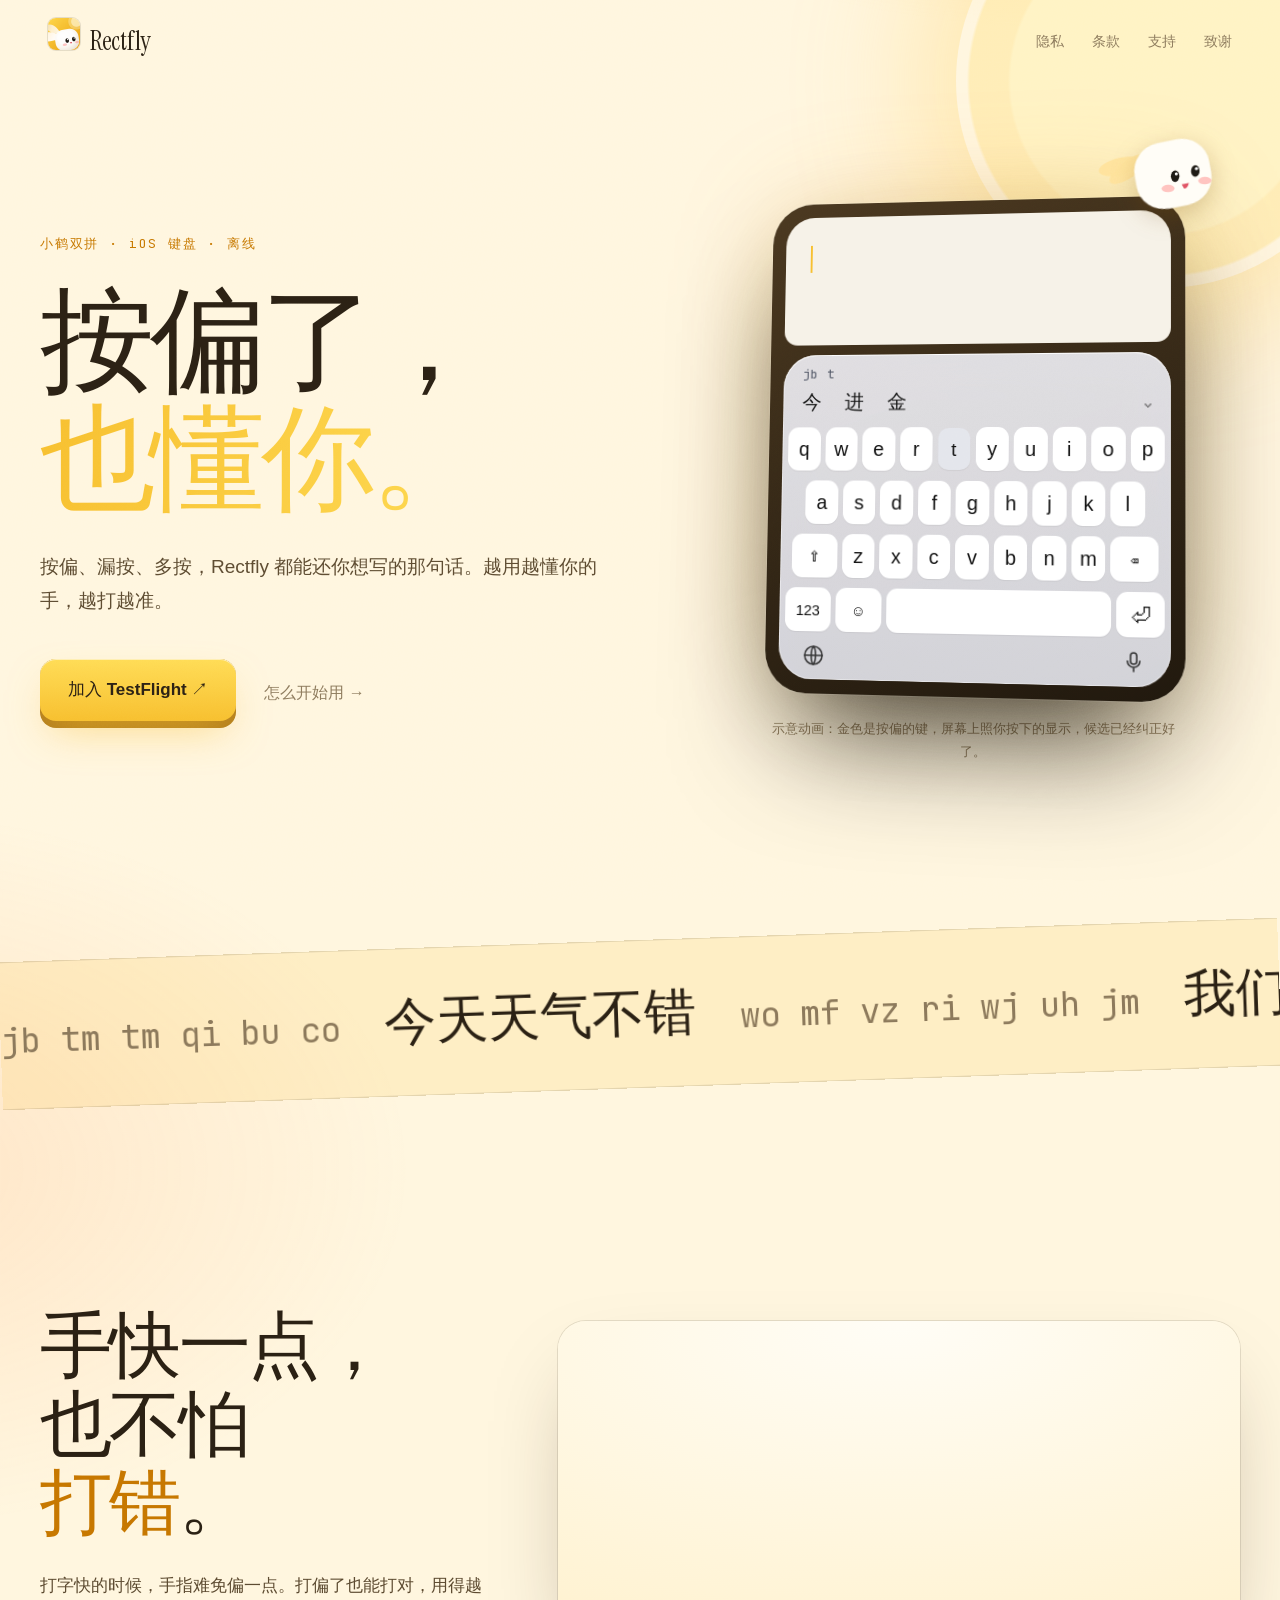
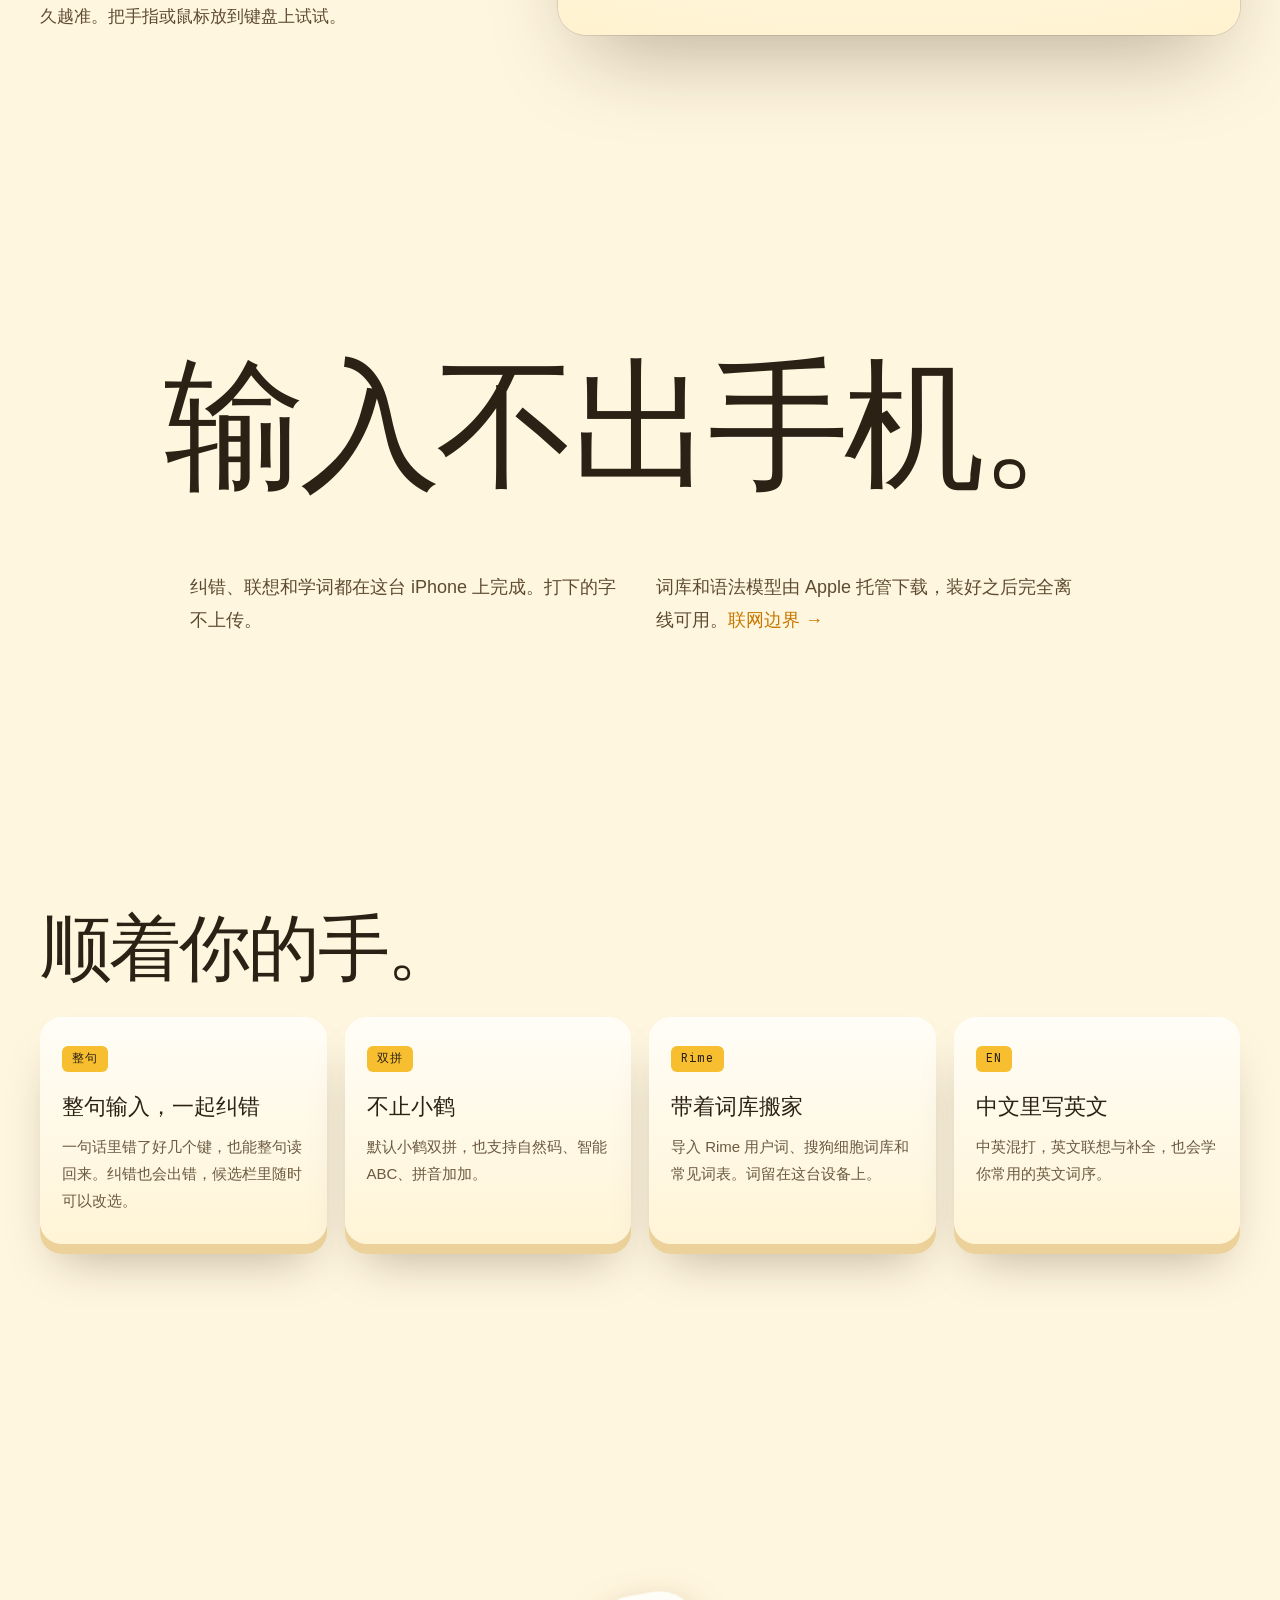
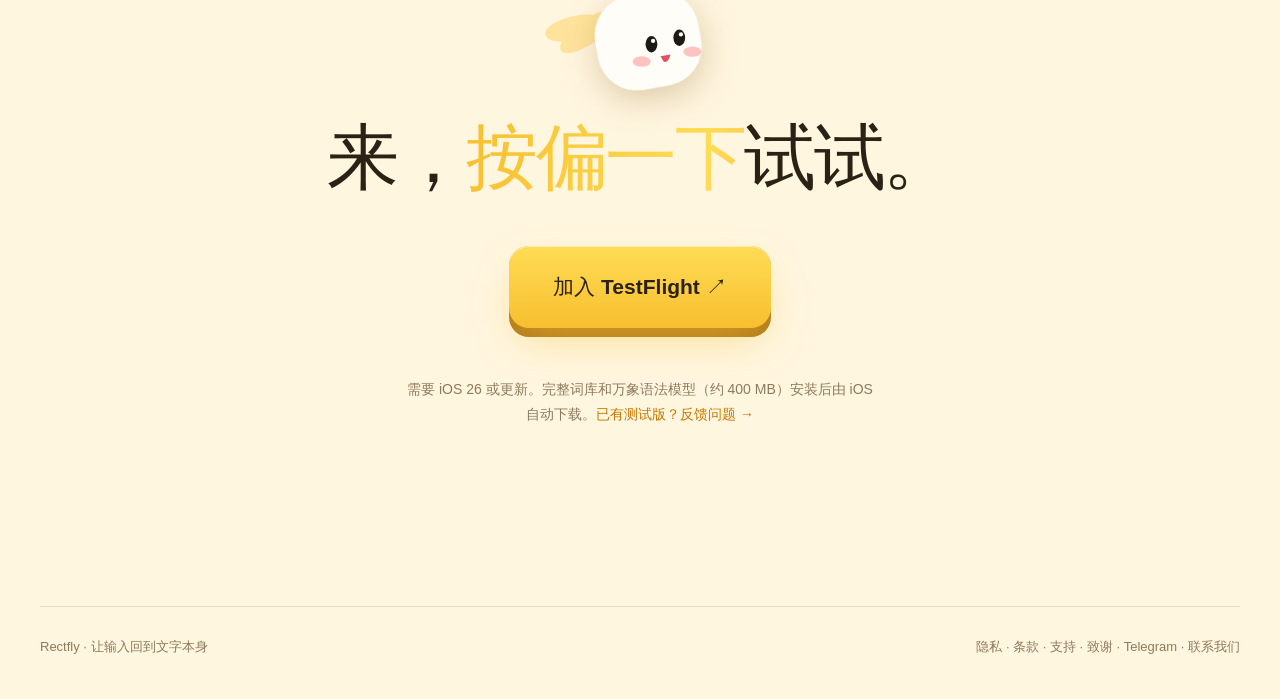
<file: index.html>
<!doctype html>
<html lang="zh-CN">
<head>
  <meta charset="utf-8">
  <meta name="viewport" content="width=device-width, initial-scale=1">
  <meta name="color-scheme" content="light dark">
  <meta name="theme-color" content="#fff6df" media="(prefers-color-scheme: light)">
  <meta name="theme-color" content="#0b0f1a" media="(prefers-color-scheme: dark)">
  <meta name="description" content="Rectfly 是一款离线运行的 iOS 双拼键盘：按偏了也能读懂你，整句纠错，Rime 用户词库导入，中英混打。">
  <meta name="referrer" content="no-referrer">
  <title>Rectfly — 按偏了，也懂你</title>
  <link rel="icon" type="image/png" href="assets/app-icon.png" media="(prefers-color-scheme: light)">
  <link rel="icon" type="image/png" href="assets/app-icon-dark.png" media="(prefers-color-scheme: dark)">
  <link rel="apple-touch-icon" href="assets/app-icon.png">
  <link rel="stylesheet" href="home.css">
</head>
<body>
  <a class="skip" href="#main">跳到正文</a>
  <svg class="grain" aria-hidden="true"><filter id="grain"><feTurbulence type="fractalNoise" baseFrequency=".8" numOctaves="3" stitchTiles="stitch"/><feColorMatrix values="0 0 0 0 1  0 0 0 0 1  0 0 0 0 1  0 0 0 .07 0"/></filter><rect width="100%" height="100%" filter="url(#grain)"/></svg>
  <canvas id="taps" aria-hidden="true"></canvas>
  <div class="sky" aria-hidden="true"><div class="sun"></div><div class="stars" id="stars"></div></div>

  <header class="top">
    <a class="brand" href="index.html" aria-label="Rectfly 首页"><picture><source srcset="assets/app-icon-dark.png" media="(prefers-color-scheme: dark)"><img src="assets/app-icon.png" width="32" height="32" alt=""></picture>Rectfly</a>
    <nav aria-label="主导航"><a href="privacy.html">隐私</a><a href="terms.html">条款</a><a href="support.html">支持</a><a href="attributions.html">致谢</a></nav>
  </header>

  <main id="main" tabindex="-1">
    <section class="hero" aria-labelledby="hero-title">
      <div class="hero-copy">
        <p class="kicker reveal" style="--d:0">小鹤双拼 · iOS 键盘 · 离线</p>
        <h1 id="hero-title" class="reveal" style="--d:1"><span class="line">按偏了，</span><span class="line accent-line">也懂你。</span></h1>
        <p class="lede reveal" style="--d:2">按偏、漏按、多按，Rectfly 都能还你想写的那句话。越用越懂你的手，越打越准。</p>
        <div class="cta-row reveal" style="--d:3">
          <a class="keycap-btn" href="https://testflight.apple.com/join/un67VMZe"><span class="cap">加入 TestFlight<span aria-hidden="true"> ↗</span></span></a>
          <a class="ghost" href="support.html">怎么开始用 →</a>
        </div>
      </div>

      <figure class="demo reveal" style="--d:2" aria-label="演示：按偏的键被纠正成正确的句子">
        <div class="phone">
          <svg class="mascot perched" viewBox="-6 6 110 92" aria-hidden="true">
  <g class="ears">
    <ellipse class="ear ear-a" cx="24" cy="25.5" rx="20" ry="7.5" transform="rotate(-35 24 26)"/>
    <ellipse class="ear ear-b" cx="18" cy="44.5" rx="19" ry="7.5" transform="rotate(-12 18 44)"/>
  </g>
  <g class="bob">
    <rect class="body" x="22" y="32" width="64" height="58" rx="24" transform="rotate(-10 54 61)"/>
    <g class="face">
      <ellipse class="blush" cx="50" cy="73.5" rx="5.5" ry="3.2"/>
      <ellipse class="blush" cx="81" cy="67.5" rx="5.5" ry="3.2"/>
      <g class="eyes">
        <ellipse cx="56" cy="63" rx="3.6" ry="5"/><ellipse cx="73" cy="59" rx="3.6" ry="5"/>
        <circle class="glint" cx="57" cy="61" r="1.3"/><circle class="glint" cx="74" cy="57" r="1.3"/>
      </g>
      <path class="mouth" d="M61.5 70.3 L67.6 69.2 Q66.2 74.8 63.4 73.6 Z"/>
    </g>
  </g>
</svg>
          <div class="sheet"><p class="sheet-text" id="sheet"></p><span class="caret" aria-hidden="true"></span></div>
          <div class="kb" id="kb" aria-hidden="true">
            <div class="comp" id="comp"></div>
            <div class="cands" id="cands"><span class="ph">候选</span></div>
            <div class="rows" id="rows"></div>
          </div>
        </div>
        <figcaption>示意动画：金色是按偏的键，屏幕上照你按下的显示，候选已经纠正好了。</figcaption>
      </figure>
    </section>

    <section class="marquee" aria-hidden="true">
      <div class="track">
        <span>jb tm tm qi bu co</span><i>今天天气不错</i><span>wo mf vz ri wj uh jm</span><i>我们周日晚上见</i><span>ni hc ui jp</span><i>你好世界</i><span>xm zl kl ui</span><i>现在开始</i>
        <span>jb tm tm qi bu co</span><i>今天天气不错</i><span>wo mf vz ri wj uh jm</span><i>我们周日晚上见</i><span>ni hc ui jp</span><i>你好世界</i><span>xm zl kl ui</span><i>现在开始</i>
      </div>
    </section>

    <section class="cloud-sec" aria-labelledby="cloud-title">
      <div class="cloud-copy">
        <h2 id="cloud-title" class="reveal">手快一点，<br>也不怕<br><em>打错</em>。</h2>
        <p class="reveal" style="--d:1">打字快的时候，手指难免偏一点。打偏了也能打对，用得越久越准。把手指或鼠标放到键盘上试试。</p>
      </div>
      <div class="cloud-stage reveal" style="--d:1"><canvas id="cloud" aria-label="键盘示意：放上手指或鼠标试试"></canvas></div>
    </section>

    <section class="offline" aria-labelledby="offline-title">
      <h2 id="offline-title" class="split">输入不出手机。</h2>
      <div class="offline-grid">
        <p class="reveal">纠错、联想和学词都在这台 iPhone 上完成。打下的字不上传。</p>
        <p class="reveal" style="--d:1">词库和语法模型由 Apple 托管下载，装好之后完全离线可用。<a href="privacy.html#network">联网边界 →</a></p>
      </div>
    </section>

    <section class="caps" aria-labelledby="caps-title">
      <h2 id="caps-title" class="reveal">顺着你的手。</h2>
      <div class="cap-grid">
        <article class="feature-cap reveal" style="--d:0"><span class="legend">整句</span><h3>整句输入，一起纠错</h3><p>一句话里错了好几个键，也能整句读回来。纠错也会出错，候选栏里随时可以改选。</p></article>
        <article class="feature-cap reveal" style="--d:1"><span class="legend">双拼</span><h3>不止小鹤</h3><p>默认小鹤双拼，也支持自然码、智能 ABC、拼音加加。</p></article>
        <article class="feature-cap reveal" style="--d:2"><span class="legend">Rime</span><h3>带着词库搬家</h3><p>导入 Rime 用户词、搜狗细胞词库和常见词表。词留在这台设备上。</p></article>
        <article class="feature-cap reveal" style="--d:3"><span class="legend">EN</span><h3>中文里写英文</h3><p>中英混打，英文联想与补全，也会学你常用的英文词序。</p></article>
      </div>
    </section>

    <section class="final" aria-labelledby="final-title">
      <div class="final-mascot reveal"><svg class="mascot wave" viewBox="-6 6 110 92" aria-hidden="true">
  <g class="ears">
    <ellipse class="ear ear-a" cx="24" cy="25.5" rx="20" ry="7.5" transform="rotate(-35 24 26)"/>
    <ellipse class="ear ear-b" cx="18" cy="44.5" rx="19" ry="7.5" transform="rotate(-12 18 44)"/>
  </g>
  <g class="bob">
    <rect class="body" x="22" y="32" width="64" height="58" rx="24" transform="rotate(-10 54 61)"/>
    <g class="face">
      <ellipse class="blush" cx="50" cy="73.5" rx="5.5" ry="3.2"/>
      <ellipse class="blush" cx="81" cy="67.5" rx="5.5" ry="3.2"/>
      <g class="eyes">
        <ellipse cx="56" cy="63" rx="3.6" ry="5"/><ellipse cx="73" cy="59" rx="3.6" ry="5"/>
        <circle class="glint" cx="57" cy="61" r="1.3"/><circle class="glint" cx="74" cy="57" r="1.3"/>
      </g>
      <path class="mouth" d="M61.5 70.3 L67.6 69.2 Q66.2 74.8 63.4 73.6 Z"/>
    </g>
  </g>
</svg></div>
      <h2 id="final-title" class="reveal">来，<span class="accent-line">按偏一下</span>试试。</h2>
      <a class="keycap-btn big reveal" style="--d:1" href="https://testflight.apple.com/join/un67VMZe"><span class="cap">加入 TestFlight<span aria-hidden="true"> ↗</span></span></a>
      <p class="fine reveal" style="--d:2">需要 iOS 26 或更新。完整词库和万象语法模型（约 400 MB）安装后由 iOS 自动下载。<a href="support.html#feedback">已有测试版？反馈问题 →</a></p>
    </section>
  </main>

  <footer class="foot">
    <p>Rectfly · 让输入回到文字本身</p>
    <p><a href="privacy.html">隐私</a> · <a href="terms.html">条款</a> · <a href="support.html">支持</a> · <a href="attributions.html">致谢</a> · <a href="https://t.me/rectfly">Telegram</a> · <a href="mailto:rectfly@fastmail.com">联系我们</a></p>
  </footer>
  <script src="home.js" defer></script>
</body>
</html>
</file>
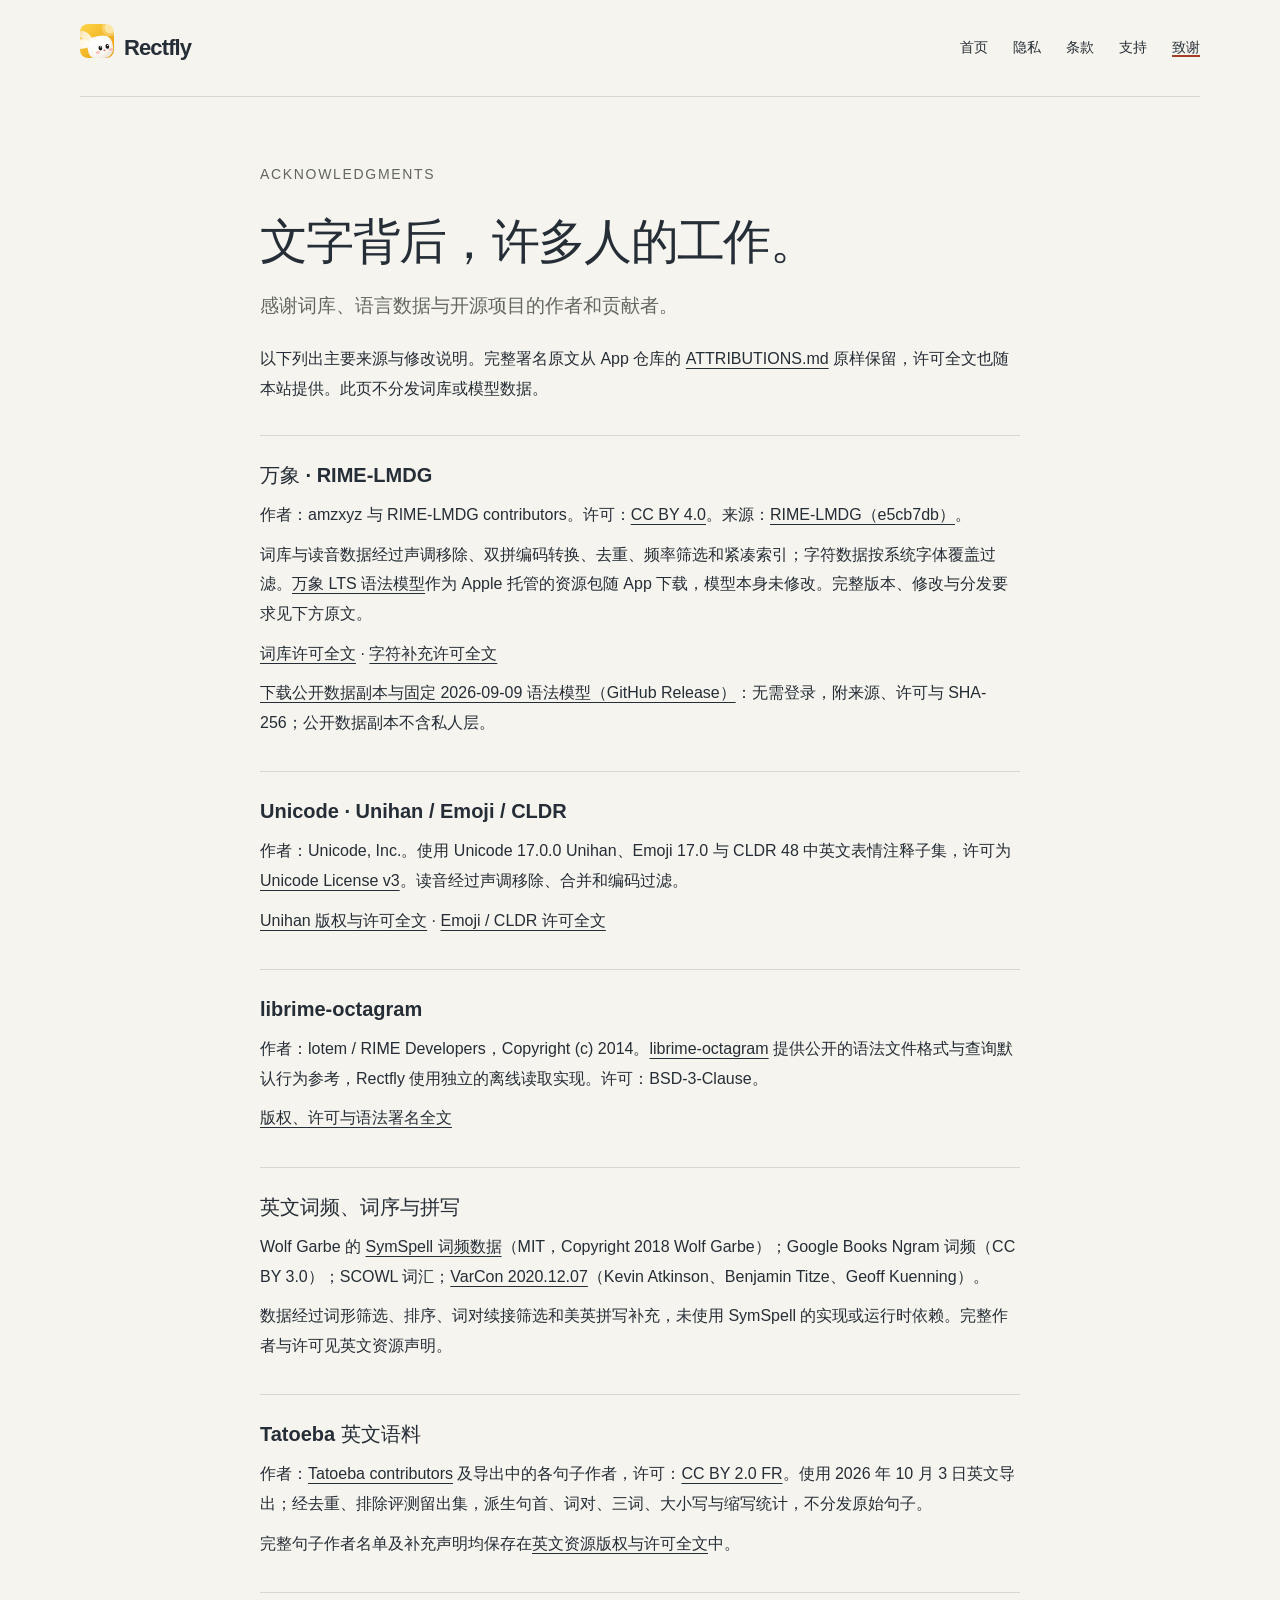
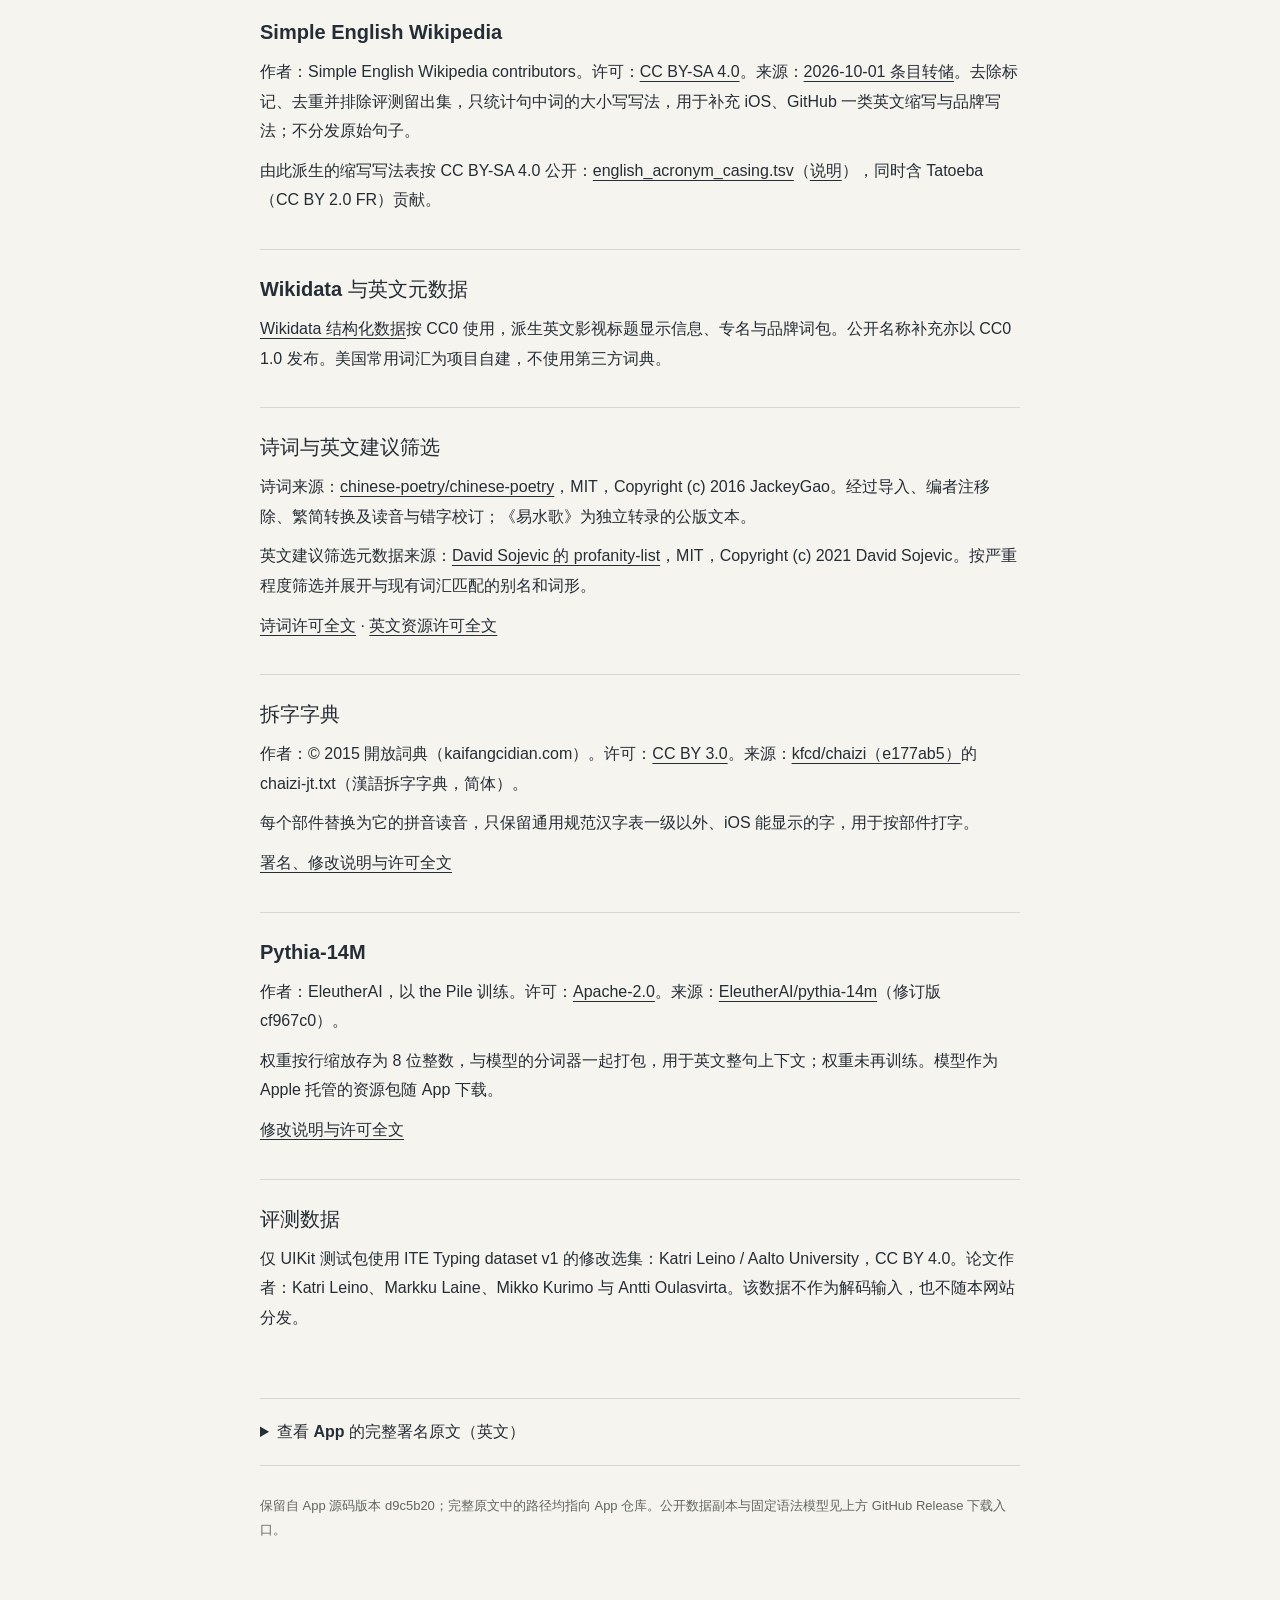
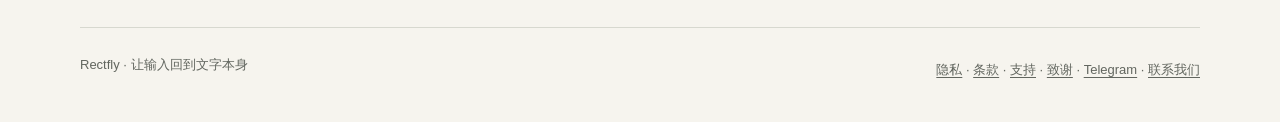
<file: attributions.html>
<!doctype html>
<html lang="zh-CN">
<head>
  <meta charset="utf-8">
  <meta name="viewport" content="width=device-width, initial-scale=1">
  <meta name="color-scheme" content="light dark">
  <meta name="description" content="Rectfly 使用的万象、Unicode、英文语言资源与诗词数据的来源、作者、许可和修改说明。">
  <meta name="referrer" content="no-referrer">
  <title>致谢与许可 — Rectfly</title>
  <link rel="icon" type="image/png" href="assets/app-icon.png" media="(prefers-color-scheme: light)">
  <link rel="icon" type="image/png" href="assets/app-icon-dark.png" media="(prefers-color-scheme: dark)">
  <link rel="apple-touch-icon" href="assets/app-icon.png">
  <link rel="stylesheet" href="styles.css">
</head>
<body>
  <a class="skip" href="#main">跳到正文</a>
  <div class="wrap">
    <header class="site-header">
      <a class="brand" href="index.html" aria-label="Rectfly 首页"><picture><source srcset="assets/app-icon-dark.png" media="(prefers-color-scheme: dark)"><img src="assets/app-icon.png" width="34" height="34" alt=""></picture>Rectfly</a>
      <nav aria-label="主导航"><a href="index.html">首页</a><a href="privacy.html">隐私</a><a href="terms.html">条款</a><a href="support.html">支持</a><a href="attributions.html" aria-current="page">致谢</a></nav>
    </header>
    <main id="main" tabindex="-1" class="document">
      <p class="eyebrow">ACKNOWLEDGMENTS</p>
      <h1>文字背后，许多人的工作。</h1>
      <p class="lead">感谢词库、语言数据与开源项目的作者和贡献者。</p>
      <p>以下列出主要来源与修改说明。完整署名原文从 App 仓库的 <a href="ATTRIBUTIONS.md">ATTRIBUTIONS.md</a> 原样保留，许可全文也随本站提供。此页不分发词库或模型数据。</p>
      <div class="credits-list">
        <article><h2>万象 · RIME-LMDG</h2><p>作者：amzxyz 与 RIME-LMDG contributors。许可：<a href="https://creativecommons.org/licenses/by/4.0/">CC BY 4.0</a>。来源：<a href="https://github.com/amzxyz/RIME-LMDG/tree/e5cb7db">RIME-LMDG（e5cb7db）</a>。</p><p>词库与读音数据经过声调移除、双拼编码转换、去重、频率筛选和紧凑索引；字符数据按系统字体覆盖过滤。<a href="https://github.com/amzxyz/rime-wanxiang-data/releases/tag/LTS">万象 LTS 语法模型</a>作为 Apple 托管的资源包随 App 下载，模型本身未修改。完整版本、修改与分发要求见下方原文。</p><p><a href="assets/licenses/Wanxiang-LICENSE.txt">词库许可全文</a> · <a href="assets/licenses/Character-Wanxiang-LICENSE.txt">字符补充许可全文</a></p><p><a href="https://github.com/ann61c/rectfly-site/releases/tag/data-wanxiang-20260909">下载公开数据副本与固定 2026-09-09 语法模型（GitHub Release）</a>：无需登录，附来源、许可与 SHA-256；公开数据副本不含私人层。</p></article>
        <article><h2>Unicode · Unihan / Emoji / CLDR</h2><p>作者：Unicode, Inc.。使用 Unicode 17.0.0 Unihan、Emoji 17.0 与 CLDR 48 中英文表情注释子集，许可为 <a href="https://www.unicode.org/license.txt">Unicode License v3</a>。读音经过声调移除、合并和编码过滤。</p><p><a href="assets/licenses/Unicode-LICENSE.txt">Unihan 版权与许可全文</a> · <a href="assets/licenses/Emoji-LICENSE.txt">Emoji / CLDR 许可全文</a></p></article>
        <article><h2>librime-octagram</h2><p>作者：lotem / RIME Developers，Copyright (c) 2014。<a href="https://github.com/lotem/librime-octagram">librime-octagram</a> 提供公开的语法文件格式与查询默认行为参考，Rectfly 使用独立的离线读取实现。许可：BSD-3-Clause。</p><p><a href="assets/licenses/Octagram-LICENSE.txt">版权、许可与语法署名全文</a></p></article>
        <article><h2>英文词频、词序与拼写</h2><p>Wolf Garbe 的 <a href="https://github.com/wolfgarbe/SymSpell/tree/c239062ae02961df18ab7da1671d01b4388204e0">SymSpell 词频数据</a>（MIT，Copyright 2018 Wolf Garbe）；Google Books Ngram 词频（CC BY 3.0）；SCOWL 词汇；<a href="https://wordlist.aspell.net/varcon-readme/">VarCon 2020.12.07</a>（Kevin Atkinson、Benjamin Titze、Geoff Kuenning）。</p><p>数据经过词形筛选、排序、词对续接筛选和美英拼写补充，未使用 SymSpell 的实现或运行时依赖。完整作者与许可见英文资源声明。</p></article>
        <article><h2>Tatoeba 英文语料</h2><p>作者：<a href="https://tatoeba.org/en/downloads">Tatoeba contributors</a> 及导出中的各句子作者，许可：<a href="https://creativecommons.org/licenses/by/2.0/fr/">CC BY 2.0 FR</a>。使用 2026 年 10 月 3 日英文导出；经去重、排除评测留出集，派生句首、词对、三词、大小写与缩写统计，不分发原始句子。</p><p>完整句子作者名单及补充声明均保存在<a href="assets/licenses/English-LICENSE.txt">英文资源版权与许可全文</a>中。</p></article>
        <article><h2>Simple English Wikipedia</h2><p>作者：Simple English Wikipedia contributors。许可：<a href="https://creativecommons.org/licenses/by-sa/4.0/">CC BY-SA 4.0</a>。来源：<a href="https://dumps.wikimedia.org/simplewiki/20261001/">2026-10-01 条目转储</a>。去除标记、去重并排除评测留出集，只统计句中词的大小写写法，用于补充 iOS、GitHub 一类英文缩写与品牌写法；不分发原始句子。</p><p>由此派生的缩写写法表按 CC BY-SA 4.0 公开：<a href="assets/data/english_acronym_casing.tsv">english_acronym_casing.tsv</a>（<a href="assets/data/README.txt">说明</a>），同时含 Tatoeba（CC BY 2.0 FR）贡献。</p></article>
        <article><h2>Wikidata 与英文元数据</h2><p><a href="https://www.wikidata.org/wiki/Wikidata:Licensing">Wikidata 结构化数据</a>按 CC0 使用，派生英文影视标题显示信息、专名与品牌词包。公开名称补充亦以 CC0 1.0 发布。美国常用词汇为项目自建，不使用第三方词典。</p></article>
        <article><h2>诗词与英文建议筛选</h2><p>诗词来源：<a href="https://github.com/chinese-poetry/chinese-poetry/tree/b8594f81a89752241442f2ce267d6f66f96704ee">chinese-poetry/chinese-poetry</a>，MIT，Copyright (c) 2016 JackeyGao。经过导入、编者注移除、繁简转换及读音与错字校订；《易水歌》为独立转录的公版文本。</p><p>英文建议筛选元数据来源：<a href="https://github.com/dsojevic/profanity-list/tree/c27924319aa9bd6f917e3782b4f4b6604a50b652">David Sojevic 的 profanity-list</a>，MIT，Copyright (c) 2021 David Sojevic。按严重程度筛选并展开与现有词汇匹配的别名和词形。</p><p><a href="assets/licenses/Poetry-LICENSE.txt">诗词许可全文</a> · <a href="assets/licenses/English-LICENSE.txt">英文资源许可全文</a></p></article>
        <article><h2>拆字字典</h2><p>作者：© 2015 開放詞典（kaifangcidian.com）。许可：<a href="https://creativecommons.org/licenses/by/3.0/">CC BY 3.0</a>。来源：<a href="https://github.com/kfcd/chaizi/tree/e177ab54ce4edf255315a60593ffecbd8167e96b">kfcd/chaizi（e177ab5）</a>的 chaizi-jt.txt（漢語拆字字典，简体）。</p><p>每个部件替换为它的拼音读音，只保留通用规范汉字表一级以外、iOS 能显示的字，用于按部件打字。</p><p><a href="assets/licenses/Chaizi-LICENSE.txt">署名、修改说明与许可全文</a></p></article>
        <article><h2>Pythia-14M</h2><p>作者：EleutherAI，以 the Pile 训练。许可：<a href="https://www.apache.org/licenses/LICENSE-2.0">Apache-2.0</a>。来源：<a href="https://huggingface.co/EleutherAI/pythia-14m">EleutherAI/pythia-14m</a>（修订版 cf967c0）。</p><p>权重按行缩放存为 8 位整数，与模型的分词器一起打包，用于英文整句上下文；权重未再训练。模型作为 Apple 托管的资源包随 App 下载。</p><p><a href="assets/licenses/Pythia-LICENSE.txt">修改说明与许可全文</a></p></article>
        <article><h2>评测数据</h2><p>仅 UIKit 测试包使用 ITE Typing dataset v1 的修改选集：Katri Leino / Aalto University，CC BY 4.0。论文作者：Katri Leino、Markku Laine、Mikko Kurimo 与 Antti Oulasvirta。该数据不作为解码输入，也不随本网站分发。</p></article>
      </div>
      <details><summary>查看 App 的完整署名原文（英文）</summary><pre lang="en"># Attributions

## Unicode Unihan character readings

- Author: Unicode, Inc.
- Source: https://www.unicode.org/Public/17.0.0/ucd/Unihan.zip (Unicode 17.0.0)
- License: Unicode License v3 (Unicode-3.0), https://www.unicode.org/license.txt

`Data/CharacterSource` retains the pinned kTGH, kMandarin, kHanyuPinyin,
kTGHZ2013 and kXHC1983 property values and source hashes. The independent
`Tools/BuildLexicon/build_characters.py` strips tone marks, merges all readings
and omits compatibility duplicates and syllabic readings that the existing
Xiaohe codec cannot encode. Common dictionary readings for these characters
are retained from the existing Rectfly source and amzxyz’s CC-BY-4.0 RIME-LMDG
`zi.dict.yaml`, commit `5568f955750ca4b58deaafd4a18e2c6cf62562c9`. The exact
reading supplement, upstream hash and CC-BY license are in `CharacterSource`. It produces `characters.tsv` and the
shared, mapped `characters.rflx`, ordered by the Wanxiang weights described below
and filtered by iOS system-font coverage. This source uses no Gboard or rime-ice data.
The full copyright and permission notice is bundled in `Unicode-LICENSE.txt`
in both targets and displayed in the App’s 致谢 page.


## Wanxiang high-frequency core and exact-only cold words

- Authors: amzxyz and RIME-LMDG contributors.
- Optional exact-code packs: mingren, diming, renming, shici, wuzhong, yaopin,
  yixue, huaxue, duoyin, cuoyin, fangyan, taifeng and yiren, all from full commit
  `e5cb7dbebeacb5ddad63289640940105ef32cf45`. Per-file download and derived-data
  SHA256 values are in `Data/WordSource/source.json`; used copies in `Data/WordSource/Packs`.
  Missing source frequencies use 1; the core/cold frequency units are unchanged.
  Abbreviation/T9 tables and mixed-script input rules are not included.
- Source: https://github.com/amzxyz/RIME-LMDG/tree/e5cb7db
- License: CC BY 4.0, https://creativecommons.org/licenses/by/4.0/.
- Changes: tone removal, Xiaohe canonicalization, word/pronunciation deduplication
  by source maximum, omission of malformed/unencodable rows, frequency selection
  for the core and compact exact-code indexing for cold words. No frequency
  rescaling or extra coefficients.
- Public, unencrypted used-data copy: `Data/WordSource/wanxiang-used.tsv`.
  [Download the public copy](https://github.com/ann61c/rectfly-site/releases/download/data-wanxiang-20260909/wanxiang-used-e5cb7db.tar.gz).
  `Data/Wanxiang-LICENSE.txt` is bundled/displayed. A public source copy is not
  an ETM exemption; release requires the channel checks in `Data/WordSource/README.md`.
- Owner userdb records are a separate imported private layer, not in this copy.
- Release attachment: `wanxiang-used-e5cb7db.tar.gz`, built and byte-verified by
  `Tools/BuildLexicon/package_wanxiang_source.py`. Publish it as a separately
  downloadable, unauthenticated release asset. If this source repository or its
  releases are private, publish the attachment on a public release mirror before
  distributing the App. See `Data/WordSource/README.md` for the release procedure.

## wanxiang RIME-LMDG (dictionaries + grammar model)

- Author: amzxyz
- License: CC-BY-4.0
- URL: https://github.com/amzxyz/RIME-LMDG

`Data/CharacterSource/wanxiang-zi.dict.yaml` preserves the character dictionary
from commit `e5cb7db` (amzxyz, CC BY 4.0). The derived `characters.tsv` and
`characters.rflx` remove tone marks, convert readings to Flypy codes, merge
same-character/same-code weights by maximum, and exclude characters without
iOS 26.5 system-font glyphs. Missing weights are zero; supplied weights are unchanged.
The full license is in `Data/CharacterSource/Wanxiang-LICENSE.txt`.

The grammar model, shipped as an Apple-hosted asset pack, is the unchanged
September 9, 2026 `wanxiang-lts-zh-hans.gram` from
[amzxyz/rime-wanxiang-data LTS](https://github.com/amzxyz/rime-wanxiang-data/releases/tag/LTS).
It has 420,339,756 bytes and SHA-256
`1eb651288b117e68374110b32796346e128be790e994559cb7c1e3b0fd63029d`.
The pinned fallback `wanxiang-lts-20260909.gram` is the unchanged September 9, 2026 LTS
model (asset 552602424; 420,339,756 bytes; SHA-256
`1eb651288b117e68374110b32796346e128be790e994559cb7c1e3b0fd63029d`).
The App downloads the upstream asset (or pinned `ann61c/rectfly-site` fallback) into the App Group;
the keyboard and App preview map that same file. It is not bundled. Attribution and the CC BY 4.0 license link are included in both bundles'
`Octagram-LICENSE.txt`.

## librime-octagram (grammar format and query defaults)

- Author: lotem
- License: BSD-3-Clause
- URL: https://github.com/lotem/librime-octagram

The plugin's source (`gram_db.h`, `gram_db.cc`) documents the on-disk gram
format (Rime MappedFile header + darts-clone double-array trie). The offline
extractor and Swift runtime reader implement that published layout.
`Shared/OctagramLanguageModel.swift` adapts the basic-Han, non-rear word-query
defaults from commit `bfb168ca33d8b372596fdf2007933f3da1cf360e`.
Copyright (c) 2014, RIME Developers. The full BSD-3-Clause license is retained
in `Data/Octagram-LICENSE.txt` and included in the App and keyboard bundles.

## English frequency dictionary

`Data/english_words.tsv` derives from Wolf Garbe's SymSpell frequency dictionary,
revision `c239062ae02961df18ab7da1671d01b4388204e0`, filtered to ASCII letters and
apostrophes and sorted by word. The upstream truncated `you'v` is corrected to
`you've`; original frequencies are unchanged.

- Source: https://github.com/wolfgarbe/SymSpell/blob/c239062ae02961df18ab7da1671d01b4388204e0/SymSpell/frequency_dictionary_en_82_765.txt
- SymSpell: MIT, copyright 2018 Wolf Garbe.
- Google Books Ngram frequencies: CC BY 3.0, https://creativecommons.org/licenses/by/3.0/.
- SCOWL vocabulary: https://wordlist.aspell.net/scowl_v1-readme/.
- Required notices are bundled in `Data/English-LICENSE.txt` in both targets.
- Rebuild: `Tools/BuildLexicon/build_english.py`; pinned source and output SHA-256
  values are checked. No SymSpell implementation or runtime dependency is used.

## English word-pair frequencies

`Data/english_bigrams.tsv` derives from the same pinned SymSpell distribution's
`frequency_bigramdictionary_en_243_342.txt` (MIT repository license retained in
`English-LICENSE.txt`). Both words must occur in the bundled English vocabulary;
only the eight highest-frequency continuations per preceding word are retained.
Counts are unchanged; ties use alphabetical order.

`Data/english_context.bin` retains all 242,342 vocabulary-matched pairs from
that same source for spelling-candidate ranking. Its 80-byte header records
format version, vocabulary hash and row count; sorted 16-byte little-endian
records contain a pair of vocabulary IDs packed into a 64-bit key and the
unchanged 64-bit count. It contains no additional corpus or learned user data.
SHA-256: `3fa9d6d400d29dd770f35bc60fd14f9cd66b711e6c6ab8c6f76d0dd1f6d0cb15`.

- Source: https://github.com/wolfgarbe/SymSpell/blob/c239062ae02961df18ab7da1671d01b4388204e0/SymSpell/frequency_bigramdictionary_en_243_342.txt
- Source SHA-256: `fd892a160184101dd7ae807ac5a302d01fcea1c47304181a8ed7ed9c94545bcd`.
- Rebuild with `build_english.py --bigrams-source PATH`; source/output hashes
  and 64,097 retained rows are checked.

This is a separate word-pair table; the unigram corpus description above is
not evidence that the word-pair counts came from that same corpus.

## English regional spelling variants



`Data/english_variants.tsv` is a modified subset of [VarCon 2020.12.07](https://wordlist.aspell.net/varcon-readme/),
pinned to en-wl/wordlist revision `b22230cc5250887737fdefe9ca4c9d9d01230eaa`.
It adds 875 missing preferred/equal American and British spellings from verified
clusters through SCOWL level 60. Archaic usage rows and rare/improper variant
tags are excluded. Each spelling maps to an already covered form; when several
forms are covered, the highest existing frequency wins, with alphabetical ties.

The runtime borrows that form's frequency prior and context evidence. These are
not independently measured counts for the added spelling. The original vocabulary
and context resource remain byte-for-byte unchanged, including their word IDs.

- Source: https://github.com/en-wl/wordlist/blob/b22230cc5250887737fdefe9ca4c9d9d01230eaa/varcon/varcon.txt
- Source SHA-256: `75af63da46ec12d7eb14b9f1ba8d3898d484dd6872755b73c921b215875a3629`.
- Output: 18,631 bytes; SHA-256 `36f5a606d2ef2aa53030363814752c8793fdd36f5c334f3222c375bd24dba615`.
- Kevin Atkinson, Benjamin Titze and Geoff Kuenning notices are retained in the
  App and extension's `English-LICENSE.txt`. VarCon is an archived source; it is
  not presented as the current ESDB dataset.
- Rebuild: `Tools/BuildLexicon/build_english.py SOURCE --variants-source VARCON_SOURCE`.

## English sentence starters and modern word continuations

- Authors: Tatoeba contributors; all named sentence owners from the export are
  listed in `Data/English-LICENSE.txt`, bundled in both the App and keyboard.
- Source and export license: https://tatoeba.org/en/downloads
- Snapshot: complete English detailed export, October 3, 2026,
  https://downloads.tatoeba.org/exports/per_language/eng/eng_sentences_detailed.tsv.bz2
- License: CC BY 2.0 FR, https://creativecommons.org/licenses/by/2.0/fr/
- Modified: deduplicated sentences, removed a disjoint 10% evaluation holdout,
  extracted and bounded sentence-start, word-pair and three-word counts;
  sentence texts are not distributed. The derived tables are
  `Data/english_starters.tsv`, `english_prose_pairs.tsv` and
  `english_prose_trigrams.tsv`.
- Offline rebuild: `Tools/BuildLexicon/build_english_prose.py`; the compressed
  source SHA-256 is pinned in the script. App Settings → About → Acknowledgments
  exposes this attribution, license link, modifications and complete notices.

## English recorded word evaluation

`RectflyUIKitTests/Fixtures/ITE` contains modified, selected records from
[ITE Typing dataset v1](https://zenodo.org/records/12528163), published by
Katri Leino / Aalto University under [CC BY 4.0](RectflyUIKitTests/Fixtures/ITE/LICENSE).
Authors of the accompanying 2024 article: Katri Leino, Markku Laine, Mikko Kurimo
and Antti Oulasvirta. The fixture README and manifest record selection, provenance
and limitations. The data is included only in the UIKit test bundle; reference
words and other keyboards' outputs are evaluation labels, never decoder input.
## Emoji and annotations

The keyboard bundles Unicode Emoji 17.0 fully-qualified data and an emoji-only
subset of CLDR 48 Chinese/English annotations, under Unicode License v3.
Sources, rebuild instructions and the complete license are in
[`Data/Emoji/README.md`](Data/Emoji/README.md) and
[`Data/Emoji/UNICODE-LICENSE.txt`](Data/Emoji/UNICODE-LICENSE.txt).

## English screen-title display metadata

`Data/english_screen_titles.tsv` is separate display metadata derived from the
public [Wikidata Query Service](https://query.wikidata.org/) (2026-10-07 UTC).
It retains 1,362 existing vocabulary words that are single-word film/television
titles with at least 20 sitelinks. It adds no words or private user data.
Wikidata structured data is [CC0](https://www.wikidata.org/wiki/Wikidata:Licensing).
The pinned snapshot, exact query, source IDs, SHA-256 values and offline builder
are documented in `Tools/BuildLexicon/EnglishScreenTitles/README.md`.

## English proper names

`Data/english_names.rfen` uses Wikidata structured data under
[CC0 1.0](https://creativecommons.org/publicdomain/zero/1.0/), pinned to the
2026-10-08 query snapshot, the fixed 2026-10-14 technology query,
2026-10-15 subclass coverage, and 2026-10-22 app/website/software/brand query.
The last query prefers English labels and falls back to Wikidata multilingual
(`mul`) labels. All snapshots contain structured data only. The
project-authored public-name supplement is also released under CC0 1.0; it
contains names only, with no user input context. See
[the source and build manifest](Tools/BuildLexicon/EnglishNames/README.md).

## American vocabulary

`Data/english_us.tsv` and `Data/english_us.rfen` are project-authored vocabulary,
curated for the owner’s Rime configuration (`en_us.dict.yaml`, 2026-09-19).
The 480 entries cover chain brands, stores, banks, insurers, government
abbreviations and place names. Display spelling, punctuation and explicit
input codes are preserved; no third-party dictionary is used.
Rebuild with `python3 Tools/BuildLexicon/build_english_us.py`.

## Poetry next-line pack

`Data/poetry.rfpo` contains 823 ancient works (all 822 source records plus 易水歌) and 24,410 adjacent
clause mappings. The source revision, original SHA-256 checksums, inclusion rules,
reviewed readings and build instructions are in [the manifest](Tools/BuildLexicon/Poetry/sources.json)
and [documentation](docs/poetry-pack.md). Only ancient body text, titles and
authors are retained. Changes: full-corpus import, editorial-note removal, traditional to
simplified conversion, reviewed pinyin and the documented 洒→酒 typo correction.
The independently transcribed public-domain 《易水歌》 is from 《史记·刺客列传》.
The 3-work test fixture remains separate from product resources.

Upstream: [chinese-poetry/chinese-poetry](https://github.com/chinese-poetry/chinese-poetry/tree/b8594f81a89752241442f2ce267d6f66f96704ee).
[MIT license at the pinned revision](https://github.com/chinese-poetry/chinese-poetry/blob/b8594f81a89752241442f2ce267d6f66f96704ee/LICENSE):

```text
The MIT License (MIT)

Copyright (c) 2016 JackeyGao

Permission is hereby granted, free of charge, to any person obtaining a copy
of this software and associated documentation files (the "Software"), to deal
in the Software without restriction, including without limitation the rights
to use, copy, modify, merge, publish, distribute, sublicense, and/or sell
copies of the Software, and to permit persons to whom the Software is
furnished to do so, subject to the following conditions:

The above copyright notice and this permission notice shall be included in
all copies or substantial portions of the Software.

THE SOFTWARE IS PROVIDED "AS IS", WITHOUT WARRANTY OF ANY KIND, EXPRESS OR
IMPLIED, INCLUDING BUT NOT LIMITED TO THE WARRANTIES OF MERCHANTABILITY,
FITNESS FOR A PARTICULAR PURPOSE AND NONINFRINGEMENT. IN NO EVENT SHALL THE
AUTHORS OR COPYRIGHT HOLDERS BE LIABLE FOR ANY CLAIM, DAMAGES OR OTHER
LIABILITY, WHETHER IN AN ACTION OF CONTRACT, TORT OR OTHERWISE, ARISING FROM,
OUT OF OR IN CONNECTION WITH THE SOFTWARE OR THE USE OR OTHER DEALINGS IN
THE SOFTWARE.
```

### English canonical casing

`Data/english_casing.tsv` and `Data/english_casing_context.tsv` derive case-form counts from the pinned Tatoeba
English detailed export (2026-10-03; byte-identical download on 2026-10-09),
under [CC BY 2.0 FR](https://creativecommons.org/licenses/by/2.0/fr/).
Source: &lt;https://downloads.tatoeba.org/exports/per_language/eng/eng_sentences_detailed.tsv.bz2&gt;.
Attribution: Tatoeba contributors; the full existing owner list and notices
remain in `Data/English-LICENSE.txt`. Deduplicated sentence-internal counts
exclude the same 10% holdout and are reduced to spellings/ambiguity flags and high-support previous-word pairs.
No source sentences are shipped. See `docs/ENGLISH_CASE.md` for the policy.

### English offensive-word admission

`Data/english_offensive.tsv` derives from David Sojevic's
[dsojevic/profanity-list](https://github.com/dsojevic/profanity-list), under MIT
(2021 David Sojevic; full notice in `Data/English-LICENSE.txt` and
`Tools/BuildLexicon/Offensive/LICENSE`).

- Commit: `c27924319aa9bd6f917e3782b4f4b6604a50b652`.
- Source: &lt;https://raw.githubusercontent.com/dsojevic/profanity-list/c27924319aa9bd6f917e3782b4f4b6604a50b652/en.json&gt;.
- Source SHA-256: `bcf8bfc09dd3f7480972cb041a4cba291a6ff16a6fbf29022d5d679e3c39502c`.
- Vocabulary SHA-256 (`Data/english_words.tsv`): `a91457abe5d196228c3f351239e98fe1cba1f206661c75c4075a972b363c5199`.
- Generated SHA-256: `5338b2b7190b6e82a4cb0fcb7620b6a084699bd27ada63b9cb52f8e2e02b377d`.
- Rebuild: `python3 Tools/BuildLexicon/build_english_offensive.py`.

The existing English source resources have no usable offensive-word flag.
This source provides severity metadata, unlike a flat blocklist. Apply the same
rule to every entry: retain upstream severity 2–4, exclude severity 1 (mild).
Of 434 source entries, 406 are retained and 28 excluded. Expand explicit aliases,
then materialize repeated-letter forms and common suffixes (`s/es/ed/ing/er/ers`)
only when present in the pinned existing English vocabulary, excluding each
entry's upstream exceptions from its expanded forms (`*` substitutes the matched
word). Explicit aliases remain intact. This removes 12 expanded forms, including
`spices`, `spiced`, `spicer`, `spicing`, `dicker`, `cocker` and `cockers`, and produces
756 unique whole words/phrases. Runtime matching uses whole tokens and phrases,
with punctuation (including straight/curly apostrophes) separating tokens, never
arbitrary substrings; `class`, `shell`, `Scunthorpe`, `cockpit` and `Dickinson`
remain available.

Ambiguity is not resolved by guessing intent or handpicking exceptions. Ordinary
or polysemous entries include `ass`, `bloody`, `Christ`, `hell`, `Jesus`, `snatch`,
`breasts`, `genitals`, `nipples`, `penis`, `rectum`, `semen`, `vagina` (excluded
by severity); `anal`, `bareback`, `bastard`, `bitch`, `chink`, `cock`, `collaring`,
`cornhole`, `Dick`, `domination`, `dyke`, `fag`, `fingering`, `grope`, `haji`,
`intercourse`, `jelly donut`, `lovemaking`, `nude`, `pansy`, `panties`, `pegging`,
`playboy`, `poof`, `rape`, `retard`, `scissoring`, `sex`, `shrimping`, `sissy`,
`skeet`, `snowballing`, `spastic`, `spunk`, `switch hitter`, `threesome`, `topless`,
`twink`, `vibrator`, `wet dream`, `xxx`, plus identity terms `cishet`, `enby`,
`transbian` (retained by the same severity rule). This is an admission policy for
unsolicited suggestions, not a judgment about a word or its speaker. Fully typed
literal text stays available unchanged, including its case.

All 28 excluded entry IDs: `anus`, `ass`, `bloody`, `bollocks`, `boob`, `breasts`, `bugger`, `christ`, `crap`, `damn`, `dingleberry`, `genitals`, `hell`, `jap`, `jesus`, `kraut`, `mayonnaise-monkey`, `nipples`, `penis`, `pubes`, `rectum`, `semen`, `snatch`, `sod-off`, `sodding`, `vagina`, `venus-mound`, `wog`.

Upstream severities are subjective; its README notes that many original entries
defaulted to severity 3. Consequently ordinary senses can lose suggestions, and
some offensive senses of mild entries remain. This finite resource also does not
cover every new spelling or phrase. The user-facing switch restores the original
candidate behavior completely. No ranking scores or evaluation scoring change.

## English acronym statistics

`Data/english_acronym_casing.tsv` derives from the
original Tatoeba English detailed export, retrieved 2026-10-16, under CC BY 2.0 FR
(https://creativecommons.org/licenses/by/2.0/fr/). Source:
https://downloads.tatoeba.org/exports/per_language/eng/eng_sentences_detailed.tsv.bz2
Compressed SHA-256: `1d8c40545b4af2c6531d1a8b64941fa9d0fa3ee5bcc11cb705c8d8c1fd930c84`.
It also derives from the Simple English Wikipedia article dump of 2026-10-01
(https://dumps.wikimedia.org/simplewiki/20261001/simplewiki-20261001-pages-articles.xml.bz2,
compressed SHA-256 `2db94ff149adbbaf88efecb8f510a549eaa2a82d59df6278a4af88e13c1b99bd`),
by Simple English Wikipedia contributors under CC BY-SA 4.0
(https://creativecommons.org/licenses/by-sa/4.0/); markup is removed and only casing counts are used.

The generator deduplicates normalized sentences, removes the deterministic 10%
holdout and segment-initial words, then selects repeated short abbreviation forms.
Training token counts remain in the private generation report; the bundled table
contains only keys and canonical forms.
No source sentences are bundled. Contributor attribution, including additional
export owners, is retained in `Data/English-LICENSE.txt` in both targets. Rebuild
with `Tools/BuildLexicon/build_english_acronyms.py`; see
`docs/evidence/english-acronyms.md` for thresholds and hashes.

## OpenCC conversion dictionaries

OpenCC **1.1.9**, [BYVoid/OpenCC](https://github.com/BYVoid/OpenCC/tree/ver.1.1.9),
Apache License 2.0. `Tools/Traditional/build.py` pins the upstream archive URL and
SHA-256 and compiles first-choice dictionary values to sorted, memory-mapped RFCC
lookup tables in `Data/OpenCC/`. Swift uses longest forward matching, with the
s2twp and s2hk conversion chains. Taiwan context first restores regional phrases
(as in tw2sp), then uses t2s; Hong Kong context uses t2s. The engine and its learning
stores retain simplified text. The complete license and attribution ship in both
bundles and appear under App → 致谢与许可 → OpenCC.
</pre></details>
      <p class="meta">保留自 App 源码版本 d9c5b20；完整原文中的路径均指向 App 仓库。公开数据副本与固定语法模型见上方 GitHub Release 下载入口。</p>
    </main>
    <footer class="site-footer">
      <p>Rectfly · 让输入回到文字本身</p>
      <div><a href="privacy.html">隐私</a> · <a href="terms.html">条款</a> · <a href="support.html">支持</a> · <a href="attributions.html">致谢</a> · <a href="https://t.me/rectfly">Telegram</a> · <a href="mailto:rectfly@fastmail.com">联系我们</a></div>
    </footer>
  </div>
</body>
</html>
</file>
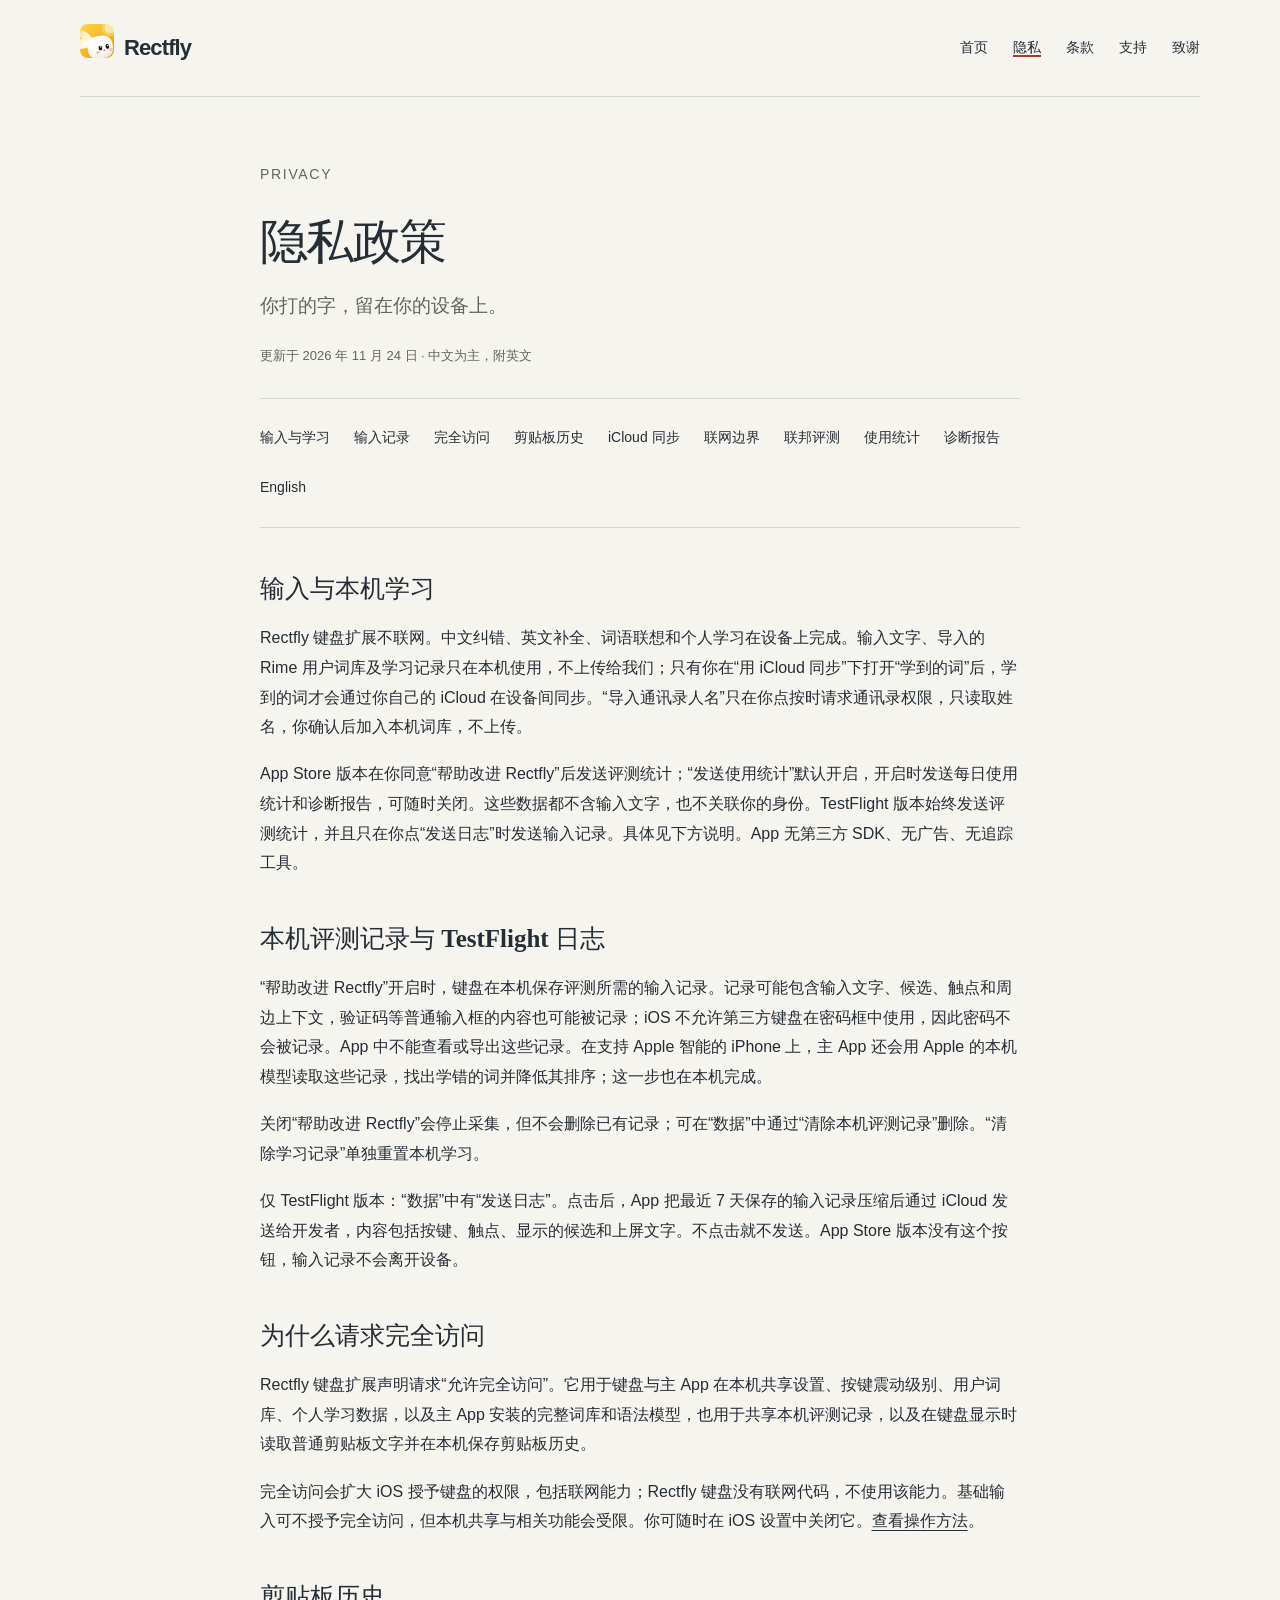
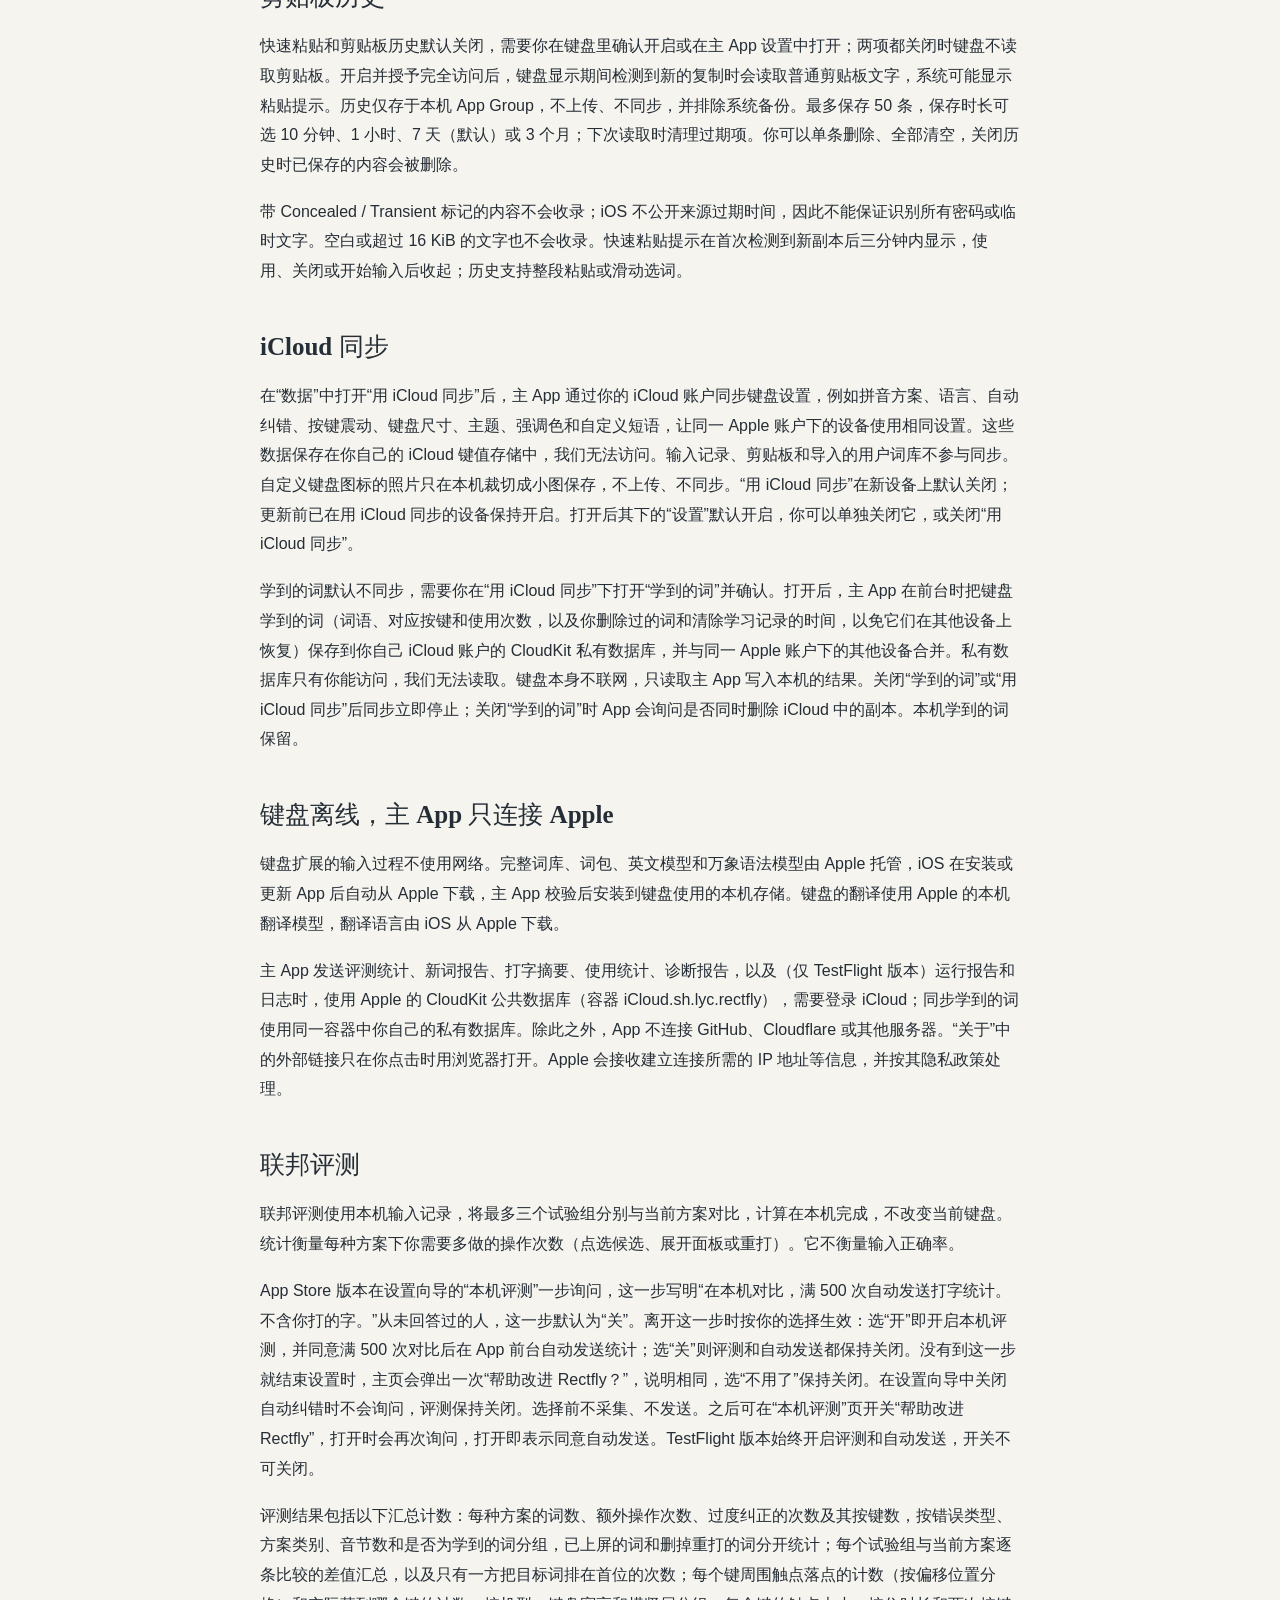
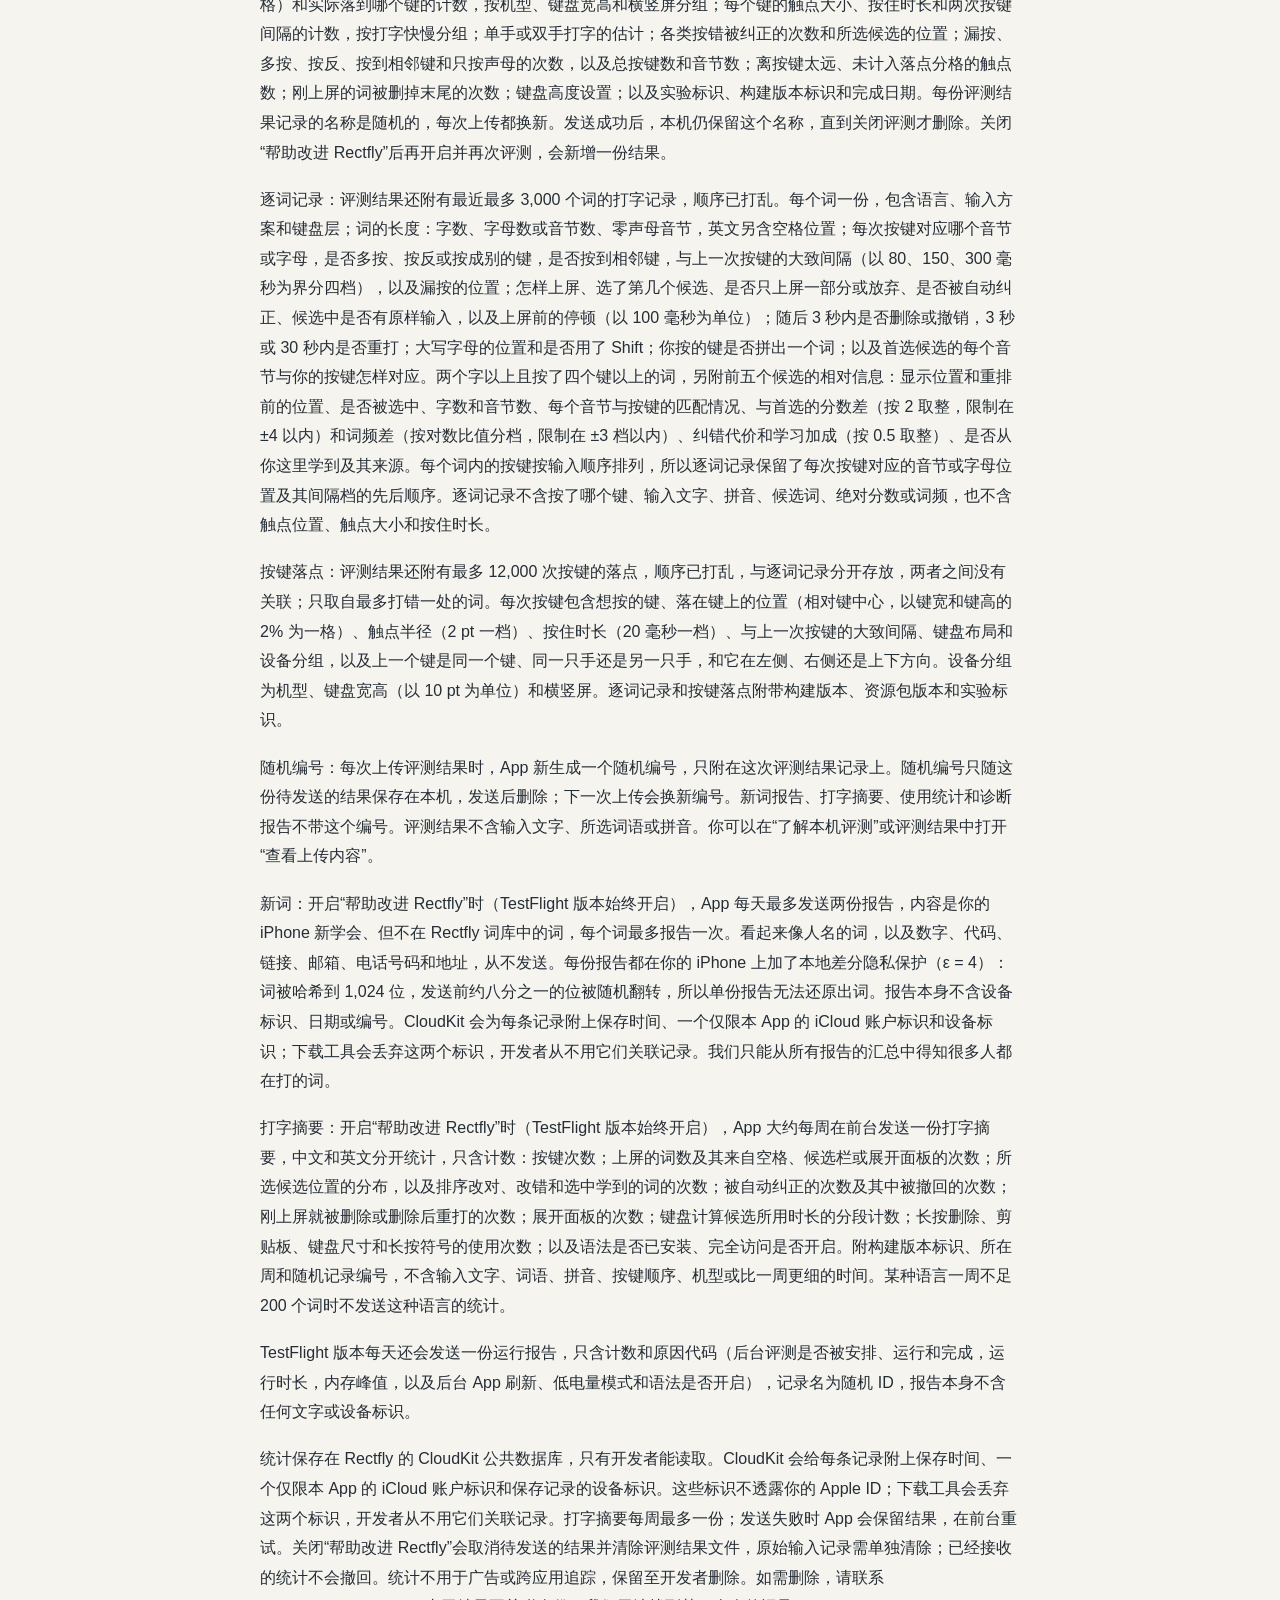
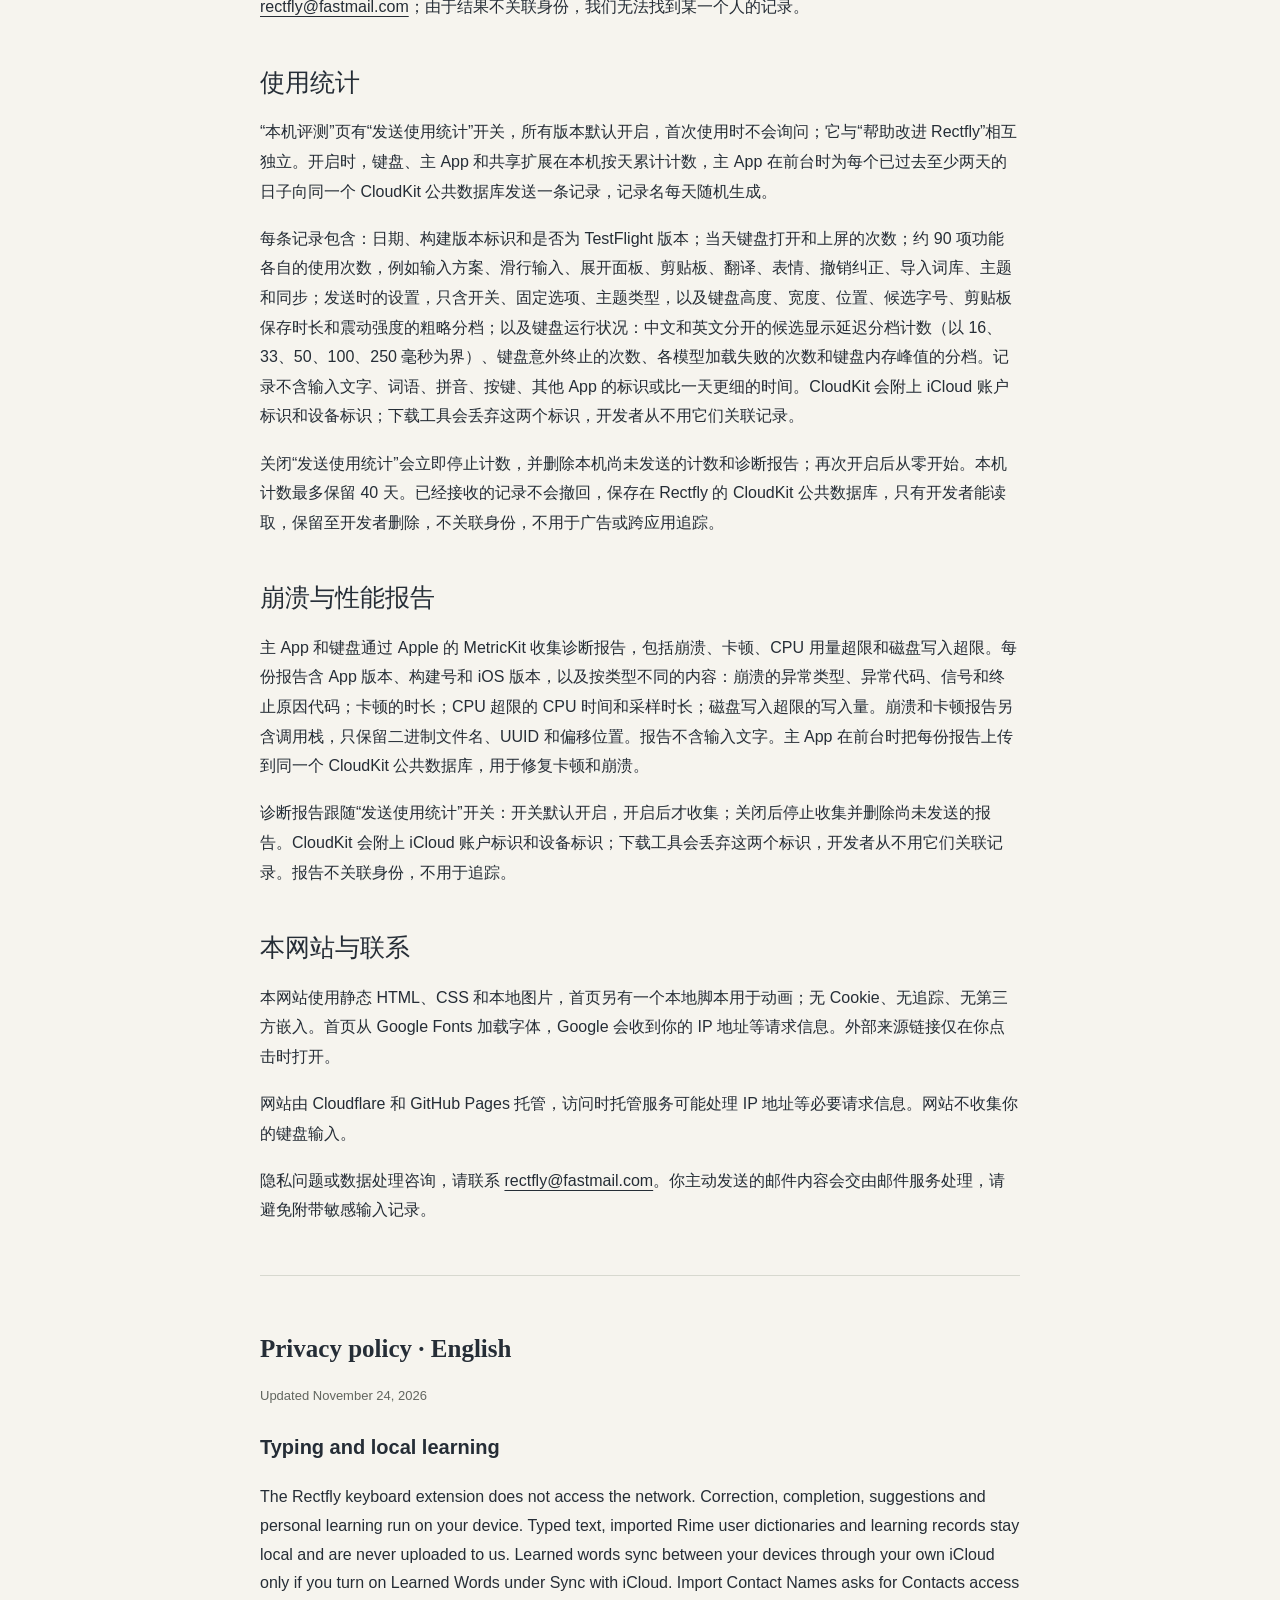
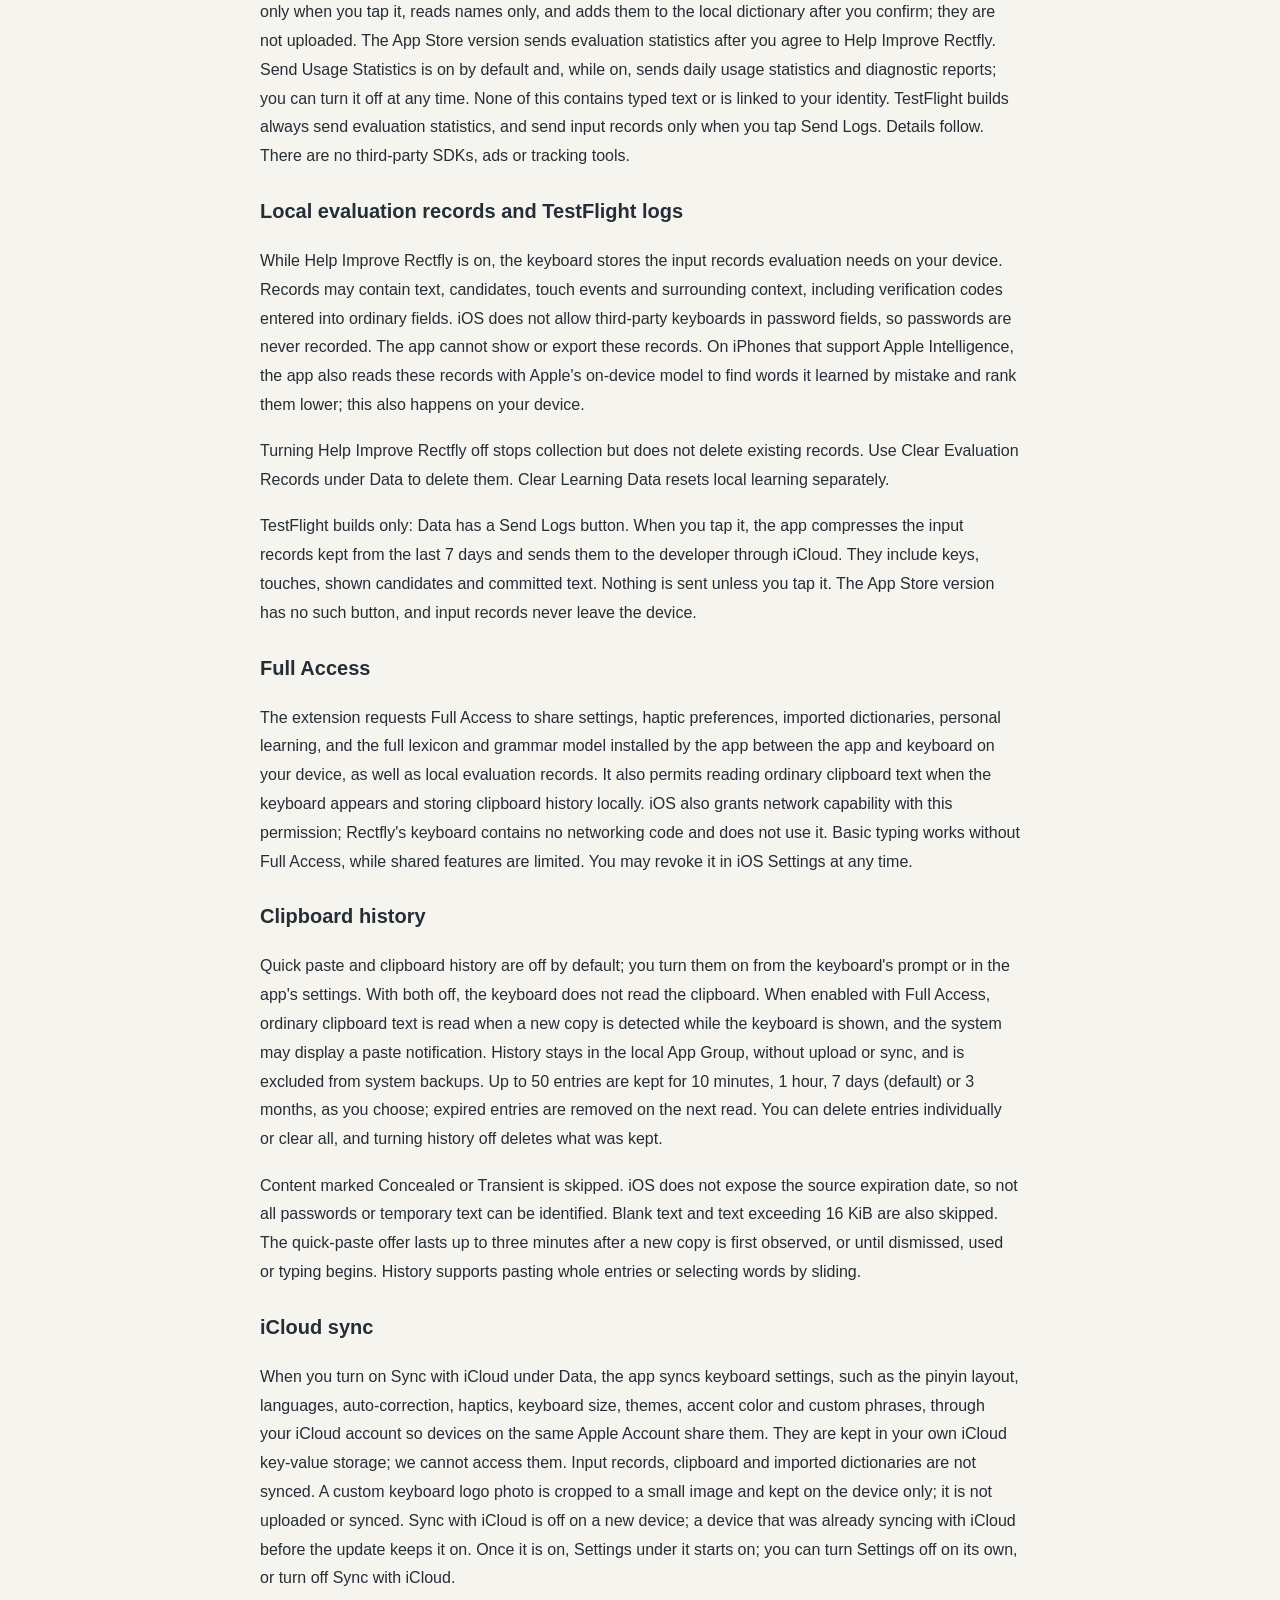
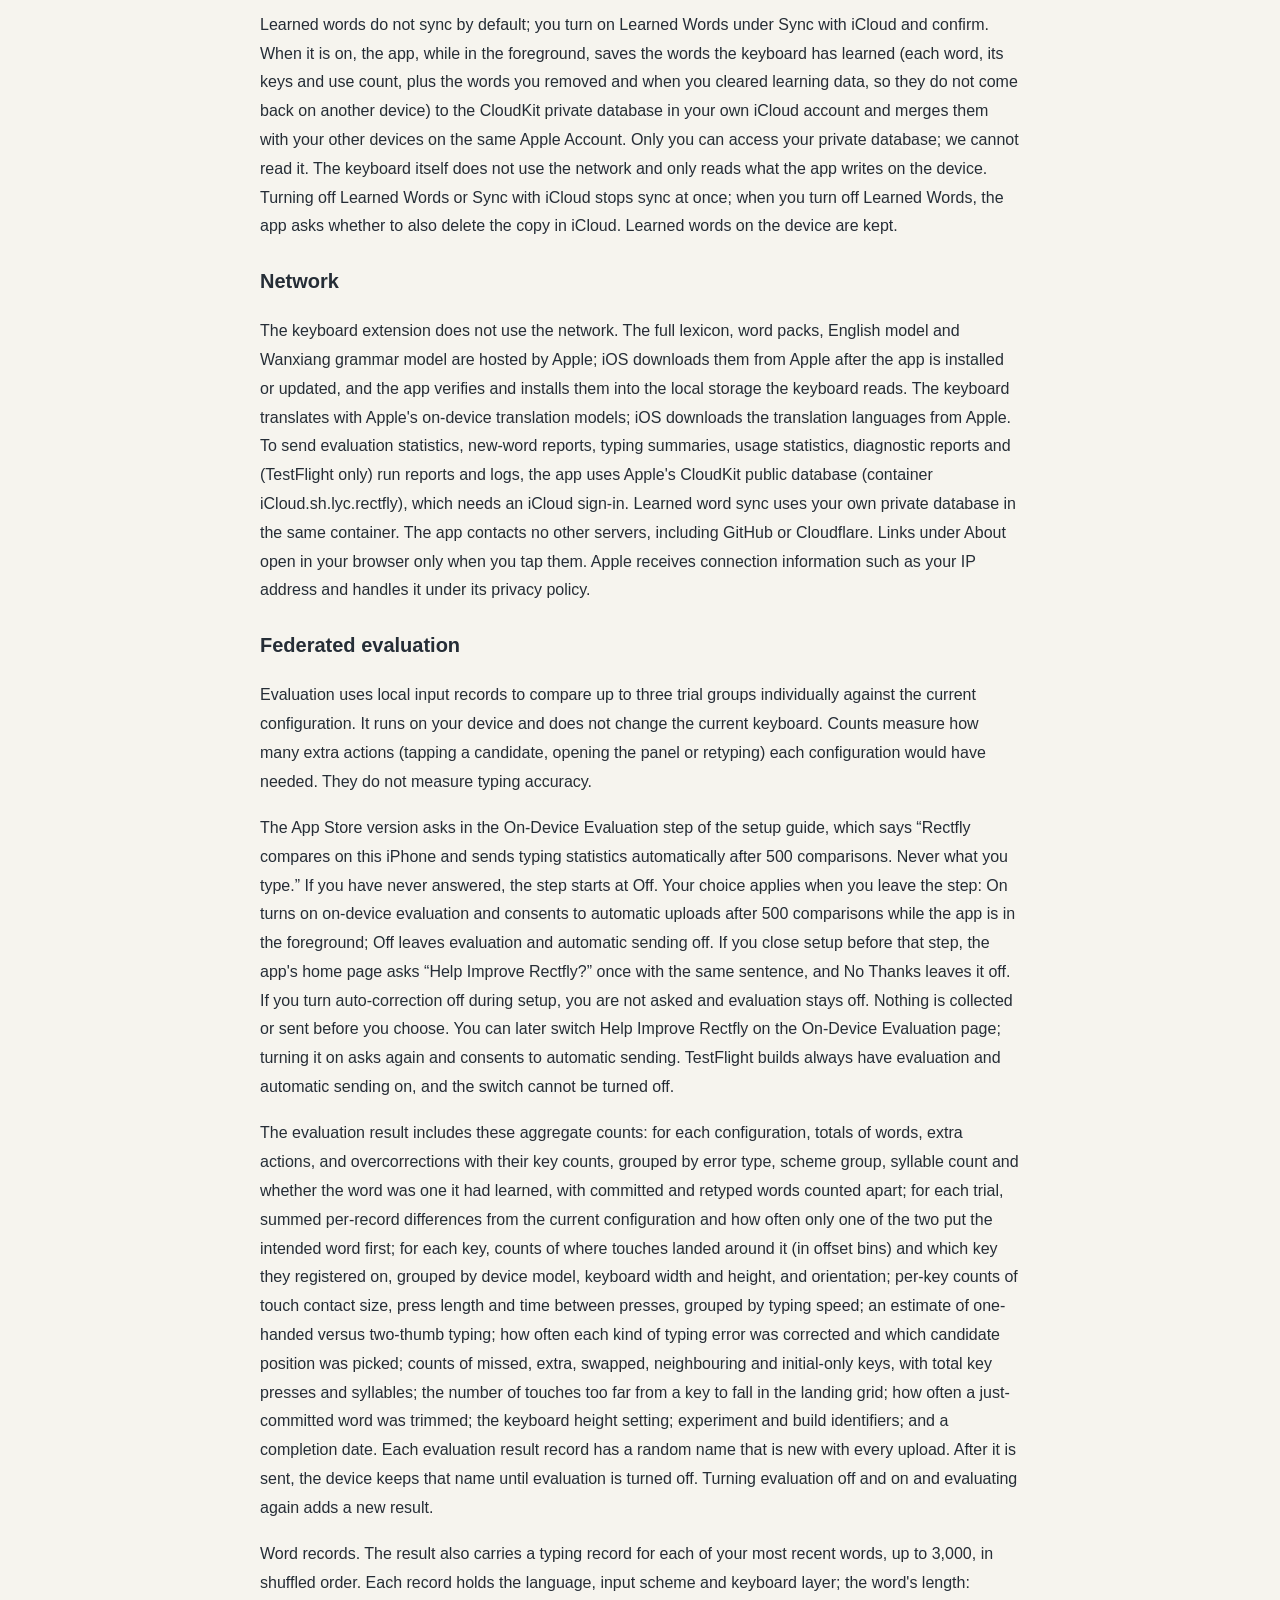
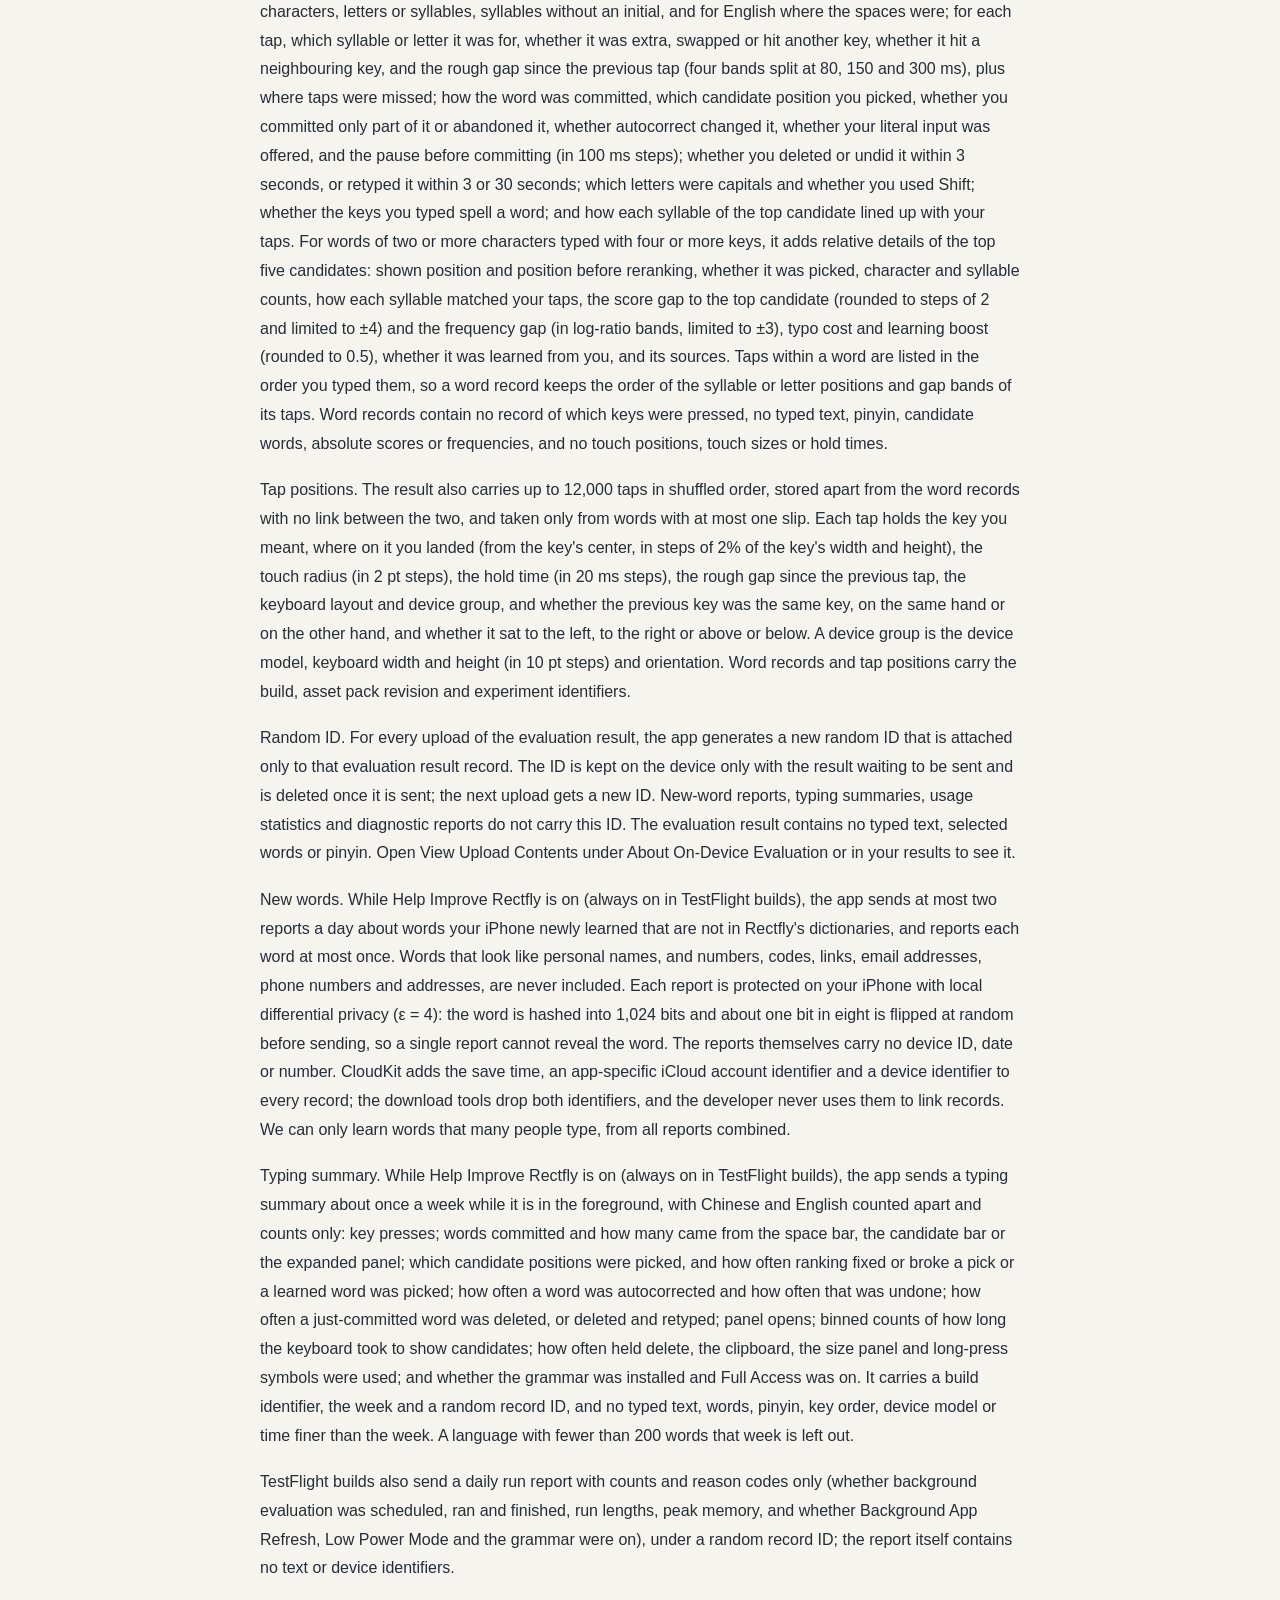
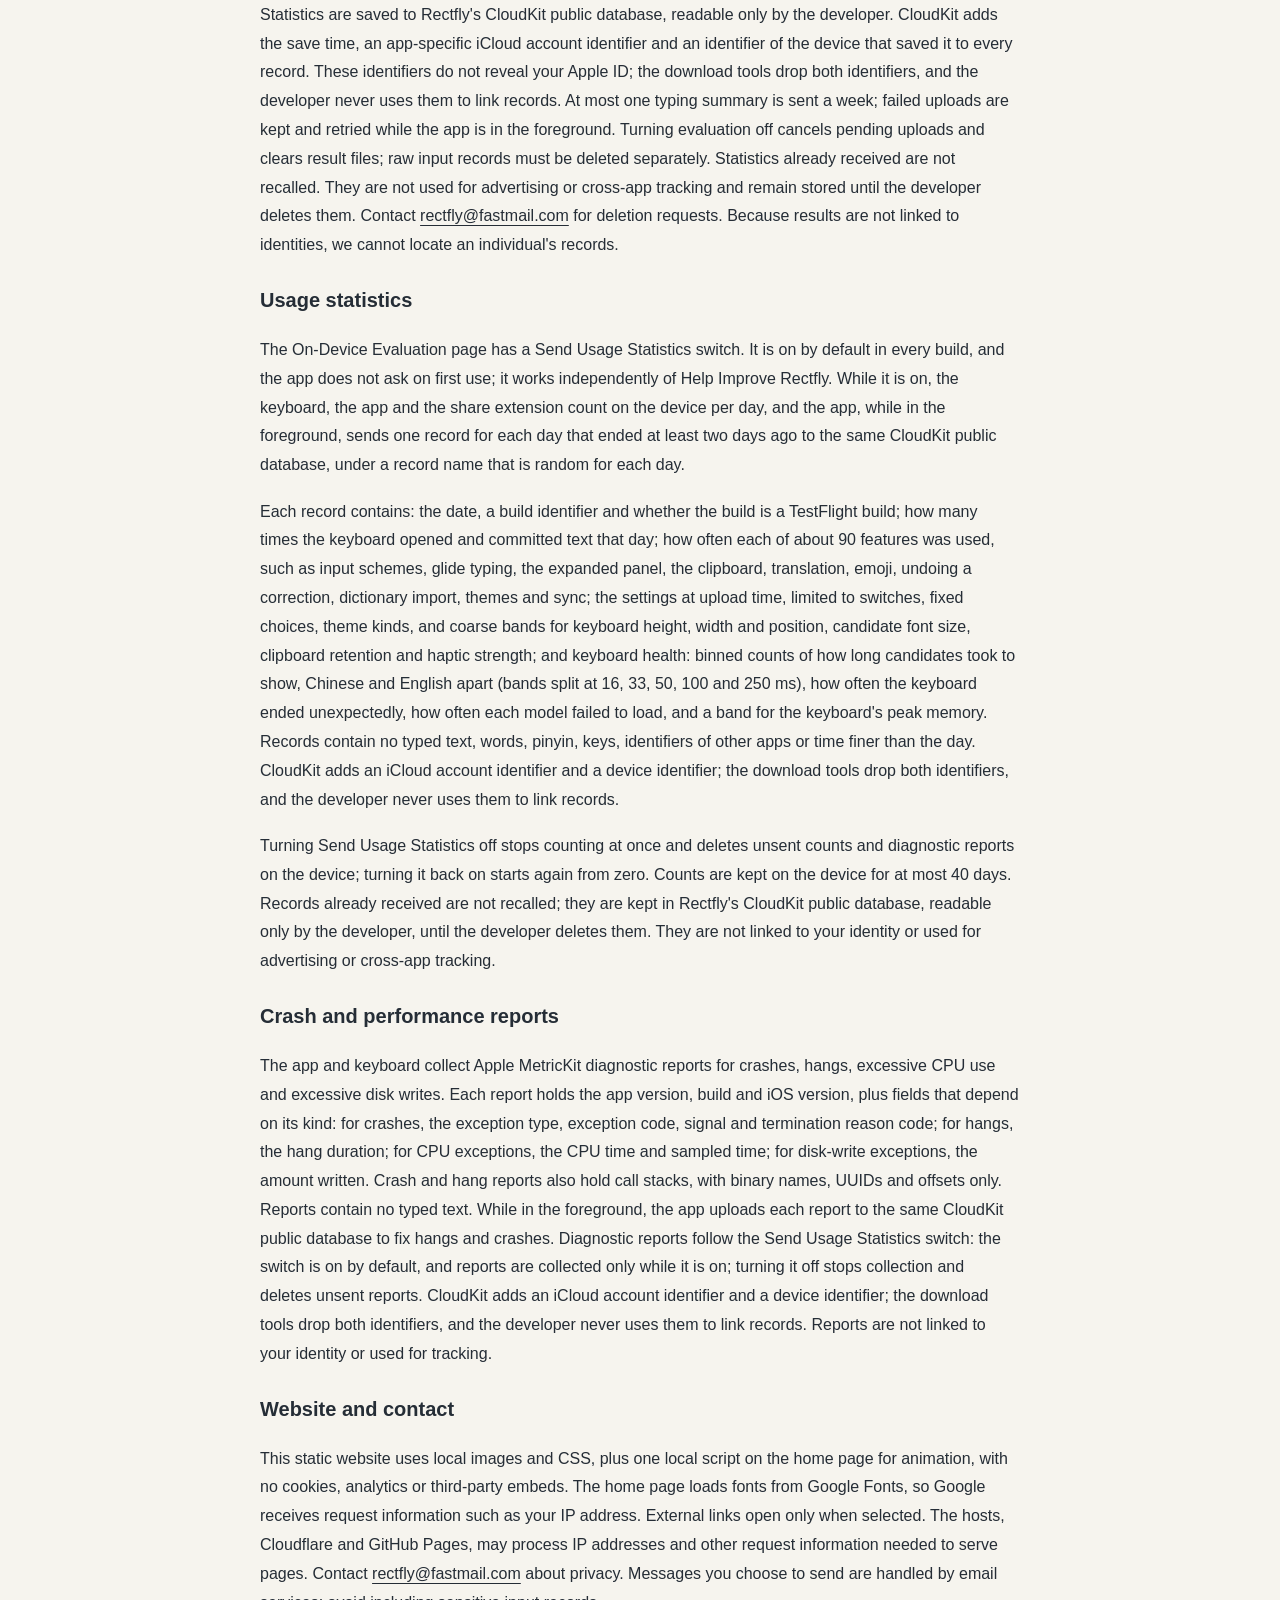
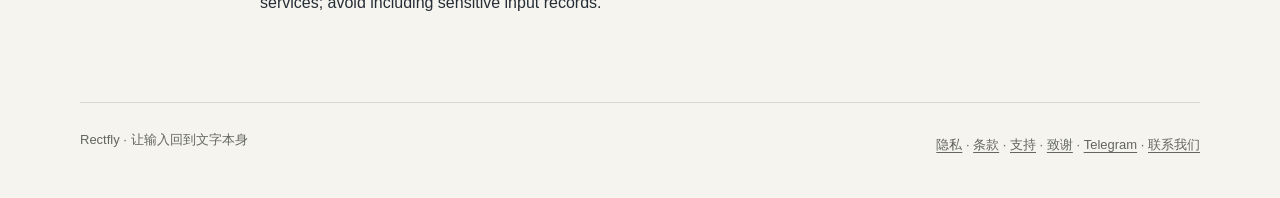
<file: privacy.html>
<!doctype html>
<html lang="zh-CN">
<head>
  <meta charset="utf-8">
  <meta name="viewport" content="width=device-width, initial-scale=1">
  <meta name="color-scheme" content="light dark">
  <meta name="description" content="Rectfly 的本地输入、评测记录、完全访问权限、联网边界、评测统计与诊断报告说明。附英文隐私政策。">
  <meta name="referrer" content="no-referrer">
  <title>隐私政策 — Rectfly</title>
  <link rel="icon" type="image/png" href="assets/app-icon.png" media="(prefers-color-scheme: light)">
  <link rel="icon" type="image/png" href="assets/app-icon-dark.png" media="(prefers-color-scheme: dark)">
  <link rel="apple-touch-icon" href="assets/app-icon.png">
  <link rel="stylesheet" href="styles.css">
</head>
<body>
  <a class="skip" href="#main">跳到正文</a>
  <div class="wrap">
    <header class="site-header">
      <a class="brand" href="index.html" aria-label="Rectfly 首页"><picture><source srcset="assets/app-icon-dark.png" media="(prefers-color-scheme: dark)"><img src="assets/app-icon.png" width="34" height="34" alt=""></picture>Rectfly</a>
      <nav aria-label="主导航"><a href="index.html">首页</a><a href="privacy.html" aria-current="page">隐私</a><a href="terms.html">条款</a><a href="support.html">支持</a><a href="attributions.html">致谢</a></nav>
    </header>
    <main id="main" tabindex="-1" class="document">
      <p class="eyebrow">PRIVACY</p>
      <h1>隐私政策</h1>
      <p class="lead">你打的字，留在你的设备上。</p>
      <p class="meta">更新于 2026 年 11 月 24 日 · 中文为主，附英文</p>
      <nav class="contents" aria-label="政策目录"><a href="#data">输入与学习</a><a href="#logs">输入记录</a><a href="#access">完全访问</a><a href="#clipboard">剪贴板历史</a><a href="#icloud">iCloud 同步</a><a href="#network">联网边界</a><a href="#evaluation">联邦评测</a><a href="#usage">使用统计</a><a href="#diagnostics">诊断报告</a><a href="#english" lang="en">English</a></nav>
      <section id="data"><h2>输入与本机学习</h2>
        <p>Rectfly 键盘扩展不联网。中文纠错、英文补全、词语联想和个人学习在设备上完成。输入文字、导入的 Rime 用户词库及学习记录只在本机使用，不上传给我们；只有你在“用 iCloud 同步”下打开“学到的词”后，学到的词才会通过你自己的 iCloud 在设备间同步。“导入通讯录人名”只在你点按时请求通讯录权限，只读取姓名，你确认后加入本机词库，不上传。</p>
        <p>App Store 版本在你同意“帮助改进 Rectfly”后发送评测统计；“发送使用统计”默认开启，开启时发送每日使用统计和诊断报告，可随时关闭。这些数据都不含输入文字，也不关联你的身份。TestFlight 版本始终发送评测统计，并且只在你点“发送日志”时发送输入记录。具体见下方说明。App 无第三方 SDK、无广告、无追踪工具。</p>
      </section>
      <section id="logs"><h2>本机评测记录与 TestFlight 日志</h2>
        <p>“帮助改进 Rectfly”开启时，键盘在本机保存评测所需的输入记录。记录可能包含输入文字、候选、触点和周边上下文，验证码等普通输入框的内容也可能被记录；iOS 不允许第三方键盘在密码框中使用，因此密码不会被记录。App 中不能查看或导出这些记录。在支持 Apple 智能的 iPhone 上，主 App 还会用 Apple 的本机模型读取这些记录，找出学错的词并降低其排序；这一步也在本机完成。</p>
        <p>关闭“帮助改进 Rectfly”会停止采集，但不会删除已有记录；可在“数据”中通过“清除本机评测记录”删除。“清除学习记录”单独重置本机学习。</p>
        <p>仅 TestFlight 版本：“数据”中有“发送日志”。点击后，App 把最近 7 天保存的输入记录压缩后通过 iCloud 发送给开发者，内容包括按键、触点、显示的候选和上屏文字。不点击就不发送。App Store 版本没有这个按钮，输入记录不会离开设备。</p>
      </section>
      <section id="access"><h2>为什么请求完全访问</h2>
        <p>Rectfly 键盘扩展声明请求“允许完全访问”。它用于键盘与主 App 在本机共享设置、按键震动级别、用户词库、个人学习数据，以及主 App 安装的完整词库和语法模型，也用于共享本机评测记录，以及在键盘显示时读取普通剪贴板文字并在本机保存剪贴板历史。</p>
        <p>完全访问会扩大 iOS 授予键盘的权限，包括联网能力；Rectfly 键盘没有联网代码，不使用该能力。基础输入可不授予完全访问，但本机共享与相关功能会受限。你可随时在 iOS 设置中关闭它。<a href="support.html#full-access">查看操作方法</a>。</p>
      </section>
      <section id="clipboard"><h2>剪贴板历史</h2>
        <p>快速粘贴和剪贴板历史默认关闭，需要你在键盘里确认开启或在主 App 设置中打开；两项都关闭时键盘不读取剪贴板。开启并授予完全访问后，键盘显示期间检测到新的复制时会读取普通剪贴板文字，系统可能显示粘贴提示。历史仅存于本机 App Group，不上传、不同步，并排除系统备份。最多保存 50 条，保存时长可选 10 分钟、1 小时、7 天（默认）或 3 个月；下次读取时清理过期项。你可以单条删除、全部清空，关闭历史时已保存的内容会被删除。</p>
        <p>带 Concealed / Transient 标记的内容不会收录；iOS 不公开来源过期时间，因此不能保证识别所有密码或临时文字。空白或超过 16 KiB 的文字也不会收录。快速粘贴提示在首次检测到新副本后三分钟内显示，使用、关闭或开始输入后收起；历史支持整段粘贴或滑动选词。</p>
      </section>
      <section id="icloud"><h2>iCloud 同步</h2>
        <p>在“数据”中打开“用 iCloud 同步”后，主 App 通过你的 iCloud 账户同步键盘设置，例如拼音方案、语言、自动纠错、按键震动、键盘尺寸、主题、强调色和自定义短语，让同一 Apple 账户下的设备使用相同设置。这些数据保存在你自己的 iCloud 键值存储中，我们无法访问。输入记录、剪贴板和导入的用户词库不参与同步。自定义键盘图标的照片只在本机裁切成小图保存，不上传、不同步。“用 iCloud 同步”在新设备上默认关闭；更新前已在用 iCloud 同步的设备保持开启。打开后其下的“设置”默认开启，你可以单独关闭它，或关闭“用 iCloud 同步”。</p>
        <p>学到的词默认不同步，需要你在“用 iCloud 同步”下打开“学到的词”并确认。打开后，主 App 在前台时把键盘学到的词（词语、对应按键和使用次数，以及你删除过的词和清除学习记录的时间，以免它们在其他设备上恢复）保存到你自己 iCloud 账户的 CloudKit 私有数据库，并与同一 Apple 账户下的其他设备合并。私有数据库只有你能访问，我们无法读取。键盘本身不联网，只读取主 App 写入本机的结果。关闭“学到的词”或“用 iCloud 同步”后同步立即停止；关闭“学到的词”时 App 会询问是否同时删除 iCloud 中的副本。本机学到的词保留。</p>
      </section>
      <section id="network"><h2>键盘离线，主 App 只连接 Apple</h2>
        <p>键盘扩展的输入过程不使用网络。完整词库、词包、英文模型和万象语法模型由 Apple 托管，iOS 在安装或更新 App 后自动从 Apple 下载，主 App 校验后安装到键盘使用的本机存储。键盘的翻译使用 Apple 的本机翻译模型，翻译语言由 iOS 从 Apple 下载。</p>
        <p>主 App 发送评测统计、新词报告、打字摘要、使用统计、诊断报告，以及（仅 TestFlight 版本）运行报告和日志时，使用 Apple 的 CloudKit 公共数据库（容器 iCloud.sh.lyc.rectfly），需要登录 iCloud；同步学到的词使用同一容器中你自己的私有数据库。除此之外，App 不连接 GitHub、Cloudflare 或其他服务器。“关于”中的外部链接只在你点击时用浏览器打开。Apple 会接收建立连接所需的 IP 地址等信息，并按其隐私政策处理。</p>
      </section>
      <section id="evaluation"><h2>联邦评测</h2>
        <p>联邦评测使用本机输入记录，将最多三个试验组分别与当前方案对比，计算在本机完成，不改变当前键盘。统计衡量每种方案下你需要多做的操作次数（点选候选、展开面板或重打）。它不衡量输入正确率。</p>
        <p>App Store 版本在设置向导的“本机评测”一步询问，这一步写明“在本机对比，满 500 次自动发送打字统计。不含你打的字。”从未回答过的人，这一步默认为“关”。离开这一步时按你的选择生效：选“开”即开启本机评测，并同意满 500 次对比后在 App 前台自动发送统计；选“关”则评测和自动发送都保持关闭。没有到这一步就结束设置时，主页会弹出一次“帮助改进 Rectfly？”，说明相同，选“不用了”保持关闭。在设置向导中关闭自动纠错时不会询问，评测保持关闭。选择前不采集、不发送。之后可在“本机评测”页开关“帮助改进 Rectfly”，打开时会再次询问，打开即表示同意自动发送。TestFlight 版本始终开启评测和自动发送，开关不可关闭。</p>
        <p>评测结果包括以下汇总计数：每种方案的词数、额外操作次数、过度纠正的次数及其按键数，按错误类型、方案类别、音节数和是否为学到的词分组，已上屏的词和删掉重打的词分开统计；每个试验组与当前方案逐条比较的差值汇总，以及只有一方把目标词排在首位的次数；每个键周围触点落点的计数（按偏移位置分格）和实际落到哪个键的计数，按机型、键盘宽高和横竖屏分组；每个键的触点大小、按住时长和两次按键间隔的计数，按打字快慢分组；单手或双手打字的估计；各类按错被纠正的次数和所选候选的位置；漏按、多按、按反、按到相邻键和只按声母的次数，以及总按键数和音节数；离按键太远、未计入落点分格的触点数；刚上屏的词被删掉末尾的次数；键盘高度设置；以及实验标识、构建版本标识和完成日期。每份评测结果记录的名称是随机的，每次上传都换新。发送成功后，本机仍保留这个名称，直到关闭评测才删除。关闭“帮助改进 Rectfly”后再开启并再次评测，会新增一份结果。</p>
        <p>逐词记录：评测结果还附有最近最多 3,000 个词的打字记录，顺序已打乱。每个词一份，包含语言、输入方案和键盘层；词的长度：字数、字母数或音节数、零声母音节，英文另含空格位置；每次按键对应哪个音节或字母，是否多按、按反或按成别的键，是否按到相邻键，与上一次按键的大致间隔（以 80、150、300 毫秒为界分四档），以及漏按的位置；怎样上屏、选了第几个候选、是否只上屏一部分或放弃、是否被自动纠正、候选中是否有原样输入，以及上屏前的停顿（以 100 毫秒为单位）；随后 3 秒内是否删除或撤销，3 秒或 30 秒内是否重打；大写字母的位置和是否用了 Shift；你按的键是否拼出一个词；以及首选候选的每个音节与你的按键怎样对应。两个字以上且按了四个键以上的词，另附前五个候选的相对信息：显示位置和重排前的位置、是否被选中、字数和音节数、每个音节与按键的匹配情况、与首选的分数差（按 2 取整，限制在 ±4 以内）和词频差（按对数比值分档，限制在 ±3 档以内）、纠错代价和学习加成（按 0.5 取整）、是否从你这里学到及其来源。每个词内的按键按输入顺序排列，所以逐词记录保留了每次按键对应的音节或字母位置及其间隔档的先后顺序。逐词记录不含按了哪个键、输入文字、拼音、候选词、绝对分数或词频，也不含触点位置、触点大小和按住时长。</p>
        <p>按键落点：评测结果还附有最多 12,000 次按键的落点，顺序已打乱，与逐词记录分开存放，两者之间没有关联；只取自最多打错一处的词。每次按键包含想按的键、落在键上的位置（相对键中心，以键宽和键高的 2% 为一格）、触点半径（2 pt 一档）、按住时长（20 毫秒一档）、与上一次按键的大致间隔、键盘布局和设备分组，以及上一个键是同一个键、同一只手还是另一只手，和它在左侧、右侧还是上下方向。设备分组为机型、键盘宽高（以 10 pt 为单位）和横竖屏。逐词记录和按键落点附带构建版本、资源包版本和实验标识。</p>
        <p>随机编号：每次上传评测结果时，App 新生成一个随机编号，只附在这次评测结果记录上。随机编号只随这份待发送的结果保存在本机，发送后删除；下一次上传会换新编号。新词报告、打字摘要、使用统计和诊断报告不带这个编号。评测结果不含输入文字、所选词语或拼音。你可以在“了解本机评测”或评测结果中打开“查看上传内容”。</p>
        <p>新词：开启“帮助改进 Rectfly”时（TestFlight 版本始终开启），App 每天最多发送两份报告，内容是你的 iPhone 新学会、但不在 Rectfly 词库中的词，每个词最多报告一次。看起来像人名的词，以及数字、代码、链接、邮箱、电话号码和地址，从不发送。每份报告都在你的 iPhone 上加了本地差分隐私保护（ε = 4）：词被哈希到 1,024 位，发送前约八分之一的位被随机翻转，所以单份报告无法还原出词。报告本身不含设备标识、日期或编号。CloudKit 会为每条记录附上保存时间、一个仅限本 App 的 iCloud 账户标识和设备标识；下载工具会丢弃这两个标识，开发者从不用它们关联记录。我们只能从所有报告的汇总中得知很多人都在打的词。</p>
        <p>打字摘要：开启“帮助改进 Rectfly”时（TestFlight 版本始终开启），App 大约每周在前台发送一份打字摘要，中文和英文分开统计，只含计数：按键次数；上屏的词数及其来自空格、候选栏或展开面板的次数；所选候选位置的分布，以及排序改对、改错和选中学到的词的次数；被自动纠正的次数及其中被撤回的次数；刚上屏就被删除或删除后重打的次数；展开面板的次数；键盘计算候选所用时长的分段计数；长按删除、剪贴板、键盘尺寸和长按符号的使用次数；以及语法是否已安装、完全访问是否开启。附构建版本标识、所在周和随机记录编号，不含输入文字、词语、拼音、按键顺序、机型或比一周更细的时间。某种语言一周不足 200 个词时不发送这种语言的统计。</p>
        <p>TestFlight 版本每天还会发送一份运行报告，只含计数和原因代码（后台评测是否被安排、运行和完成，运行时长，内存峰值，以及后台 App 刷新、低电量模式和语法是否开启），记录名为随机 ID，报告本身不含任何文字或设备标识。</p>
        <p>统计保存在 Rectfly 的 CloudKit 公共数据库，只有开发者能读取。CloudKit 会给每条记录附上保存时间、一个仅限本 App 的 iCloud 账户标识和保存记录的设备标识。这些标识不透露你的 Apple ID；下载工具会丢弃这两个标识，开发者从不用它们关联记录。打字摘要每周最多一份；发送失败时 App 会保留结果，在前台重试。关闭“帮助改进 Rectfly”会取消待发送的结果并清除评测结果文件，原始输入记录需单独清除；已经接收的统计不会撤回。统计不用于广告或跨应用追踪，保留至开发者删除。如需删除，请联系 <a href="mailto:rectfly@fastmail.com">rectfly@fastmail.com</a>；由于结果不关联身份，我们无法找到某一个人的记录。</p>
      </section>
      <section id="usage"><h2>使用统计</h2>
        <p>“本机评测”页有“发送使用统计”开关，所有版本默认开启，首次使用时不会询问；它与“帮助改进 Rectfly”相互独立。开启时，键盘、主 App 和共享扩展在本机按天累计计数，主 App 在前台时为每个已过去至少两天的日子向同一个 CloudKit 公共数据库发送一条记录，记录名每天随机生成。</p>
        <p>每条记录包含：日期、构建版本标识和是否为 TestFlight 版本；当天键盘打开和上屏的次数；约 90 项功能各自的使用次数，例如输入方案、滑行输入、展开面板、剪贴板、翻译、表情、撤销纠正、导入词库、主题和同步；发送时的设置，只含开关、固定选项、主题类型，以及键盘高度、宽度、位置、候选字号、剪贴板保存时长和震动强度的粗略分档；以及键盘运行状况：中文和英文分开的候选显示延迟分档计数（以 16、33、50、100、250 毫秒为界）、键盘意外终止的次数、各模型加载失败的次数和键盘内存峰值的分档。记录不含输入文字、词语、拼音、按键、其他 App 的标识或比一天更细的时间。CloudKit 会附上 iCloud 账户标识和设备标识；下载工具会丢弃这两个标识，开发者从不用它们关联记录。</p>
        <p>关闭“发送使用统计”会立即停止计数，并删除本机尚未发送的计数和诊断报告；再次开启后从零开始。本机计数最多保留 40 天。已经接收的记录不会撤回，保存在 Rectfly 的 CloudKit 公共数据库，只有开发者能读取，保留至开发者删除，不关联身份，不用于广告或跨应用追踪。</p>
      </section>
      <section id="diagnostics"><h2>崩溃与性能报告</h2>
        <p>主 App 和键盘通过 Apple 的 MetricKit 收集诊断报告，包括崩溃、卡顿、CPU 用量超限和磁盘写入超限。每份报告含 App 版本、构建号和 iOS 版本，以及按类型不同的内容：崩溃的异常类型、异常代码、信号和终止原因代码；卡顿的时长；CPU 超限的 CPU 时间和采样时长；磁盘写入超限的写入量。崩溃和卡顿报告另含调用栈，只保留二进制文件名、UUID 和偏移位置。报告不含输入文字。主 App 在前台时把每份报告上传到同一个 CloudKit 公共数据库，用于修复卡顿和崩溃。</p>
        <p>诊断报告跟随“发送使用统计”开关：开关默认开启，开启后才收集；关闭后停止收集并删除尚未发送的报告。CloudKit 会附上 iCloud 账户标识和设备标识；下载工具会丢弃这两个标识，开发者从不用它们关联记录。报告不关联身份，不用于追踪。</p>
      </section>
      <section id="website"><h2>本网站与联系</h2>
        <p>本网站使用静态 HTML、CSS 和本地图片，首页另有一个本地脚本用于动画；无 Cookie、无追踪、无第三方嵌入。首页从 Google Fonts 加载字体，Google 会收到你的 IP 地址等请求信息。外部来源链接仅在你点击时打开。</p>
        <p>网站由 Cloudflare 和 GitHub Pages 托管，访问时托管服务可能处理 IP 地址等必要请求信息。网站不收集你的键盘输入。</p>
        <p>隐私问题或数据处理咨询，请联系 <a href="mailto:rectfly@fastmail.com">rectfly@fastmail.com</a>。你主动发送的邮件内容会交由邮件服务处理，请避免附带敏感输入记录。</p>
      </section>
      <section class="english" id="english" lang="en" aria-labelledby="english-title">
        <h2 id="english-title">Privacy policy · English</h2>
        <p class="meta">Updated November 24, 2026</p>
        <h3>Typing and local learning</h3><p>The Rectfly keyboard extension does not access the network. Correction, completion, suggestions and personal learning run on your device. Typed text, imported Rime user dictionaries and learning records stay local and are never uploaded to us. Learned words sync between your devices through your own iCloud only if you turn on Learned Words under Sync with iCloud. Import Contact Names asks for Contacts access only when you tap it, reads names only, and adds them to the local dictionary after you confirm; they are not uploaded. The App Store version sends evaluation statistics after you agree to Help Improve Rectfly. Send Usage Statistics is on by default and, while on, sends daily usage statistics and diagnostic reports; you can turn it off at any time. None of this contains typed text or is linked to your identity. TestFlight builds always send evaluation statistics, and send input records only when you tap Send Logs. Details follow. There are no third-party SDKs, ads or tracking tools.</p>
        <h3>Local evaluation records and TestFlight logs</h3><p>While Help Improve Rectfly is on, the keyboard stores the input records evaluation needs on your device. Records may contain text, candidates, touch events and surrounding context, including verification codes entered into ordinary fields. iOS does not allow third-party keyboards in password fields, so passwords are never recorded. The app cannot show or export these records. On iPhones that support Apple Intelligence, the app also reads these records with Apple's on-device model to find words it learned by mistake and rank them lower; this also happens on your device.</p><p>Turning Help Improve Rectfly off stops collection but does not delete existing records. Use Clear Evaluation Records under Data to delete them. Clear Learning Data resets local learning separately.</p><p>TestFlight builds only: Data has a Send Logs button. When you tap it, the app compresses the input records kept from the last 7 days and sends them to the developer through iCloud. They include keys, touches, shown candidates and committed text. Nothing is sent unless you tap it. The App Store version has no such button, and input records never leave the device.</p>
        <h3>Full Access</h3><p>The extension requests Full Access to share settings, haptic preferences, imported dictionaries, personal learning, and the full lexicon and grammar model installed by the app between the app and keyboard on your device, as well as local evaluation records. It also permits reading ordinary clipboard text when the keyboard appears and storing clipboard history locally. iOS also grants network capability with this permission; Rectfly's keyboard contains no networking code and does not use it. Basic typing works without Full Access, while shared features are limited. You may revoke it in iOS Settings at any time.</p>
        <h3>Clipboard history</h3><p>Quick paste and clipboard history are off by default; you turn them on from the keyboard's prompt or in the app's settings. With both off, the keyboard does not read the clipboard. When enabled with Full Access, ordinary clipboard text is read when a new copy is detected while the keyboard is shown, and the system may display a paste notification. History stays in the local App Group, without upload or sync, and is excluded from system backups. Up to 50 entries are kept for 10 minutes, 1 hour, 7 days (default) or 3 months, as you choose; expired entries are removed on the next read. You can delete entries individually or clear all, and turning history off deletes what was kept.</p><p>Content marked Concealed or Transient is skipped. iOS does not expose the source expiration date, so not all passwords or temporary text can be identified. Blank text and text exceeding 16 KiB are also skipped. The quick-paste offer lasts up to three minutes after a new copy is first observed, or until dismissed, used or typing begins. History supports pasting whole entries or selecting words by sliding.</p>
        <h3>iCloud sync</h3><p>When you turn on Sync with iCloud under Data, the app syncs keyboard settings, such as the pinyin layout, languages, auto-correction, haptics, keyboard size, themes, accent color and custom phrases, through your iCloud account so devices on the same Apple Account share them. They are kept in your own iCloud key-value storage; we cannot access them. Input records, clipboard and imported dictionaries are not synced. A custom keyboard logo photo is cropped to a small image and kept on the device only; it is not uploaded or synced. Sync with iCloud is off on a new device; a device that was already syncing with iCloud before the update keeps it on. Once it is on, Settings under it starts on; you can turn Settings off on its own, or turn off Sync with iCloud.</p><p>Learned words do not sync by default; you turn on Learned Words under Sync with iCloud and confirm. When it is on, the app, while in the foreground, saves the words the keyboard has learned (each word, its keys and use count, plus the words you removed and when you cleared learning data, so they do not come back on another device) to the CloudKit private database in your own iCloud account and merges them with your other devices on the same Apple Account. Only you can access your private database; we cannot read it. The keyboard itself does not use the network and only reads what the app writes on the device. Turning off Learned Words or Sync with iCloud stops sync at once; when you turn off Learned Words, the app asks whether to also delete the copy in iCloud. Learned words on the device are kept.</p>
        <h3>Network</h3><p>The keyboard extension does not use the network. The full lexicon, word packs, English model and Wanxiang grammar model are hosted by Apple; iOS downloads them from Apple after the app is installed or updated, and the app verifies and installs them into the local storage the keyboard reads. The keyboard translates with Apple's on-device translation models; iOS downloads the translation languages from Apple. To send evaluation statistics, new-word reports, typing summaries, usage statistics, diagnostic reports and (TestFlight only) run reports and logs, the app uses Apple's CloudKit public database (container iCloud.sh.lyc.rectfly), which needs an iCloud sign-in. Learned word sync uses your own private database in the same container. The app contacts no other servers, including GitHub or Cloudflare. Links under About open in your browser only when you tap them. Apple receives connection information such as your IP address and handles it under its privacy policy.</p>
        <h3>Federated evaluation</h3><p>Evaluation uses local input records to compare up to three trial groups individually against the current configuration. It runs on your device and does not change the current keyboard. Counts measure how many extra actions (tapping a candidate, opening the panel or retyping) each configuration would have needed. They do not measure typing accuracy.</p>
        <p>The App Store version asks in the On-Device Evaluation step of the setup guide, which says “Rectfly compares on this iPhone and sends typing statistics automatically after 500 comparisons. Never what you type.” If you have never answered, the step starts at Off. Your choice applies when you leave the step: On turns on on-device evaluation and consents to automatic uploads after 500 comparisons while the app is in the foreground; Off leaves evaluation and automatic sending off. If you close setup before that step, the app's home page asks “Help Improve Rectfly?” once with the same sentence, and No Thanks leaves it off. If you turn auto-correction off during setup, you are not asked and evaluation stays off. Nothing is collected or sent before you choose. You can later switch Help Improve Rectfly on the On-Device Evaluation page; turning it on asks again and consents to automatic sending. TestFlight builds always have evaluation and automatic sending on, and the switch cannot be turned off.</p>
        <p>The evaluation result includes these aggregate counts: for each configuration, totals of words, extra actions, and overcorrections with their key counts, grouped by error type, scheme group, syllable count and whether the word was one it had learned, with committed and retyped words counted apart; for each trial, summed per-record differences from the current configuration and how often only one of the two put the intended word first; for each key, counts of where touches landed around it (in offset bins) and which key they registered on, grouped by device model, keyboard width and height, and orientation; per-key counts of touch contact size, press length and time between presses, grouped by typing speed; an estimate of one-handed versus two-thumb typing; how often each kind of typing error was corrected and which candidate position was picked; counts of missed, extra, swapped, neighbouring and initial-only keys, with total key presses and syllables; the number of touches too far from a key to fall in the landing grid; how often a just-committed word was trimmed; the keyboard height setting; experiment and build identifiers; and a completion date. Each evaluation result record has a random name that is new with every upload. After it is sent, the device keeps that name until evaluation is turned off. Turning evaluation off and on and evaluating again adds a new result.</p>
        <p>Word records. The result also carries a typing record for each of your most recent words, up to 3,000, in shuffled order. Each record holds the language, input scheme and keyboard layer; the word's length: characters, letters or syllables, syllables without an initial, and for English where the spaces were; for each tap, which syllable or letter it was for, whether it was extra, swapped or hit another key, whether it hit a neighbouring key, and the rough gap since the previous tap (four bands split at 80, 150 and 300 ms), plus where taps were missed; how the word was committed, which candidate position you picked, whether you committed only part of it or abandoned it, whether autocorrect changed it, whether your literal input was offered, and the pause before committing (in 100 ms steps); whether you deleted or undid it within 3 seconds, or retyped it within 3 or 30 seconds; which letters were capitals and whether you used Shift; whether the keys you typed spell a word; and how each syllable of the top candidate lined up with your taps. For words of two or more characters typed with four or more keys, it adds relative details of the top five candidates: shown position and position before reranking, whether it was picked, character and syllable counts, how each syllable matched your taps, the score gap to the top candidate (rounded to steps of 2 and limited to ±4) and the frequency gap (in log-ratio bands, limited to ±3), typo cost and learning boost (rounded to 0.5), whether it was learned from you, and its sources. Taps within a word are listed in the order you typed them, so a word record keeps the order of the syllable or letter positions and gap bands of its taps. Word records contain no record of which keys were pressed, no typed text, pinyin, candidate words, absolute scores or frequencies, and no touch positions, touch sizes or hold times.</p>
        <p>Tap positions. The result also carries up to 12,000 taps in shuffled order, stored apart from the word records with no link between the two, and taken only from words with at most one slip. Each tap holds the key you meant, where on it you landed (from the key's center, in steps of 2% of the key's width and height), the touch radius (in 2 pt steps), the hold time (in 20 ms steps), the rough gap since the previous tap, the keyboard layout and device group, and whether the previous key was the same key, on the same hand or on the other hand, and whether it sat to the left, to the right or above or below. A device group is the device model, keyboard width and height (in 10 pt steps) and orientation. Word records and tap positions carry the build, asset pack revision and experiment identifiers.</p>
        <p>Random ID. For every upload of the evaluation result, the app generates a new random ID that is attached only to that evaluation result record. The ID is kept on the device only with the result waiting to be sent and is deleted once it is sent; the next upload gets a new ID. New-word reports, typing summaries, usage statistics and diagnostic reports do not carry this ID. The evaluation result contains no typed text, selected words or pinyin. Open View Upload Contents under About On-Device Evaluation or in your results to see it.</p>
        <p>New words. While Help Improve Rectfly is on (always on in TestFlight builds), the app sends at most two reports a day about words your iPhone newly learned that are not in Rectfly's dictionaries, and reports each word at most once. Words that look like personal names, and numbers, codes, links, email addresses, phone numbers and addresses, are never included. Each report is protected on your iPhone with local differential privacy (ε = 4): the word is hashed into 1,024 bits and about one bit in eight is flipped at random before sending, so a single report cannot reveal the word. The reports themselves carry no device ID, date or number. CloudKit adds the save time, an app-specific iCloud account identifier and a device identifier to every record; the download tools drop both identifiers, and the developer never uses them to link records. We can only learn words that many people type, from all reports combined.</p>
        <p>Typing summary. While Help Improve Rectfly is on (always on in TestFlight builds), the app sends a typing summary about once a week while it is in the foreground, with Chinese and English counted apart and counts only: key presses; words committed and how many came from the space bar, the candidate bar or the expanded panel; which candidate positions were picked, and how often ranking fixed or broke a pick or a learned word was picked; how often a word was autocorrected and how often that was undone; how often a just-committed word was deleted, or deleted and retyped; panel opens; binned counts of how long the keyboard took to show candidates; how often held delete, the clipboard, the size panel and long-press symbols were used; and whether the grammar was installed and Full Access was on. It carries a build identifier, the week and a random record ID, and no typed text, words, pinyin, key order, device model or time finer than the week. A language with fewer than 200 words that week is left out.</p>
        <p>TestFlight builds also send a daily run report with counts and reason codes only (whether background evaluation was scheduled, ran and finished, run lengths, peak memory, and whether Background App Refresh, Low Power Mode and the grammar were on), under a random record ID; the report itself contains no text or device identifiers.</p>
        <p>Statistics are saved to Rectfly's CloudKit public database, readable only by the developer. CloudKit adds the save time, an app-specific iCloud account identifier and an identifier of the device that saved it to every record. These identifiers do not reveal your Apple ID; the download tools drop both identifiers, and the developer never uses them to link records. At most one typing summary is sent a week; failed uploads are kept and retried while the app is in the foreground. Turning evaluation off cancels pending uploads and clears result files; raw input records must be deleted separately. Statistics already received are not recalled. They are not used for advertising or cross-app tracking and remain stored until the developer deletes them. Contact <a href="mailto:rectfly@fastmail.com">rectfly@fastmail.com</a> for deletion requests. Because results are not linked to identities, we cannot locate an individual's records.</p>
        <h3>Usage statistics</h3><p>The On-Device Evaluation page has a Send Usage Statistics switch. It is on by default in every build, and the app does not ask on first use; it works independently of Help Improve Rectfly. While it is on, the keyboard, the app and the share extension count on the device per day, and the app, while in the foreground, sends one record for each day that ended at least two days ago to the same CloudKit public database, under a record name that is random for each day.</p><p>Each record contains: the date, a build identifier and whether the build is a TestFlight build; how many times the keyboard opened and committed text that day; how often each of about 90 features was used, such as input schemes, glide typing, the expanded panel, the clipboard, translation, emoji, undoing a correction, dictionary import, themes and sync; the settings at upload time, limited to switches, fixed choices, theme kinds, and coarse bands for keyboard height, width and position, candidate font size, clipboard retention and haptic strength; and keyboard health: binned counts of how long candidates took to show, Chinese and English apart (bands split at 16, 33, 50, 100 and 250 ms), how often the keyboard ended unexpectedly, how often each model failed to load, and a band for the keyboard's peak memory. Records contain no typed text, words, pinyin, keys, identifiers of other apps or time finer than the day. CloudKit adds an iCloud account identifier and a device identifier; the download tools drop both identifiers, and the developer never uses them to link records.</p><p>Turning Send Usage Statistics off stops counting at once and deletes unsent counts and diagnostic reports on the device; turning it back on starts again from zero. Counts are kept on the device for at most 40 days. Records already received are not recalled; they are kept in Rectfly's CloudKit public database, readable only by the developer, until the developer deletes them. They are not linked to your identity or used for advertising or cross-app tracking.</p>
        <h3>Crash and performance reports</h3><p>The app and keyboard collect Apple MetricKit diagnostic reports for crashes, hangs, excessive CPU use and excessive disk writes. Each report holds the app version, build and iOS version, plus fields that depend on its kind: for crashes, the exception type, exception code, signal and termination reason code; for hangs, the hang duration; for CPU exceptions, the CPU time and sampled time; for disk-write exceptions, the amount written. Crash and hang reports also hold call stacks, with binary names, UUIDs and offsets only. Reports contain no typed text. While in the foreground, the app uploads each report to the same CloudKit public database to fix hangs and crashes. Diagnostic reports follow the Send Usage Statistics switch: the switch is on by default, and reports are collected only while it is on; turning it off stops collection and deletes unsent reports. CloudKit adds an iCloud account identifier and a device identifier; the download tools drop both identifiers, and the developer never uses them to link records. Reports are not linked to your identity or used for tracking.</p>
        <h3>Website and contact</h3><p>This static website uses local images and CSS, plus one local script on the home page for animation, with no cookies, analytics or third-party embeds. The home page loads fonts from Google Fonts, so Google receives request information such as your IP address. External links open only when selected. The hosts, Cloudflare and GitHub Pages, may process IP addresses and other request information needed to serve pages. Contact <a href="mailto:rectfly@fastmail.com">rectfly@fastmail.com</a> about privacy. Messages you choose to send are handled by email services; avoid including sensitive input records.</p>
      </section>
    </main>
    <footer class="site-footer">
      <p>Rectfly · 让输入回到文字本身</p>
      <div><a href="privacy.html">隐私</a> · <a href="terms.html">条款</a> · <a href="support.html">支持</a> · <a href="attributions.html">致谢</a> · <a href="https://t.me/rectfly">Telegram</a> · <a href="mailto:rectfly@fastmail.com">联系我们</a></div>
    </footer>
  </div>
</body>
</html>
</file>
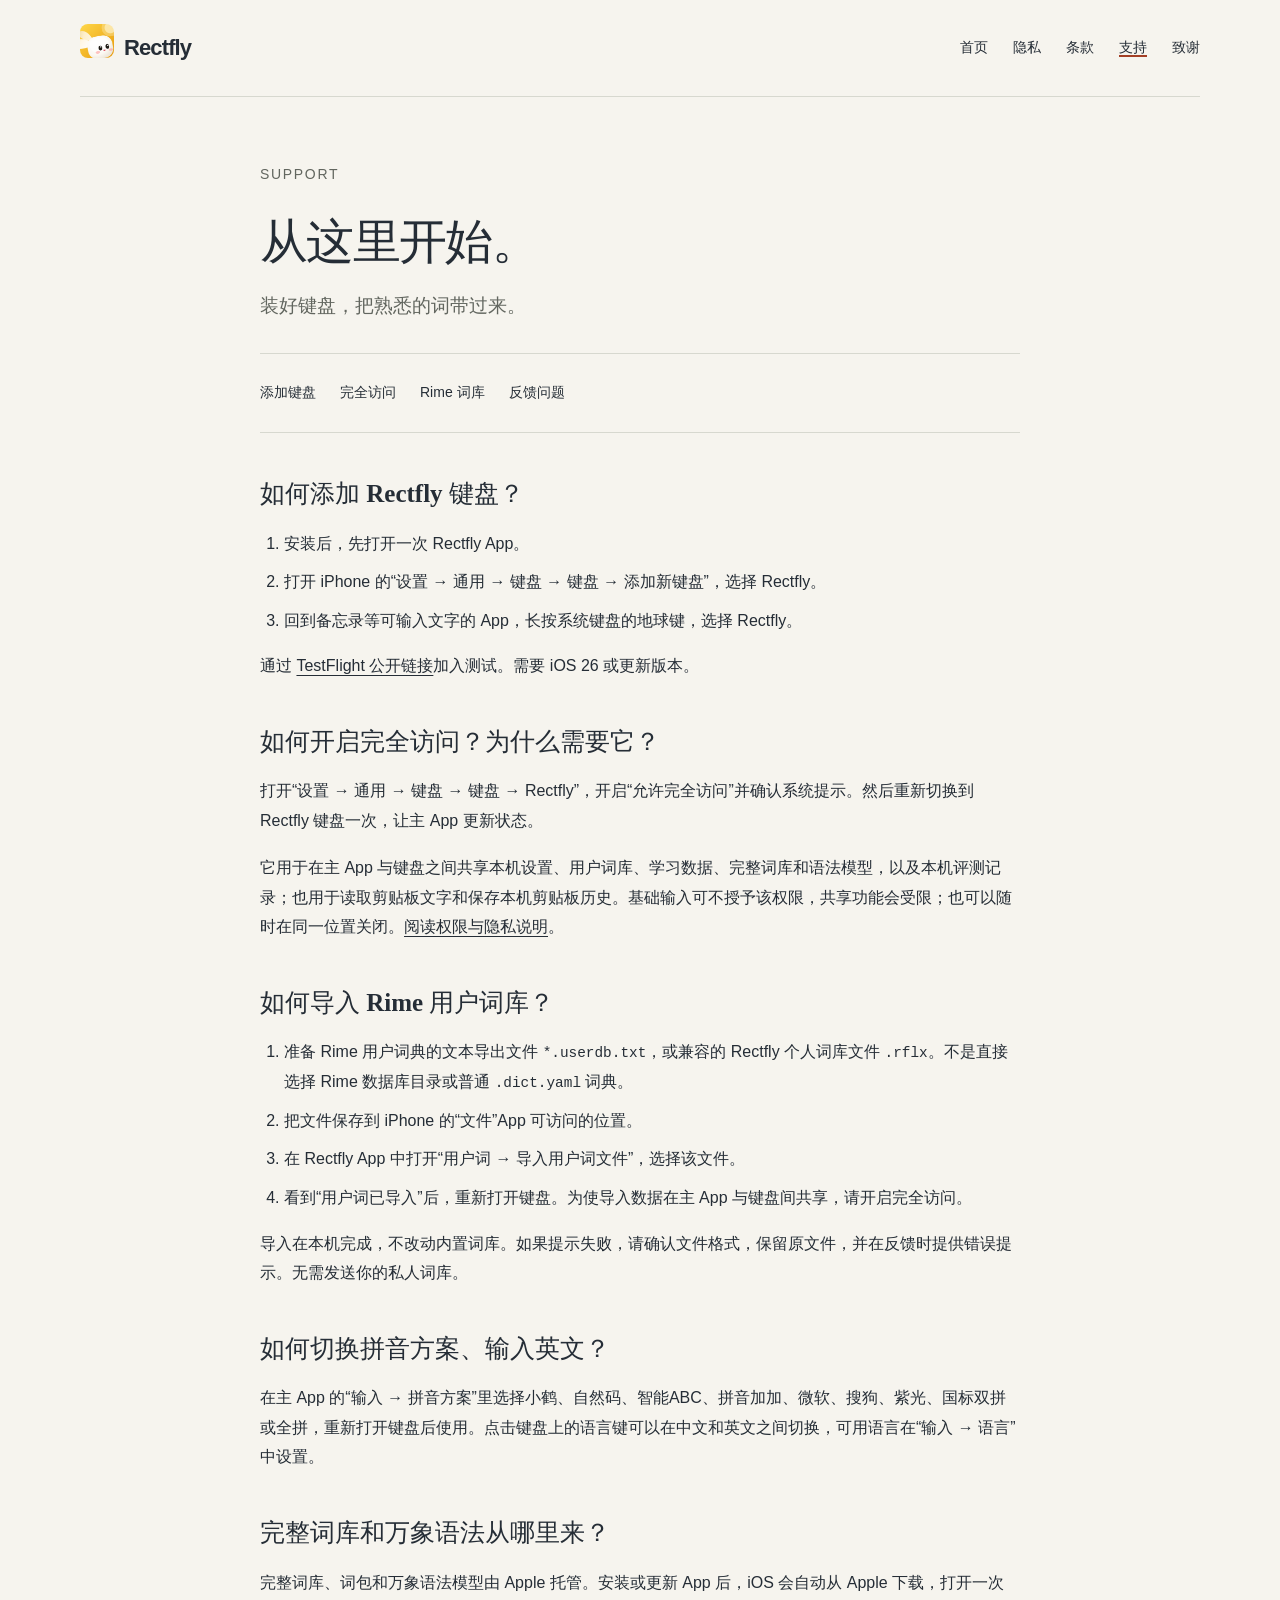
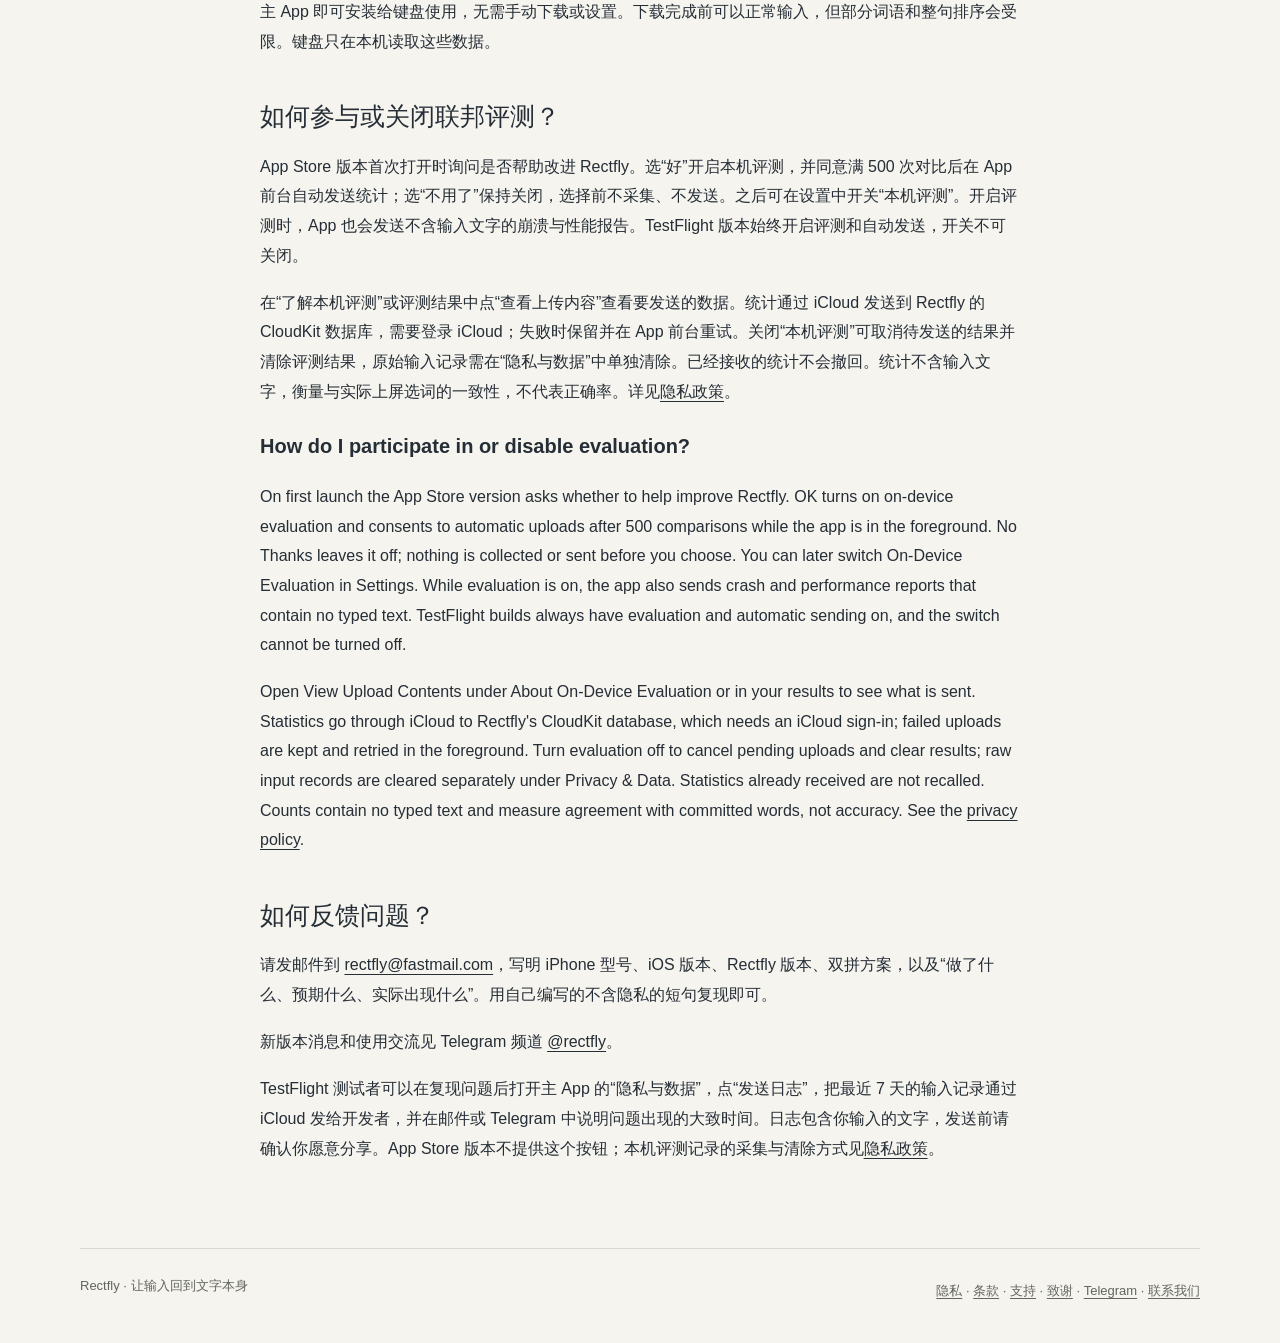
<file: support.html>
<!doctype html>
<html lang="zh-CN">
<head>
  <meta charset="utf-8">
  <meta name="viewport" content="width=device-width, initial-scale=1">
  <meta name="color-scheme" content="light dark">
  <meta name="description" content="添加 Rectfly 键盘、设置完全访问、导入 Rime 用户词库、联邦评测，以及反馈问题的操作说明。">
  <meta name="referrer" content="no-referrer">
  <title>支持与常见问题 — Rectfly</title>
  <link rel="icon" type="image/png" href="assets/app-icon.png" media="(prefers-color-scheme: light)">
  <link rel="icon" type="image/png" href="assets/app-icon-dark.png" media="(prefers-color-scheme: dark)">
  <link rel="apple-touch-icon" href="assets/app-icon.png">
  <link rel="stylesheet" href="styles.css">
</head>
<body>
  <a class="skip" href="#main">跳到正文</a>
  <div class="wrap">
    <header class="site-header">
      <a class="brand" href="index.html" aria-label="Rectfly 首页"><picture><source srcset="assets/app-icon-dark.png" media="(prefers-color-scheme: dark)"><img src="assets/app-icon.png" width="34" height="34" alt=""></picture>Rectfly</a>
      <nav aria-label="主导航"><a href="index.html">首页</a><a href="privacy.html">隐私</a><a href="terms.html">条款</a><a href="support.html" aria-current="page">支持</a><a href="attributions.html">致谢</a></nav>
    </header>
    <main id="main" tabindex="-1" class="document">
      <p class="eyebrow">SUPPORT</p>
      <h1>从这里开始。</h1>
      <p class="lead">装好键盘，把熟悉的词带过来。</p>
      <nav class="contents" aria-label="支持目录"><a href="#setup">添加键盘</a><a href="#full-access">完全访问</a><a href="#rime">Rime 词库</a><a href="#feedback">反馈问题</a></nav>
      <section id="setup"><h2>如何添加 Rectfly 键盘？</h2>
        <ol><li>安装后，先打开一次 Rectfly App。</li><li>打开 iPhone 的“设置 → 通用 → 键盘 → 键盘 → 添加新键盘”，选择 Rectfly。</li><li>回到备忘录等可输入文字的 App，长按系统键盘的地球键，选择 Rectfly。</li></ol>
        <p>通过 <a href="https://testflight.apple.com/join/un67VMZe">TestFlight 公开链接</a>加入测试。需要 iOS 26 或更新版本。</p>
      </section>
      <section id="full-access"><h2>如何开启完全访问？为什么需要它？</h2>
        <p>打开“设置 → 通用 → 键盘 → 键盘 → Rectfly”，开启“允许完全访问”并确认系统提示。然后重新切换到 Rectfly 键盘一次，让主 App 更新状态。</p>
        <p>它用于在主 App 与键盘之间共享本机设置、用户词库、学习数据、完整词库和语法模型，以及本机评测记录；也用于读取剪贴板文字和保存本机剪贴板历史。基础输入可不授予该权限，共享功能会受限；也可以随时在同一位置关闭。<a href="privacy.html#access">阅读权限与隐私说明</a>。</p>
      </section>
      <section id="rime"><h2>如何导入 Rime 用户词库？</h2>
        <ol><li>准备 Rime 用户词典的文本导出文件 <code>*.userdb.txt</code>，或兼容的 Rectfly 个人词库文件 <code>.rflx</code>。不是直接选择 Rime 数据库目录或普通 <code>.dict.yaml</code> 词典。</li><li>把文件保存到 iPhone 的“文件”App 可访问的位置。</li><li>在 Rectfly App 中打开“用户词 → 导入用户词文件”，选择该文件。</li><li>看到“用户词已导入”后，重新打开键盘。为使导入数据在主 App 与键盘间共享，请开启完全访问。</li></ol>
        <p>导入在本机完成，不改动内置词库。如果提示失败，请确认文件格式，保留原文件，并在反馈时提供错误提示。无需发送你的私人词库。</p>
      </section>
      <section id="preferences"><h2>如何切换拼音方案、输入英文？</h2><p>在主 App 的“输入 → 拼音方案”里选择小鹤、自然码、智能ABC、拼音加加、微软、搜狗、紫光、国标双拼或全拼，重新打开键盘后使用。点击键盘上的语言键可以在中文和英文之间切换，可用语言在“输入 → 语言”中设置。</p></section>
      <section id="grammar"><h2>完整词库和万象语法从哪里来？</h2><p>完整词库、词包和万象语法模型由 Apple 托管。安装或更新 App 后，iOS 会自动从 Apple 下载，打开一次主 App 即可安装给键盘使用，无需手动下载或设置。下载完成前可以正常输入，但部分词语和整句排序会受限。键盘只在本机读取这些数据。</p></section>
      <section id="evaluation"><h2>如何参与或关闭联邦评测？</h2>
        <p>App Store 版本首次打开时询问是否帮助改进 Rectfly。选“好”开启本机评测，并同意满 500 次对比后在 App 前台自动发送统计；选“不用了”保持关闭，选择前不采集、不发送。之后可在设置中开关“本机评测”。开启评测时，App 也会发送不含输入文字的崩溃与性能报告。TestFlight 版本始终开启评测和自动发送，开关不可关闭。</p>
        <p>在“了解本机评测”或评测结果中点“查看上传内容”查看要发送的数据。统计通过 iCloud 发送到 Rectfly 的 CloudKit 数据库，需要登录 iCloud；失败时保留并在 App 前台重试。关闭“本机评测”可取消待发送的结果并清除评测结果，原始输入记录需在“隐私与数据”中单独清除。已经接收的统计不会撤回。统计不含输入文字，衡量与实际上屏选词的一致性，不代表正确率。详见<a href="privacy.html#evaluation">隐私政策</a>。</p>
        <div lang="en"><h3>How do I participate in or disable evaluation?</h3><p>On first launch the App Store version asks whether to help improve Rectfly. OK turns on on-device evaluation and consents to automatic uploads after 500 comparisons while the app is in the foreground. No Thanks leaves it off; nothing is collected or sent before you choose. You can later switch On-Device Evaluation in Settings. While evaluation is on, the app also sends crash and performance reports that contain no typed text. TestFlight builds always have evaluation and automatic sending on, and the switch cannot be turned off.</p><p>Open View Upload Contents under About On-Device Evaluation or in your results to see what is sent. Statistics go through iCloud to Rectfly's CloudKit database, which needs an iCloud sign-in; failed uploads are kept and retried in the foreground. Turn evaluation off to cancel pending uploads and clear results; raw input records are cleared separately under Privacy &amp; Data. Statistics already received are not recalled. Counts contain no typed text and measure agreement with committed words, not accuracy. See the <a href="privacy.html#english">privacy policy</a>.</p></div>
      </section>
      <section id="feedback"><h2>如何反馈问题？</h2>
        <p>请发邮件到 <a href="mailto:rectfly@fastmail.com">rectfly@fastmail.com</a>，写明 iPhone 型号、iOS 版本、Rectfly 版本、双拼方案，以及“做了什么、预期什么、实际出现什么”。用自己编写的不含隐私的短句复现即可。</p>
        <p>新版本消息和使用交流见 Telegram 频道 <a href="https://t.me/rectfly">@rectfly</a>。</p>
        <p>TestFlight 测试者可以在复现问题后打开主 App 的“隐私与数据”，点“发送日志”，把最近 7 天的输入记录通过 iCloud 发给开发者，并在邮件或 Telegram 中说明问题出现的大致时间。日志包含你输入的文字，发送前请确认你愿意分享。App Store 版本不提供这个按钮；本机评测记录的采集与清除方式见<a href="privacy.html#logs">隐私政策</a>。</p>
      </section>
    </main>
    <footer class="site-footer">
      <p>Rectfly · 让输入回到文字本身</p>
      <div><a href="privacy.html">隐私</a> · <a href="terms.html">条款</a> · <a href="support.html">支持</a> · <a href="attributions.html">致谢</a> · <a href="https://t.me/rectfly">Telegram</a> · <a href="mailto:rectfly@fastmail.com">联系我们</a></div>
    </footer>
  </div>
</body>
</html>
</file>
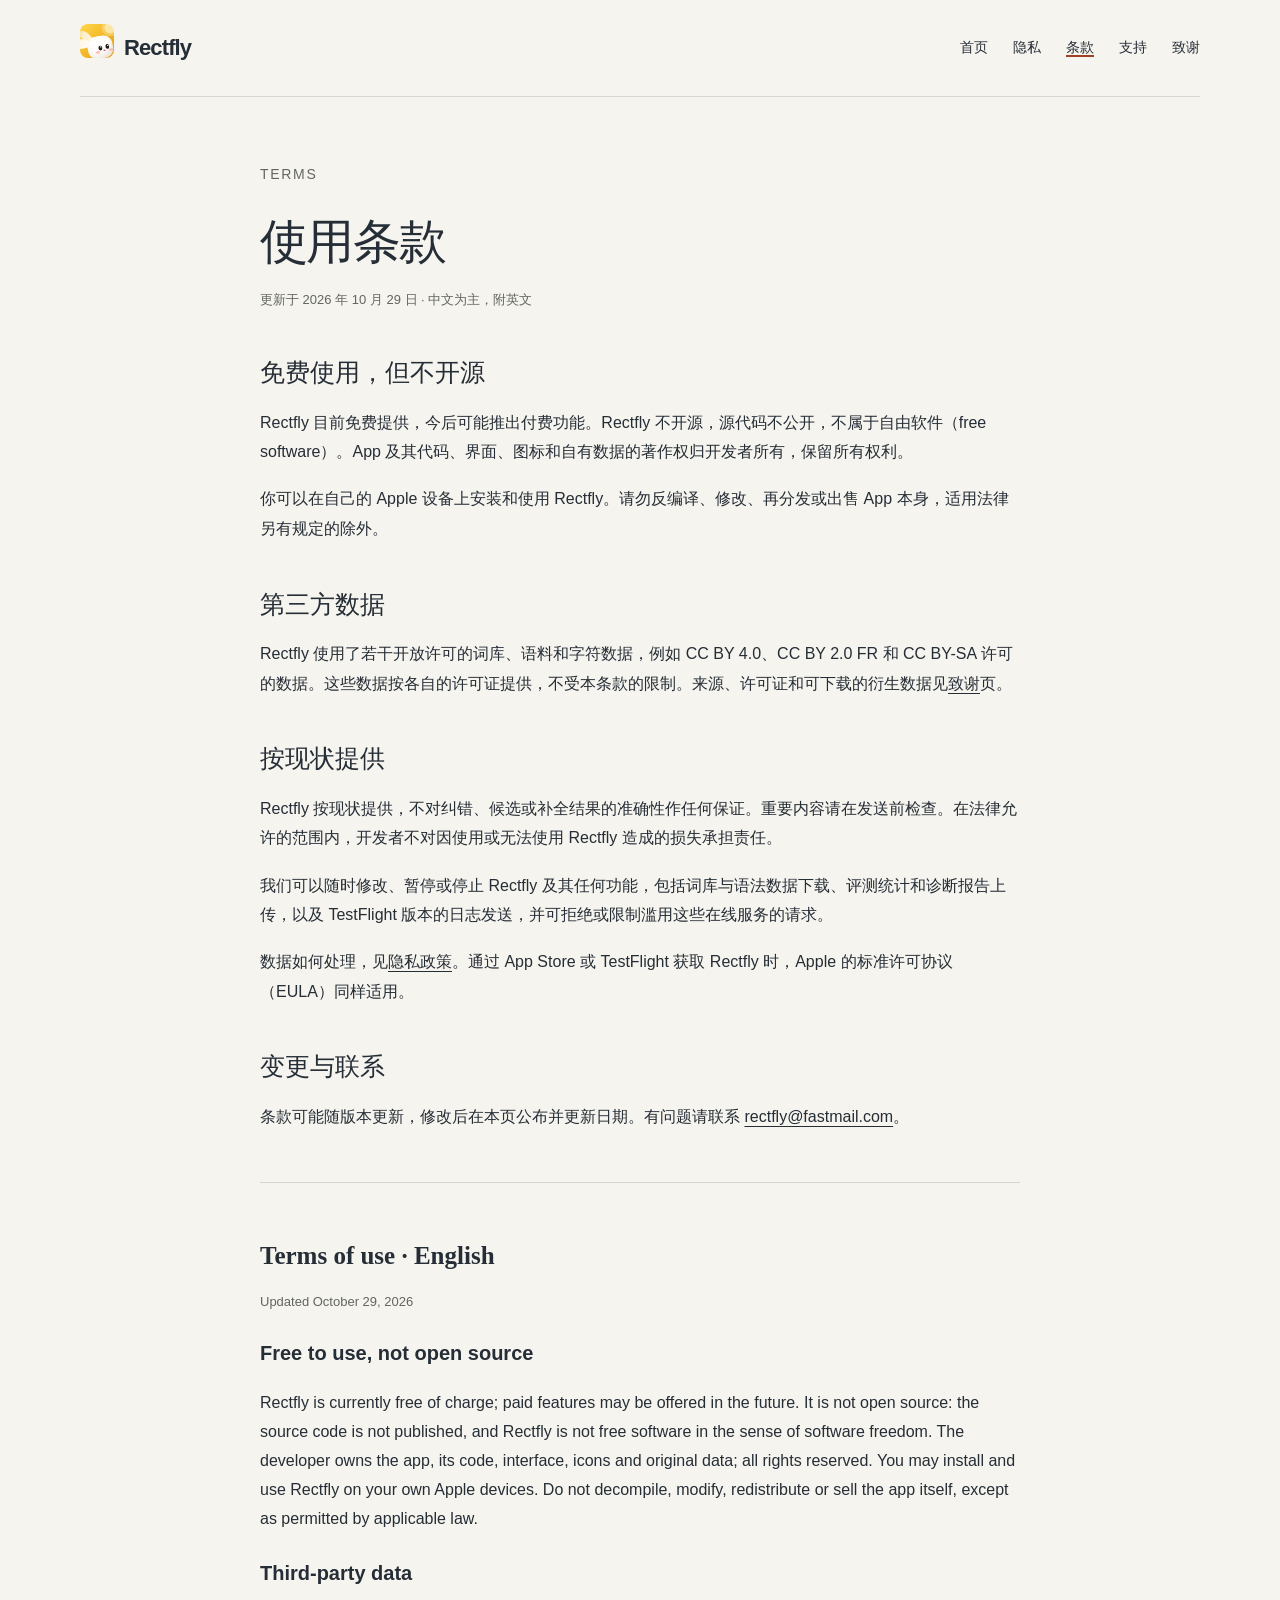
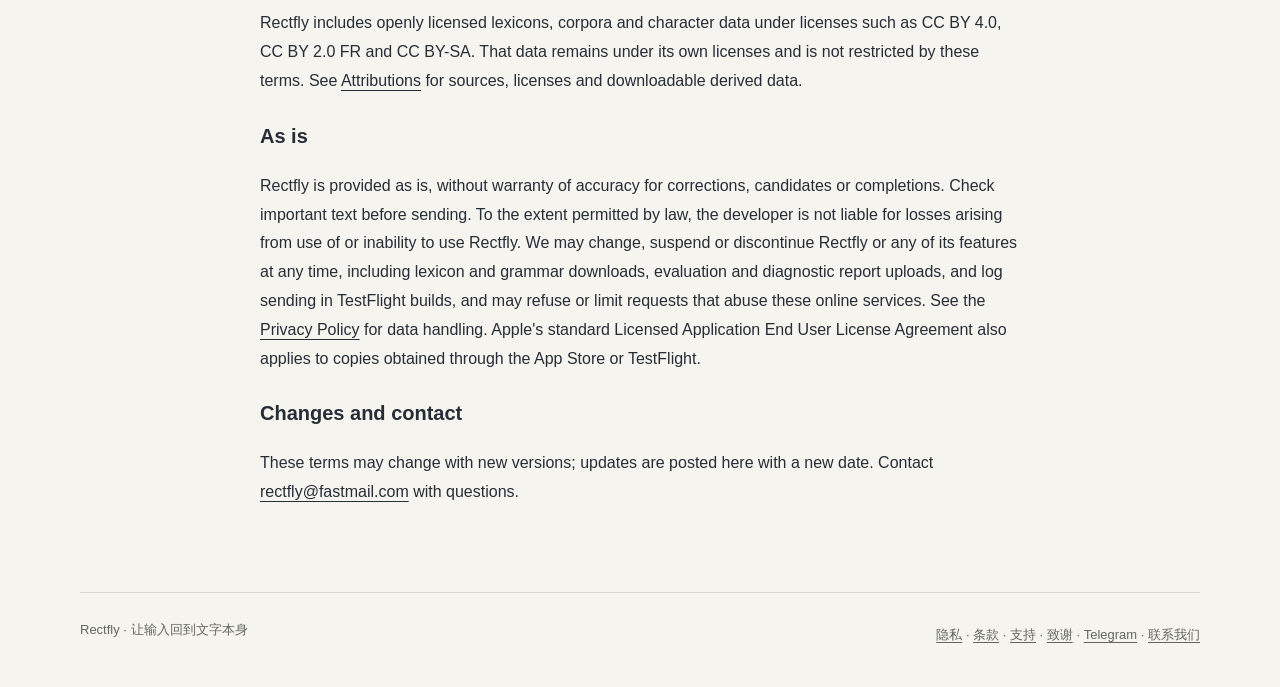
<file: terms.html>
<!doctype html>
<html lang="zh-CN">
<head>
  <meta charset="utf-8">
  <meta name="viewport" content="width=device-width, initial-scale=1">
  <meta name="color-scheme" content="light dark">
  <meta name="description" content="Rectfly 使用条款：免费提供、不开源、按现状提供。附英文。">
  <meta name="referrer" content="no-referrer">
  <title>使用条款 — Rectfly</title>
  <link rel="icon" type="image/png" href="assets/app-icon.png" media="(prefers-color-scheme: light)">
  <link rel="icon" type="image/png" href="assets/app-icon-dark.png" media="(prefers-color-scheme: dark)">
  <link rel="apple-touch-icon" href="assets/app-icon.png">
  <link rel="stylesheet" href="styles.css">
</head>
<body>
  <a class="skip" href="#main">跳到正文</a>
  <div class="wrap">
    <header class="site-header">
      <a class="brand" href="index.html" aria-label="Rectfly 首页"><picture><source srcset="assets/app-icon-dark.png" media="(prefers-color-scheme: dark)"><img src="assets/app-icon.png" width="34" height="34" alt=""></picture>Rectfly</a>
      <nav aria-label="主导航"><a href="index.html">首页</a><a href="privacy.html">隐私</a><a href="terms.html" aria-current="page">条款</a><a href="support.html">支持</a><a href="attributions.html">致谢</a></nav>
    </header>
    <main id="main" tabindex="-1" class="document">
      <p class="eyebrow">TERMS</p>
      <h1>使用条款</h1>
      <p class="meta">更新于 2026 年 10 月 29 日 · 中文为主，附英文</p>
      <section id="free"><h2>免费使用，但不开源</h2>
        <p>Rectfly 目前免费提供，今后可能推出付费功能。Rectfly 不开源，源代码不公开，不属于自由软件（free software）。App 及其代码、界面、图标和自有数据的著作权归开发者所有，保留所有权利。</p>
        <p>你可以在自己的 Apple 设备上安装和使用 Rectfly。请勿反编译、修改、再分发或出售 App 本身，适用法律另有规定的除外。</p>
      </section>
      <section id="third-party"><h2>第三方数据</h2>
        <p>Rectfly 使用了若干开放许可的词库、语料和字符数据，例如 CC BY 4.0、CC BY 2.0 FR 和 CC BY-SA 许可的数据。这些数据按各自的许可证提供，不受本条款的限制。来源、许可证和可下载的衍生数据见<a href="attributions.html">致谢</a>页。</p>
      </section>
      <section id="as-is"><h2>按现状提供</h2>
        <p>Rectfly 按现状提供，不对纠错、候选或补全结果的准确性作任何保证。重要内容请在发送前检查。在法律允许的范围内，开发者不对因使用或无法使用 Rectfly 造成的损失承担责任。</p>
        <p>我们可以随时修改、暂停或停止 Rectfly 及其任何功能，包括词库与语法数据下载、评测统计和诊断报告上传，以及 TestFlight 版本的日志发送，并可拒绝或限制滥用这些在线服务的请求。</p>
        <p>数据如何处理，见<a href="privacy.html">隐私政策</a>。通过 App Store 或 TestFlight 获取 Rectfly 时，Apple 的标准许可协议（EULA）同样适用。</p>
      </section>
      <section id="changes"><h2>变更与联系</h2>
        <p>条款可能随版本更新，修改后在本页公布并更新日期。有问题请联系 <a href="mailto:rectfly@fastmail.com">rectfly@fastmail.com</a>。</p>
      </section>
      <section class="english" id="english" lang="en" aria-labelledby="english-title">
        <h2 id="english-title">Terms of use · English</h2>
        <p class="meta">Updated October 29, 2026</p>
        <h3>Free to use, not open source</h3><p>Rectfly is currently free of charge; paid features may be offered in the future. It is not open source: the source code is not published, and Rectfly is not free software in the sense of software freedom. The developer owns the app, its code, interface, icons and original data; all rights reserved. You may install and use Rectfly on your own Apple devices. Do not decompile, modify, redistribute or sell the app itself, except as permitted by applicable law.</p>
        <h3>Third-party data</h3><p>Rectfly includes openly licensed lexicons, corpora and character data under licenses such as CC BY 4.0, CC BY 2.0 FR and CC BY-SA. That data remains under its own licenses and is not restricted by these terms. See <a href="attributions.html">Attributions</a> for sources, licenses and downloadable derived data.</p>
        <h3>As is</h3><p>Rectfly is provided as is, without warranty of accuracy for corrections, candidates or completions. Check important text before sending. To the extent permitted by law, the developer is not liable for losses arising from use of or inability to use Rectfly. We may change, suspend or discontinue Rectfly or any of its features at any time, including lexicon and grammar downloads, evaluation and diagnostic report uploads, and log sending in TestFlight builds, and may refuse or limit requests that abuse these online services. See the <a href="privacy.html">Privacy Policy</a> for data handling. Apple's standard Licensed Application End User License Agreement also applies to copies obtained through the App Store or TestFlight.</p>
        <h3>Changes and contact</h3><p>These terms may change with new versions; updates are posted here with a new date. Contact <a href="mailto:rectfly@fastmail.com">rectfly@fastmail.com</a> with questions.</p>
      </section>
    </main>
    <footer class="site-footer">
      <p>Rectfly · 让输入回到文字本身</p>
      <div><a href="privacy.html">隐私</a> · <a href="terms.html">条款</a> · <a href="support.html">支持</a> · <a href="attributions.html">致谢</a> · <a href="https://t.me/rectfly">Telegram</a> · <a href="mailto:rectfly@fastmail.com">联系我们</a></div>
    </footer>
  </div>
</body>
</html>
</file>
<file: home.css>
@font-face {
  font-family: "Instrument Serif"; font-style: normal; font-weight: 400; font-display: swap;
  src: url(assets/fonts/InstrumentSerif-Regular.woff2) format("woff2");
  unicode-range: U+0000-00FF, U+0131, U+0152-0153, U+02BB-02BC, U+02C6, U+02DA, U+02DC, U+0304, U+0308, U+0329, U+2000-206F, U+20AC, U+2122, U+2191, U+2193, U+2212, U+2215, U+FEFF, U+FFFD;
}
@font-face {
  font-family: "JetBrains Mono"; font-style: normal; font-weight: 100 800; font-display: swap;
  src: url(assets/fonts/JetBrainsMono.woff2) format("woff2");
  unicode-range: U+0000-00FF, U+0131, U+0152-0153, U+02BB-02BC, U+02C6, U+02DA, U+02DC, U+0304, U+0308, U+0329, U+2000-206F, U+20AC, U+2122, U+2191, U+2193, U+2212, U+2215, U+FEFF, U+FFFD;
}
:root {
  color-scheme: light dark;
  --gold: #f7bf2f;
  --gold-hot: #ffdc55;
  --coral: #ff7a59;
  --serif: "Songti SC", "STSong", serif;
  --latin: "Instrument Serif", "Songti SC", serif;
  --mono: "JetBrains Mono", ui-monospace, "SF Mono", monospace;
  --sans: -apple-system, BlinkMacSystemFont, "PingFang SC", "Hiragino Sans GB", sans-serif;
  --ease: cubic-bezier(.2, .8, .2, 1);
  --spring: cubic-bezier(.34, 1.56, .64, 1);
  /* Day: the sunny icon. */
  --bg: #fff6df;
  --glow-a: rgba(255, 196, 46, .42);
  --glow-b: rgba(255, 140, 70, .16);
  --fg: #2b2114;
  --fg-soft: #5d4b31;
  --dim: #8d7a5c;
  --line: rgba(43, 33, 20, .12);
  --accent-text: #c77800;
  --header-bg: rgba(255, 246, 223, .75);
  --phone-a: #4a3820; --phone-b: #20180d;
  --phone-glow: rgba(247, 160, 20, .35);
  --band: rgba(247, 191, 47, .14);
  --stage-a: #fffdf6; --stage-b: #fff1cc;
  --card-a: #fffdf7; --card-b: #fff4d6; --card-edge: #ecd29a; --card-text: #6b5a40;
  --grain: .05;
}
@media (prefers-color-scheme: dark) {
  :root {
    /* Night: the starry icon. */
    --bg: #0b0f1a;
    --glow-a: rgba(247, 191, 47, .14);
    --glow-b: rgba(80, 110, 190, .2);
    --fg: #f3eee3;
    --fg-soft: #c9cdd6;
    --dim: #8f97a8;
    --line: rgba(243, 238, 227, .12);
    --accent-text: var(--gold);
    --header-bg: rgba(11, 15, 26, .72);
    --phone-a: #2b3550; --phone-b: #121826;
    --phone-glow: rgba(247, 191, 47, .25);
    --band: rgba(247, 191, 47, .04);
    --stage-a: #1d2638; --stage-b: #0f1422;
    --card-a: #252f44; --card-b: #1b2333; --card-edge: #0e1420; --card-text: #b9bfcb;
    --grain: .07;
  }
}
* { box-sizing: border-box; }
html {
  scroll-behavior: smooth;
  background:
    radial-gradient(1200px 700px at 85% -10%, var(--glow-a), transparent 60%),
    radial-gradient(900px 600px at -10% 30%, var(--glow-b), transparent 60%),
    var(--bg);
}
body {
  margin: 0; color: var(--fg); font-family: var(--sans); line-height: 1.8;
  overflow-x: hidden; font-synthesis: none; -webkit-font-smoothing: antialiased;
}
a { color: inherit; text-underline-offset: .25em; }
a:focus-visible { outline: 2px solid var(--gold); outline-offset: 4px; border-radius: 4px; }
::selection { background: var(--gold); color: #2b2114; }
.skip { position: absolute; top: -100px; left: 16px; padding: 8px 16px; background: var(--gold); color: #2b2114; z-index: 20; }
.skip:focus { top: 8px; }

.grain { opacity: calc(var(--grain) / .07); position: fixed; inset: 0; width: 100%; height: 100%; pointer-events: none; z-index: 30; mix-blend-mode: overlay; }
#taps { position: fixed; inset: 0; width: 100%; height: 100%; pointer-events: none; z-index: 25; }

.top {
  position: fixed; top: 0; left: 0; right: 0; z-index: 10;
  display: flex; justify-content: space-between; align-items: center;
  padding: 18px clamp(16px, 4vw, 48px);
  transition: background .4s var(--ease), backdrop-filter .4s;
}
.top.scrolled { background: var(--header-bg); backdrop-filter: blur(14px) saturate(1.4); -webkit-backdrop-filter: blur(14px) saturate(1.4); border-bottom: 1px solid var(--line); }
.brand { display: inline-flex; align-items: center; gap: 10px; font-family: var(--latin); font-size: 26px; letter-spacing: -.01em; text-decoration: none; }
.brand img { border-radius: 8px; box-shadow: 0 0 0 1px var(--line); }
.top nav { display: flex; gap: clamp(12px, 2.5vw, 28px); font-size: 14px; }
.top nav a { text-decoration: none; color: var(--dim); transition: color .2s; }
.top nav a:hover { color: var(--fg); }

main { width: min(1200px, calc(100% - 32px)); margin-inline: auto; }

/* Reveal: everything enters once, staggered by --d. */
.reveal { opacity: 0; transform: translateY(28px); filter: blur(6px); transition: opacity .9s var(--ease), transform .9s var(--ease), filter .9s var(--ease); transition-delay: calc(var(--d, 0) * 110ms); }
.reveal.in { opacity: 1; transform: none; filter: none; }

/* Hero */
.hero { min-height: 100svh; display: grid; grid-template-columns: 1.05fr .95fr; gap: clamp(32px, 6vw, 88px); align-items: center; padding-block: 120px 60px; }
.kicker { font-family: var(--mono); font-size: 13px; letter-spacing: .14em; color: var(--accent-text); margin: 0 0 28px; }
h1 { font-family: var(--serif); font-weight: 900; font-size: clamp(56px, 9vw, 128px); line-height: 1.02; letter-spacing: -.04em; margin: 0 0 32px; }
h1 .line { display: block; }
.accent-line {
  background: linear-gradient(100deg, var(--gold) 0%, var(--gold-hot) 35%, var(--coral) 70%, var(--gold) 100%);
  background-size: 250% 100%; -webkit-background-clip: text; background-clip: text; color: transparent;
  animation: sheen 6s linear infinite;
}
@keyframes sheen { to { background-position: -250% 0; } }
.lede { font-size: clamp(17px, 1.5vw, 19px); color: var(--fg-soft); max-width: 30em; margin: 0 0 40px; }
.cta-row { display: flex; align-items: center; gap: 28px; flex-wrap: wrap; }
.ghost { color: var(--dim); text-decoration: none; transition: color .2s; }
.ghost:hover { color: var(--fg); }

/* A button that is a key: it presses down. */
.keycap-btn { --h: 7px; display: inline-block; text-decoration: none; padding-bottom: var(--h); border-radius: 16px; background: #b07a1c; transition: padding .12s var(--ease), transform .12s var(--ease); }
.keycap-btn .cap { display: block; padding: 16px 28px; border-radius: 16px; background: linear-gradient(180deg, var(--gold-hot), var(--gold)); color: #2b2114; font-weight: 700; font-size: 17px; box-shadow: inset 0 1px 0 rgba(255,255,255,.55), 0 18px 40px -12px rgba(247,191,47,.55); transition: box-shadow .3s; }
.keycap-btn:hover .cap { box-shadow: inset 0 1px 0 rgba(255,255,255,.55), 0 24px 60px -10px rgba(247,191,47,.8); }
.keycap-btn:active { padding-bottom: 1px; transform: translateY(calc(var(--h) - 1px)); }
.keycap-btn.big .cap { padding: 22px 44px; font-size: 21px; border-radius: 20px; }
.keycap-btn.big { border-radius: 20px; --h: 9px; }

/* Demo phone */
.demo { margin: 0; justify-self: center; width: min(420px, 100%); }
.phone {
  position: relative; border-radius: 42px; padding: 14px; background: linear-gradient(160deg, var(--phone-a), var(--phone-b));
  box-shadow: 0 0 0 1px rgba(255,255,255,.08), 0 60px 120px -30px rgba(0,0,0,.8), 0 0 120px -20px var(--phone-glow);
  transform: perspective(1400px) rotateY(-8deg) rotateX(4deg); transition: transform .8s var(--ease);
}
.demo:hover .phone { transform: perspective(1400px) rotateY(0) rotateX(0); }
.sheet { position: relative; min-height: 132px; border-radius: 30px 30px 14px 14px; background: #f6f2e8; color: #1b2333; padding: 26px 24px; font-family: var(--serif); font-weight: 600; font-size: 25px; line-height: 1.5; }
.sheet-text { display: inline; margin: 0; }
.sheet-text .ch { display: inline-block; animation: rise .5s var(--spring) both; }
@keyframes rise { from { opacity: 0; transform: translateY(18px) scale(.6); } }
.caret { display: inline-block; width: 2px; height: 1.1em; background: var(--gold); vertical-align: -0.15em; margin-left: 2px; animation: blink 1s steps(1) infinite; }
@keyframes blink { 50% { opacity: 0; } }
.kb {
  margin-top: 10px; border-radius: 34px; padding: 8px 6px 4px; color: #111; position: relative;
  background: linear-gradient(180deg, rgba(236, 236, 242, .92), rgba(224, 225, 233, .92));
  box-shadow: inset 0 1px 0 rgba(255,255,255,.9), inset 0 0 0 1px rgba(255,255,255,.4);
  backdrop-filter: blur(20px) saturate(1.6); -webkit-backdrop-filter: blur(20px) saturate(1.6);
}
.comp { height: 20px; padding: 0 14px; font-family: var(--mono); font-size: 13px; color: #4a5060; letter-spacing: .02em; }
.comp .fix { color: #d98a00; font-weight: 600; }
.cands { position: relative; height: 40px; display: flex; align-items: center; gap: 24px; padding: 0 40px 0 14px; font-size: 20px; overflow: hidden; white-space: nowrap; }
.cands .ph { color: #8b919c; font-size: 14px; }
.cands .more { position: absolute; right: 12px; font-weight: 400; font-size: 20px; color: #333; top: 2px; }
.cands .top1 { font-weight: 600; animation: pop .35s var(--spring); }
@keyframes pop { from { transform: scale(.7); opacity: 0; } }
.cands .pressed { background: #fff; border-radius: 12px; padding: 2px 10px; margin: 0 -10px; box-shadow: 0 1px 3px rgba(0,0,0,.08); }
.rows { display: grid; gap: 10px; padding: 6px 0 0; }
.row { display: flex; justify-content: center; gap: 5px; }
.key { position: relative; flex: 0 0 calc((100% - 45px) / 10); height: 44px; display: grid; place-items: center; border-radius: 11px; background: #fff; font-size: 20px; font-weight: 400; box-shadow: 0 1px 1px rgba(0,0,0,.06); transition: background .15s, transform .15s; }
.key.wide { flex-basis: calc((100% - 45px) / 10 * 1.4); font-size: 15px; }
.key.ret { font-size: 20px; }
.key.space { flex: 1 1 auto; }
.key.hit { background: #e4e6ec; transform: scale(.96); }
.key.miss { background: #ffe7a8; }
.key .ico { width: 22px; height: 22px; fill: none; stroke: currentColor; stroke-width: 1.7; stroke-linecap: round; }
.sys { display: flex; justify-content: space-between; padding: 12px 18px 8px; }
.sys svg { width: 24px; height: 24px; fill: none; stroke: #333; stroke-width: 1.6; stroke-linecap: round; }
@media (prefers-color-scheme: dark) {
  .kb { color: #f2f2f5; background: linear-gradient(180deg, rgba(58, 58, 66, .9), rgba(40, 40, 47, .92)); box-shadow: inset 0 1px 0 rgba(255,255,255,.12); }
  .key { background: rgba(255, 255, 255, .2); box-shadow: none; }
  .key.hit { background: rgba(255, 255, 255, .32); }
  .key.miss { background: rgba(247, 191, 47, .55); }
  .comp { color: #c4c7d0; }
  .comp .fix { color: var(--gold); }
  .cands .more, .cands .ph { color: #c4c7d0; }
  .cands .pressed { background: rgba(255,255,255,.22); }
  .sys svg { stroke: #e8e8ee; }
}
.dot { position: absolute; width: 14px; height: 14px; margin: -7px 0 0 -7px; border-radius: 50%; background: radial-gradient(circle, rgba(255,122,89,.95) 0 35%, rgba(255,122,89,.0) 70%); pointer-events: none; animation: dot 900ms var(--ease) forwards; z-index: 2; }
.dot.ok { background: radial-gradient(circle, rgba(60,130,255,.85) 0 35%, rgba(60,130,255,0) 70%); }
.dot::after { content: ""; position: absolute; inset: -10px; border-radius: 50%; border: 2px solid currentColor; color: rgba(255,122,89,.8); animation: ring 700ms var(--ease) forwards; }
.dot.ok::after { color: rgba(60,130,255,.6); }
@keyframes dot { 0% { transform: scale(.4); } 20% { transform: scale(1.2); } 100% { transform: scale(1); opacity: 0; } }
@keyframes ring { from { transform: scale(.3); opacity: 1; } to { transform: scale(1.8); opacity: 0; } }
.demo figcaption { margin-top: 22px; font-size: 13px; color: var(--dim); text-align: center; }

/* Marquee of codes */
.marquee { margin: 40px calc(50% - 50vw); padding: 26px 0; border-block: 1px solid var(--line); overflow: hidden; transform: rotate(-2deg); background: var(--band); }
.track { display: flex; gap: 44px; width: max-content; align-items: baseline; animation: slide 40s linear infinite; }
.track span { font-family: var(--mono); font-size: clamp(22px, 3vw, 34px); color: var(--dim); }
.track i { font-style: normal; font-family: var(--serif); font-weight: 900; font-size: clamp(30px, 4.4vw, 52px); color: var(--fg); }
@keyframes slide { to { transform: translateX(-50%); } }

/* Probability cloud */
.cloud-sec { display: grid; grid-template-columns: .8fr 1.2fr; gap: clamp(28px, 5vw, 72px); align-items: center; padding-block: clamp(90px, 14vw, 180px); }
h2 { font-family: var(--serif); font-weight: 900; font-size: clamp(40px, 5.6vw, 76px); line-height: 1.1; letter-spacing: -.035em; margin: 0 0 28px; }
h2 em { font-style: normal; color: var(--accent-text); }
.cloud-copy p { color: var(--fg-soft); font-size: 17px; max-width: 26em; }
.cloud-stage { position: relative; aspect-ratio: 10 / 4.6; border-radius: 28px; background: radial-gradient(120% 120% at 50% 0%, var(--stage-a), var(--stage-b)); box-shadow: 0 0 0 1px var(--line), 0 40px 90px -30px rgba(40,25,0,.35); overflow: hidden; cursor: crosshair; }
#cloud { width: 100%; height: 100%; display: block; }

/* Offline */
.offline { padding-block: clamp(60px, 10vw, 140px); text-align: center; }
.split { font-size: clamp(38px, 11vw, 168px); white-space: nowrap; line-height: 1; margin-bottom: 56px; }
.split .c { display: inline-block; opacity: 0; transform: translateY(.6em) rotate(8deg); transition: opacity .7s var(--ease), transform .9s var(--spring); transition-delay: calc(var(--i) * 70ms); }
.split.in .c { opacity: 1; transform: none; }
.offline-grid { display: grid; grid-template-columns: 1fr 1fr; gap: 32px; max-width: 900px; margin-inline: auto; text-align: left; color: var(--fg-soft); font-size: 18px; }
.offline-grid a { color: var(--accent-text); text-decoration: none; }

/* Feature keycaps */
.caps { padding-block: clamp(60px, 10vw, 140px); }
.cap-grid { display: grid; grid-template-columns: repeat(4, 1fr); gap: 18px; perspective: 1200px; }
.feature-cap {
  --rx: 0deg; --ry: 0deg; position: relative; padding: 26px 22px 30px; border-radius: 22px;
  background: linear-gradient(180deg, var(--card-a), var(--card-b)); box-shadow: inset 0 1px 0 rgba(255,255,255,.08), 0 10px 0 var(--card-edge), 0 30px 50px -20px rgba(40,25,0,.35);
  transform: rotateX(var(--rx)) rotateY(var(--ry)); transition: transform .25s var(--ease), box-shadow .2s;
}
.feature-cap.in { transform: rotateX(var(--rx)) rotateY(var(--ry)); }
.feature-cap:hover { box-shadow: inset 0 1px 0 rgba(255,255,255,.12), 0 4px 0 var(--card-edge), 0 20px 50px -16px rgba(247,191,47,.35); translate: 0 6px; }
.legend { display: inline-block; font-family: var(--mono); font-size: 12px; letter-spacing: .1em; color: #2b2114; background: var(--gold); padding: 2px 10px; border-radius: 6px; margin-bottom: 20px; }
.feature-cap h3 { font-family: var(--serif); font-size: 22px; line-height: 1.4; margin: 0 0 10px; }
.feature-cap p { margin: 0; color: var(--card-text); font-size: 15px; }

/* Final */
.final { text-align: center; padding-block: clamp(90px, 14vw, 200px); }
.final h2 { margin-bottom: 48px; }
.fine { margin: 40px auto 0; max-width: 34em; color: var(--dim); font-size: 14px; }
.fine a { color: var(--accent-text); text-decoration: none; }

.foot { width: min(1200px, calc(100% - 32px)); margin: 0 auto; padding: 28px 0 40px; border-top: 1px solid var(--line); display: flex; justify-content: space-between; flex-wrap: wrap; gap: 8px 24px; color: var(--dim); font-size: 13px; }
.foot p { margin: 0; }
.foot a { text-decoration: none; }
.foot a:hover { color: var(--fg); }

@media (max-width: 900px) {
  .hero { grid-template-columns: 1fr; padding-top: 110px; min-height: auto; }
  .phone { transform: none; }
  .cloud-sec { grid-template-columns: 1fr; }
  .cap-grid { grid-template-columns: 1fr 1fr; }
  .offline-grid { grid-template-columns: 1fr; text-align: center; }
}
@media (max-width: 540px) {
  .key { height: 40px; font-size: 18px; }
  .top nav { gap: 12px; font-size: 13px; }
  .cap-grid { grid-template-columns: 1fr; }
  .sheet { font-size: 22px; min-height: 112px; }
  .foot { flex-direction: column; }
}
@media (prefers-reduced-motion: reduce) {
  *, *::before, *::after { animation: none !important; transition: none !important; }
  .reveal, .split .c { opacity: 1; transform: none; filter: none; }
}

/* Mascot, drawn from the app icon. */
.mascot { overflow: visible; }
.mascot .ear { fill: #ffe39a; opacity: .95; }
@media (prefers-color-scheme: dark) { .mascot .ear { fill: #f4ead2; } }
.mascot .body { fill: #fffdf7; filter: drop-shadow(0 6px 10px rgba(120, 70, 0, .25)); }
.mascot .eyes ellipse { fill: #1d1a14; }
.mascot .glint { fill: #fff; }
.mascot .blush { fill: #ffb9b5; opacity: .85; }
.mascot .mouth { fill: #e05263; }
.mascot .eyes { transition: transform .25s var(--ease); transform-box: fill-box; }
.mascot.blink .eyes { transform: scaleY(.1); transform-origin: center; }
.mascot .bob { animation: bob 3.2s ease-in-out infinite; transform-origin: 54px 90px; }
.mascot .ear-a { animation: ear 3.2s ease-in-out infinite; transform-box: fill-box; transform-origin: 100% 50%; }
.mascot .ear-b { animation: ear 3.2s ease-in-out -.4s infinite; transform-box: fill-box; transform-origin: 100% 50%; }
@keyframes bob { 50% { transform: translateY(-3px) rotate(-2deg); } }
@keyframes ear { 50% { rotate: 8deg; } }
.mascot.hop .bob { animation: hop .5s var(--spring); }
@keyframes hop { 30% { transform: translateY(-12px) rotate(6deg) scale(1.04, .96); } }
.perched { position: absolute; width: 128px; right: -46px; top: -86px; z-index: 3; }
.final-mascot { width: 180px; margin: 0 auto 8px; }
.final-mascot .mascot { width: 100%; }
@media (max-width: 540px) { .perched { width: 92px; right: -6px; top: -64px; } }

/* Sky: a slow sun by day, twinkling stars by night. */
.sky { position: absolute; inset: 0 0 auto 0; height: 100svh; pointer-events: none; overflow: hidden; z-index: -1; }
.sun { position: absolute; width: 46vmin; height: 46vmin; right: -10vmin; top: -14vmin; border-radius: 50%;
  background: radial-gradient(circle, #fff3c4 0 52%, rgba(255, 230, 150, .55) 53% 66%, transparent 67%);
  box-shadow: 0 0 120px 40px rgba(255, 210, 90, .35); animation: sun 9s ease-in-out infinite; }
@keyframes sun { 50% { transform: scale(1.05) translateY(10px); } }
.stars { display: none; position: absolute; inset: 0; }
.stars i { position: absolute; width: 3px; height: 3px; border-radius: 50%; background: #fff; opacity: .2; animation: twinkle var(--t, 3s) ease-in-out var(--dl, 0s) infinite; }
.stars i.big { width: 0; height: 0; background: none; }
.stars i.big::before { content: "✦"; position: absolute; transform: translate(-50%, -50%); color: #fff; font-size: 18px; }
@keyframes twinkle { 50% { opacity: .95; transform: scale(1.4); } }
@media (prefers-color-scheme: dark) {
  .sun { width: 30vmin; height: 30vmin; right: 6vmin; top: 6vmin; background: radial-gradient(circle, rgba(255, 236, 190, .14), transparent 65%); box-shadow: none; }
  .stars { display: block; }
  .mascot .body { filter: drop-shadow(0 0 18px rgba(255, 220, 140, .45)); }
}
</file>
<file: styles.css>
:root {
  color-scheme: light dark;
  --paper: #f6f4ee;
  --ink: #252d36;
  --muted: #62665f;
  --line: #d7d8cf;
  --accent: #a33f25;
  --panel: #eeede5;
  --key: #fffdf8;
  font-family: -apple-system, BlinkMacSystemFont, "PingFang SC", "Microsoft YaHei", sans-serif;
  background: var(--paper);
  color: var(--ink);
  font-synthesis: none;
}
* { box-sizing: border-box; }
body { margin: 0; line-height: 1.85; }
a { color: inherit; text-underline-offset: .22em; }
a:hover { color: var(--accent); }
a:focus-visible, summary:focus-visible { outline: 2px solid var(--accent); outline-offset: 5px; }
::selection { background: var(--ink); color: var(--paper); }
.wrap { width: min(1120px, calc(100% - 64px)); margin-inline: auto; }
.skip { position: absolute; top: -100px; left: 16px; padding: 8px 16px; background: var(--paper); z-index: 2; }
.skip:focus { top: 8px; }
.site-header { display: flex; justify-content: space-between; align-items: center; gap: 24px; padding-block: 24px; border-bottom: 1px solid var(--line); }
.brand { display: inline-flex; align-items: center; gap: 10px; font-size: 22px; font-weight: 650; letter-spacing: -.04em; text-decoration: none; }
.brand img { width: 34px; height: 34px; border-radius: 8px; }
nav { display: flex; flex-wrap: wrap; gap: 8px 25px; font-size: 14px; }
nav a { padding-block: 8px; text-decoration: none; }
nav a[aria-current="page"] { text-decoration: underline; text-decoration-color: var(--accent); text-decoration-thickness: 2px; }
h1, h2, h3, p { margin-top: 0; }
h1, h2 { font-family: "Songti SC", "STSong", "Noto Serif CJK SC", "SimSun", serif; font-weight: 600; }
h1 { font-size: clamp(40px, 5.3vw, 66px); line-height: 1.28; letter-spacing: -.035em; }
h2 { font-size: 30px; line-height: 1.5; }
h3 { font-size: 20px; line-height: 1.6; }
p { margin-bottom: 1.1em; }
.muted, .eyebrow, figcaption, .meta { color: var(--muted); }
.eyebrow { font-size: 14px; margin-bottom: 23px; letter-spacing: .12em; }
.hero { display: grid; grid-template-columns: 1.12fr 1fr; gap: 65px; align-items: center; padding-block: 90px 95px; }
.hero h1 { margin-bottom: 25px; }
.hero .intro { max-width: 31em; font-size: 18px; }
.actions { display: flex; align-items: center; flex-wrap: wrap; gap: 18px 24px; margin-top: 30px; }
.button { display: inline-flex; align-items: center; justify-content: center; padding: 12px 23px; background: var(--ink); color: var(--paper); text-decoration: none; font-weight: 600; border-radius: 3px; }
.button:hover { background: var(--accent); color: var(--paper); }
.arrow { margin-left: 17px; }
.keyboard-figure { margin: 0; min-width: 0; }
.typing-sheet { padding: 28px 28px 35px; background: var(--key); border: 1px solid var(--line); border-bottom: 0; }
.typing-label { font-size: 12px; color: var(--muted); margin-bottom: 30px; }
.typing-text { font-family: "Songti SC", "STSong", "SimSun", serif; font-size: clamp(27px, 3vw, 36px); letter-spacing: .02em; line-height: 1.8; margin: 0; }
.caret { display: inline-block; vertical-align: -.12em; height: 1em; border-left: 2px solid var(--accent); }
.keyboard { padding: 16px 10px 11px; background: #202b39; color: #fff; border-radius: 0 0 8px 8px; }
.candidates { display: flex; gap: 24px; padding: 0 12px 15px; font-size: 16px; }
.candidates span:first-child { color: #ffc1a4; }
.key-row { display: flex; justify-content: center; gap: 5px; margin-bottom: 6px; }
.key { display: grid; place-items: center; width: 9%; height: 36px; border-radius: 4px; background: #394555; font: 14px ui-monospace, monospace; }
.key.wide { width: 14%; background: #2b3646; }
.key.space { width: 46%; font-family: inherit; }
figcaption { font-size: 12px; margin-top: 12px; }
.statement { display: flex; justify-content: space-between; gap: 30px; padding-block: 27px; border-block: 1px solid var(--line); font-size: 15px; }
.statement p { margin: 0; }
.statement strong { font-weight: 600; }
.features { padding-block: 80px; }
.feature-heading { display: flex; justify-content: space-between; gap: 32px; align-items: baseline; margin-bottom: 35px; }
.feature-heading h2 { margin: 0; }
.feature-heading p { color: var(--muted); font-size: 14px; }
.feature-grid { display: grid; grid-template-columns: 1fr 1fr; gap: 36px 70px; }
.feature { padding-top: 22px; border-top: 1px solid var(--line); }
.feature h3 { margin-bottom: 12px; }
.feature p { color: var(--muted); margin-bottom: 0; }
.testflight { display: grid; grid-template-columns: 1fr 1fr; gap: 70px; border-top: 1px solid var(--line); padding-block: 45px 65px; scroll-margin-top: 30px; }
.testflight h2 { margin-bottom: 12px; }
.testflight p { margin-bottom: 0; }
.testflight .availability { font-size: 14px; color: var(--muted); }
.site-footer { display: flex; justify-content: space-between; gap: 20px; border-top: 1px solid var(--line); padding-block: 25px 35px; font-size: 13px; color: var(--muted); }
.site-footer p { margin: 0; }
.site-footer a { display: inline-block; padding-block: 5px; }
.document { max-width: 760px; margin: 65px auto 85px; }
.document h1 { font-size: clamp(36px, 5vw, 48px); margin-bottom: 16px; }
.document h2 { font-size: 25px; margin: 42px 0 16px; }
.document h3 { margin-top: 24px; }
.document .lead { font-size: 19px; color: var(--muted); }
.meta { font-size: 13px; }
.contents { display: flex; flex-wrap: wrap; gap: 8px 24px; border-block: 1px solid var(--line); padding-block: 18px; margin-block: 30px; font-size: 14px; }
section[id] { scroll-margin-top: 24px; }
.document ol, .document ul { padding-left: 1.5em; }
.document li { margin-block: 9px; }
.document code { font-family: ui-monospace, monospace; font-size: .9em; overflow-wrap: anywhere; }
.document .english { border-top: 1px solid var(--line); margin-top: 50px; padding-top: 12px; }
.english p, .english li { line-height: 1.8; }
.credits-list { margin: 32px 0; }
.credits-list article { padding-block: 24px; border-top: 1px solid var(--line); }
.credits-list h2 { margin: 0 0 10px; font-family: inherit; font-size: 20px; }
.credits-list p { margin-bottom: 10px; }
details { border-block: 1px solid var(--line); padding-block: 18px; margin-block: 28px; }
summary { cursor: pointer; font-weight: 600; }
pre { white-space: pre-wrap; overflow-wrap: anywhere; font: 13px/1.8 ui-monospace, monospace; padding-top: 20px; }
@media (prefers-color-scheme: dark) {
  :root { --paper: #181d23; --ink: #e9e7de; --muted: #b0b4b5; --line: #3c434b; --accent: #f2ac8e; --panel: #232a31; --key: #232a31; }
  .button:hover { color: #181d23; }
}
@media (max-width: 760px) {
  .wrap { width: calc(100% - 40px); }
  .site-header { align-items: flex-start; gap: 16px; padding-block: 20px; }
  .site-header nav { gap: 0 17px; justify-content: flex-end; max-width: 200px; }
  .hero { grid-template-columns: 1fr; gap: 45px; padding-block: 55px; }
  .hero h1 { font-size: clamp(40px, 9vw, 60px); }
  .hero .intro { font-size: 17px; }
  .keyboard-figure { max-width: 460px; width: 100%; margin-inline: auto; }
  .typing-text { font-size: 32px; }
  .statement { flex-direction: column; gap: 9px; padding-block: 22px; }
  .features { padding-block: 48px; }
  .feature-heading { display: block; margin-bottom: 26px; }
  .feature-heading p { margin: 10px 0 0; }
  .feature-grid { gap: 30px; grid-template-columns: 1fr; }
  .testflight { grid-template-columns: 1fr; gap: 22px; padding-block: 35px 45px; }
  .site-footer { flex-direction: column; gap: 6px; }
  .document { margin-block: 42px 55px; }
  .document .lead { font-size: 17px; }
}
</file>
